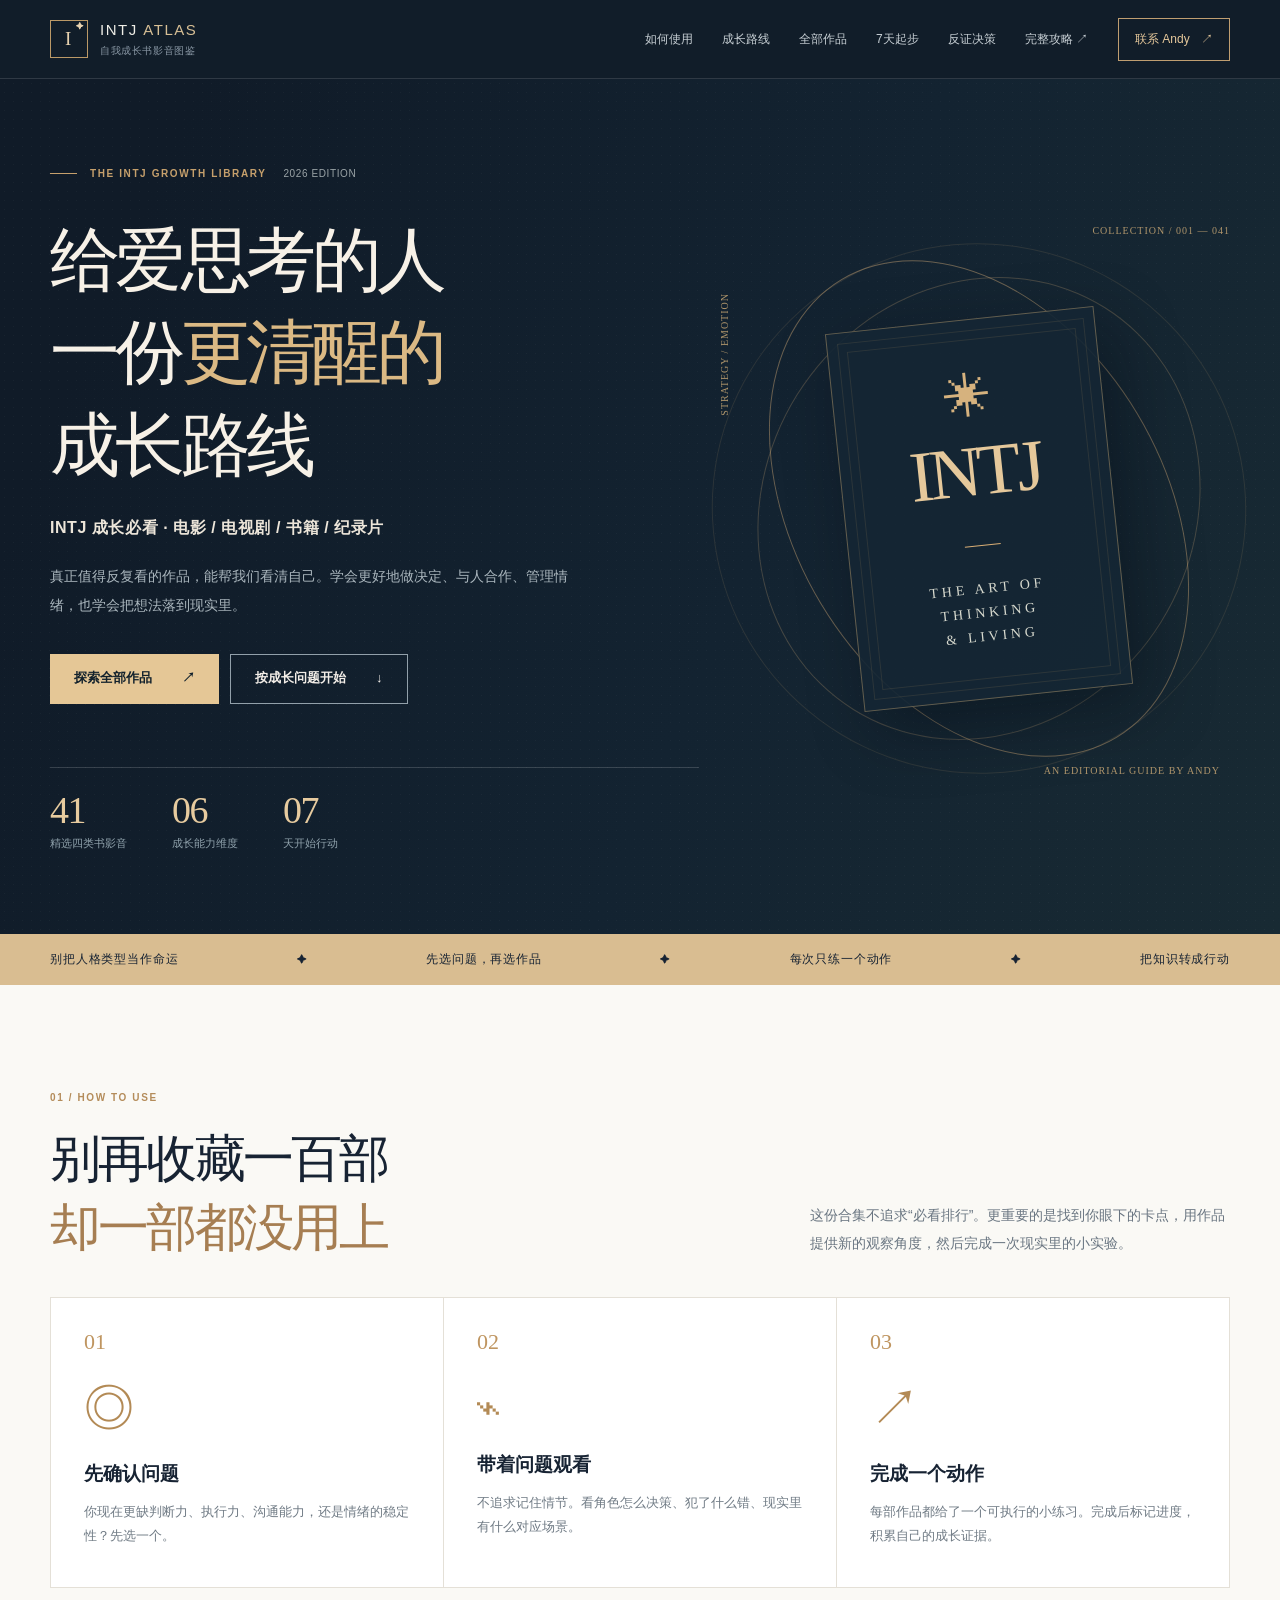
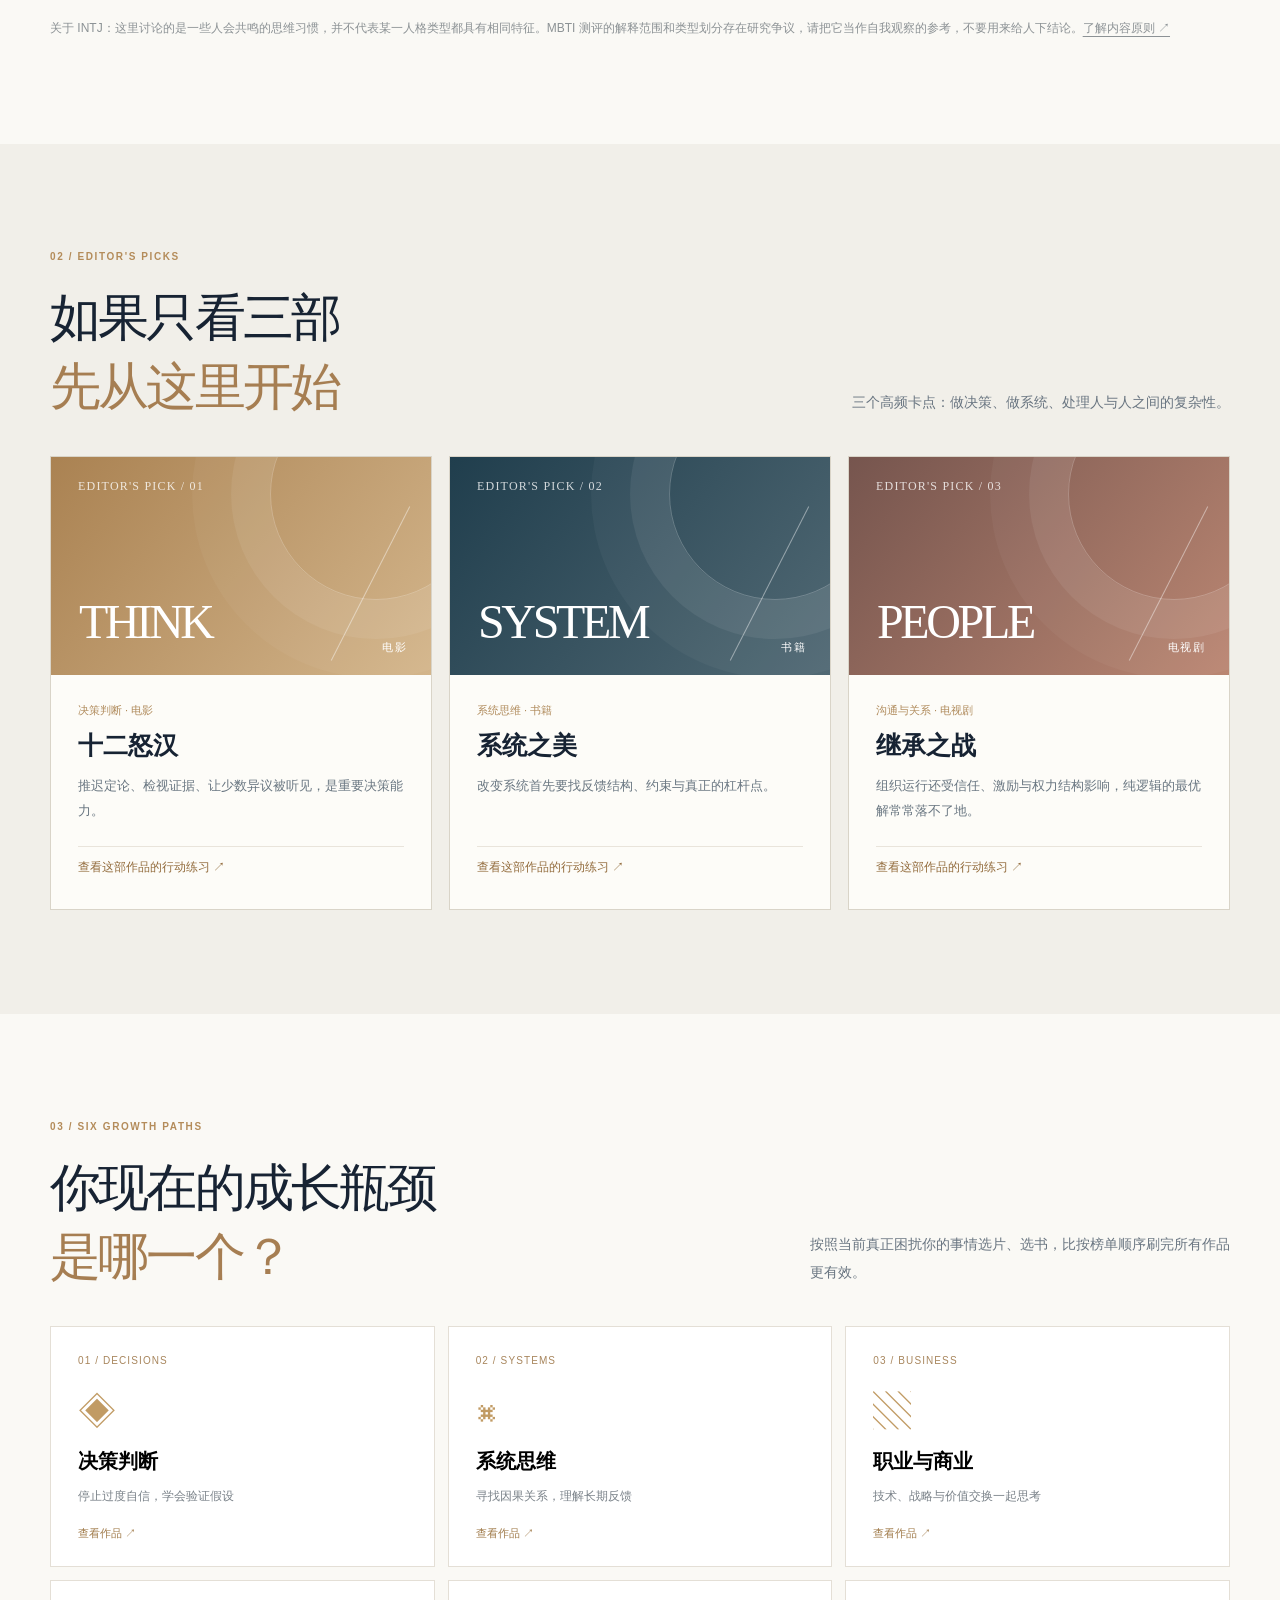
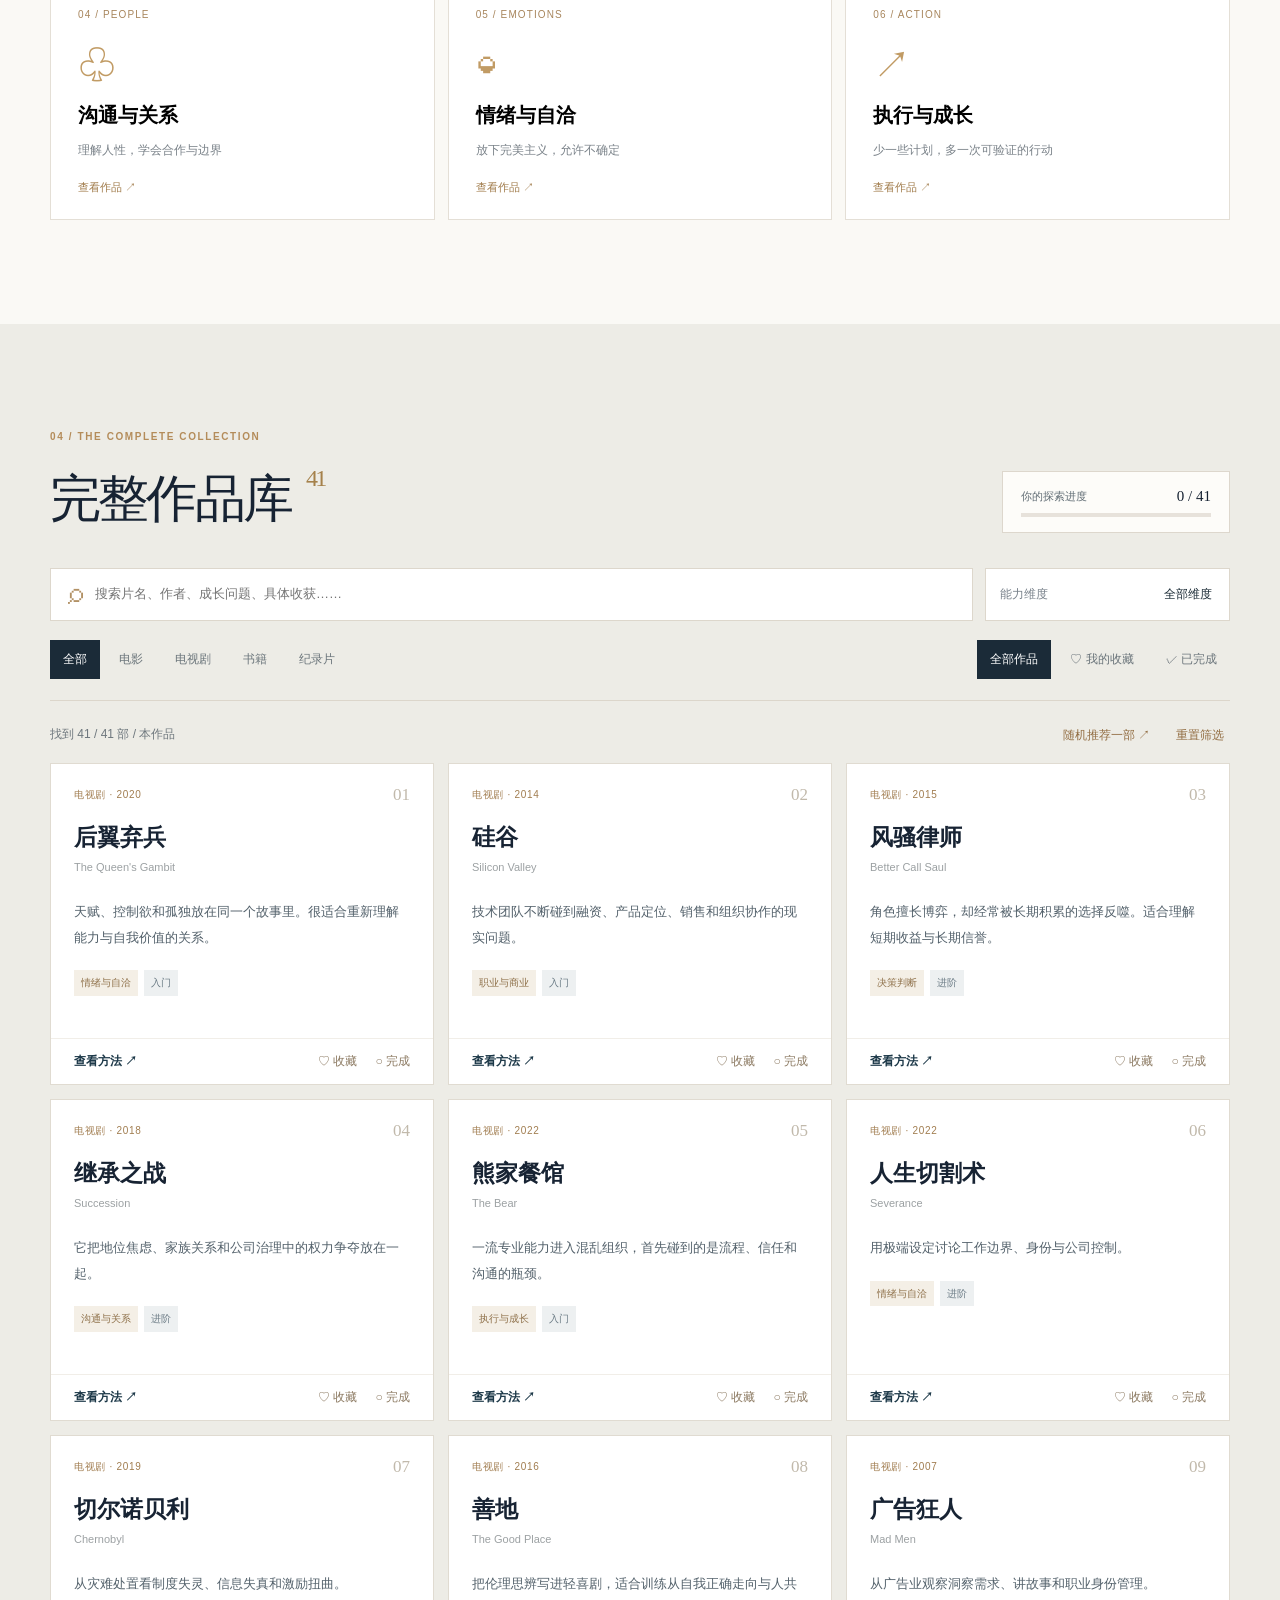
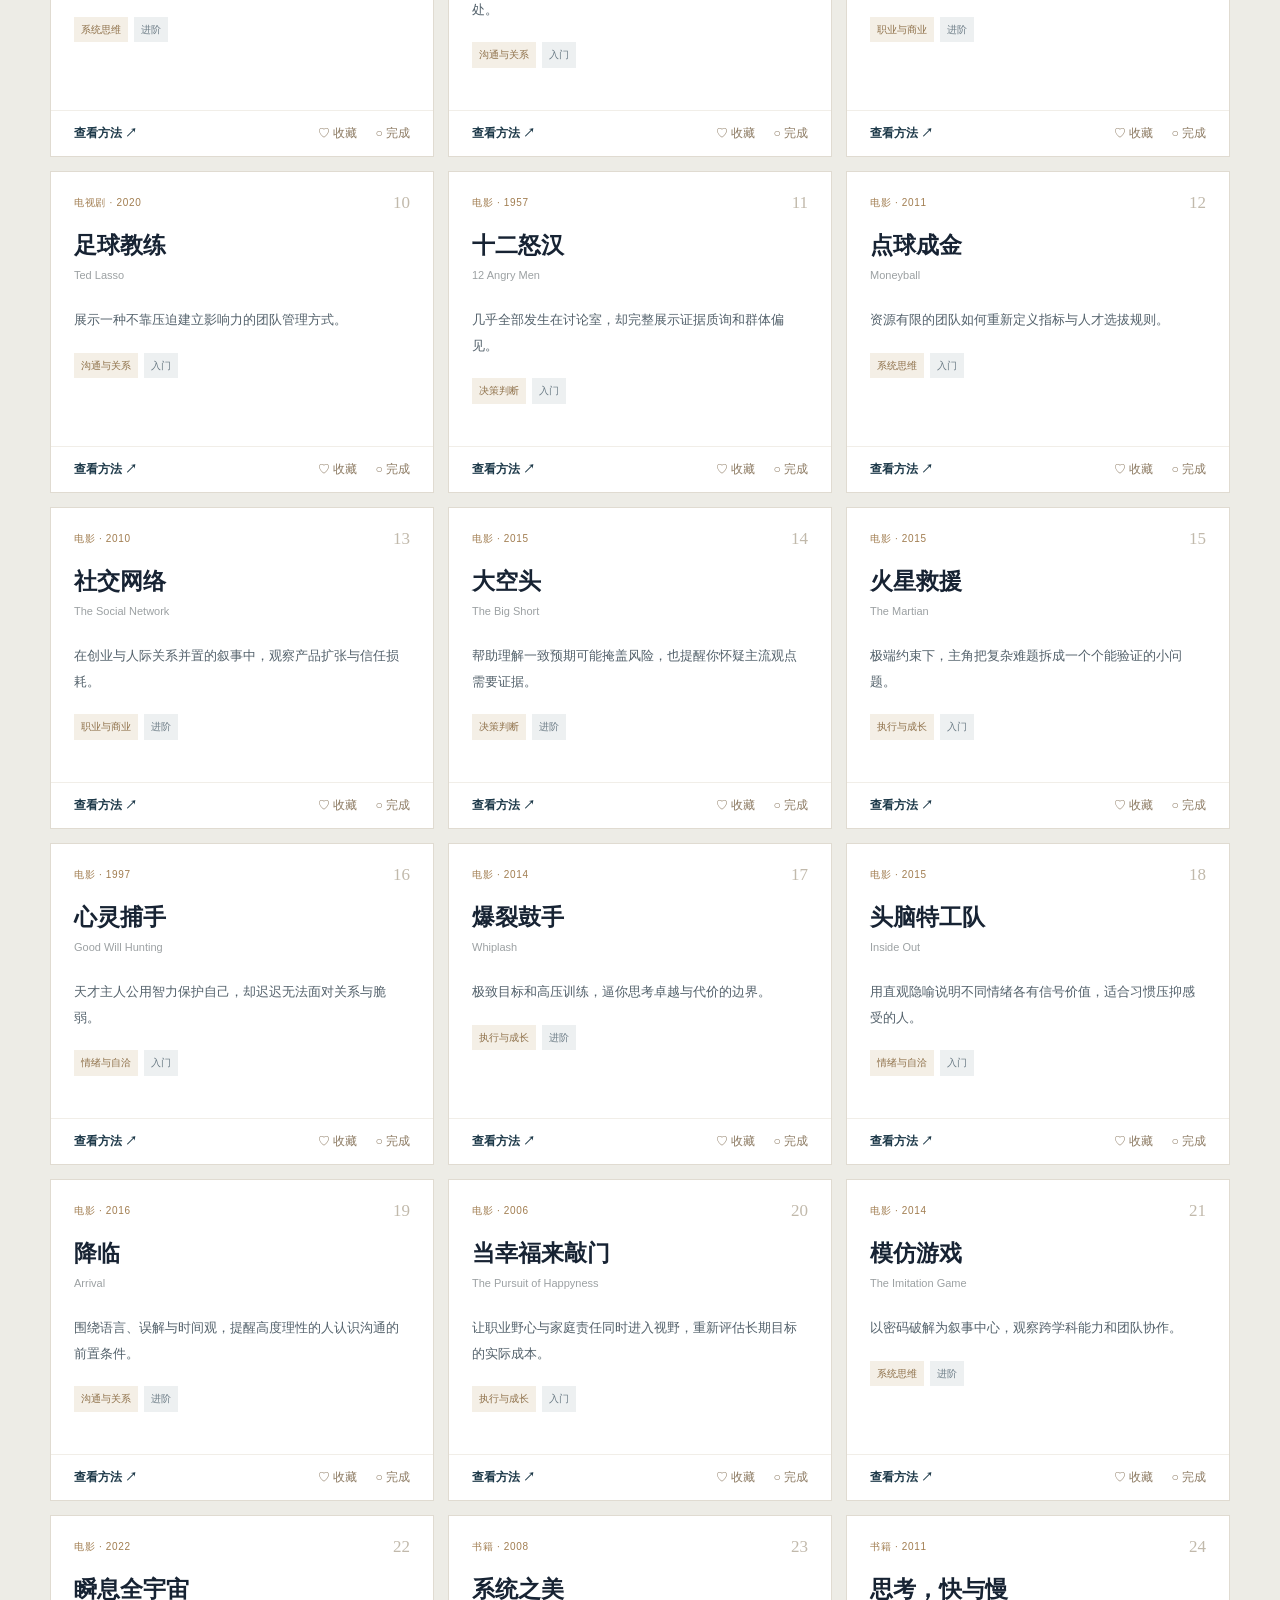
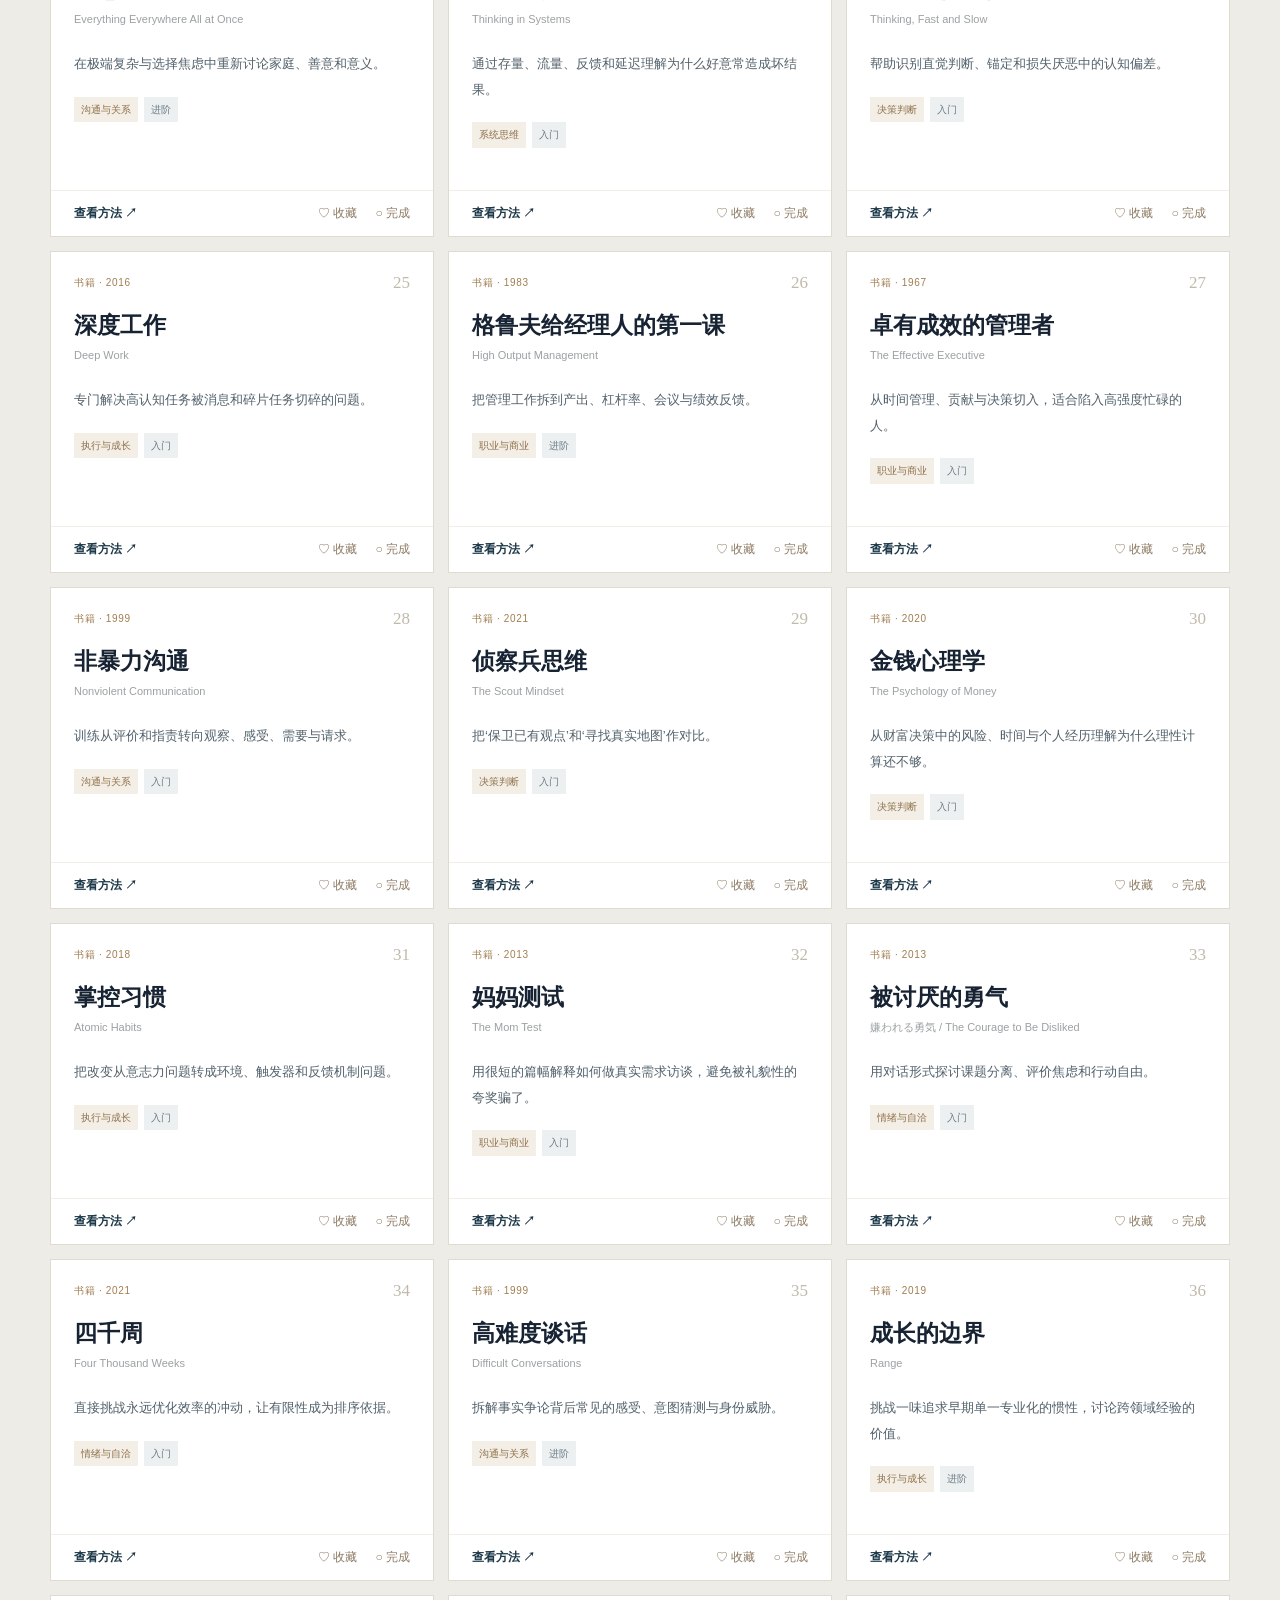
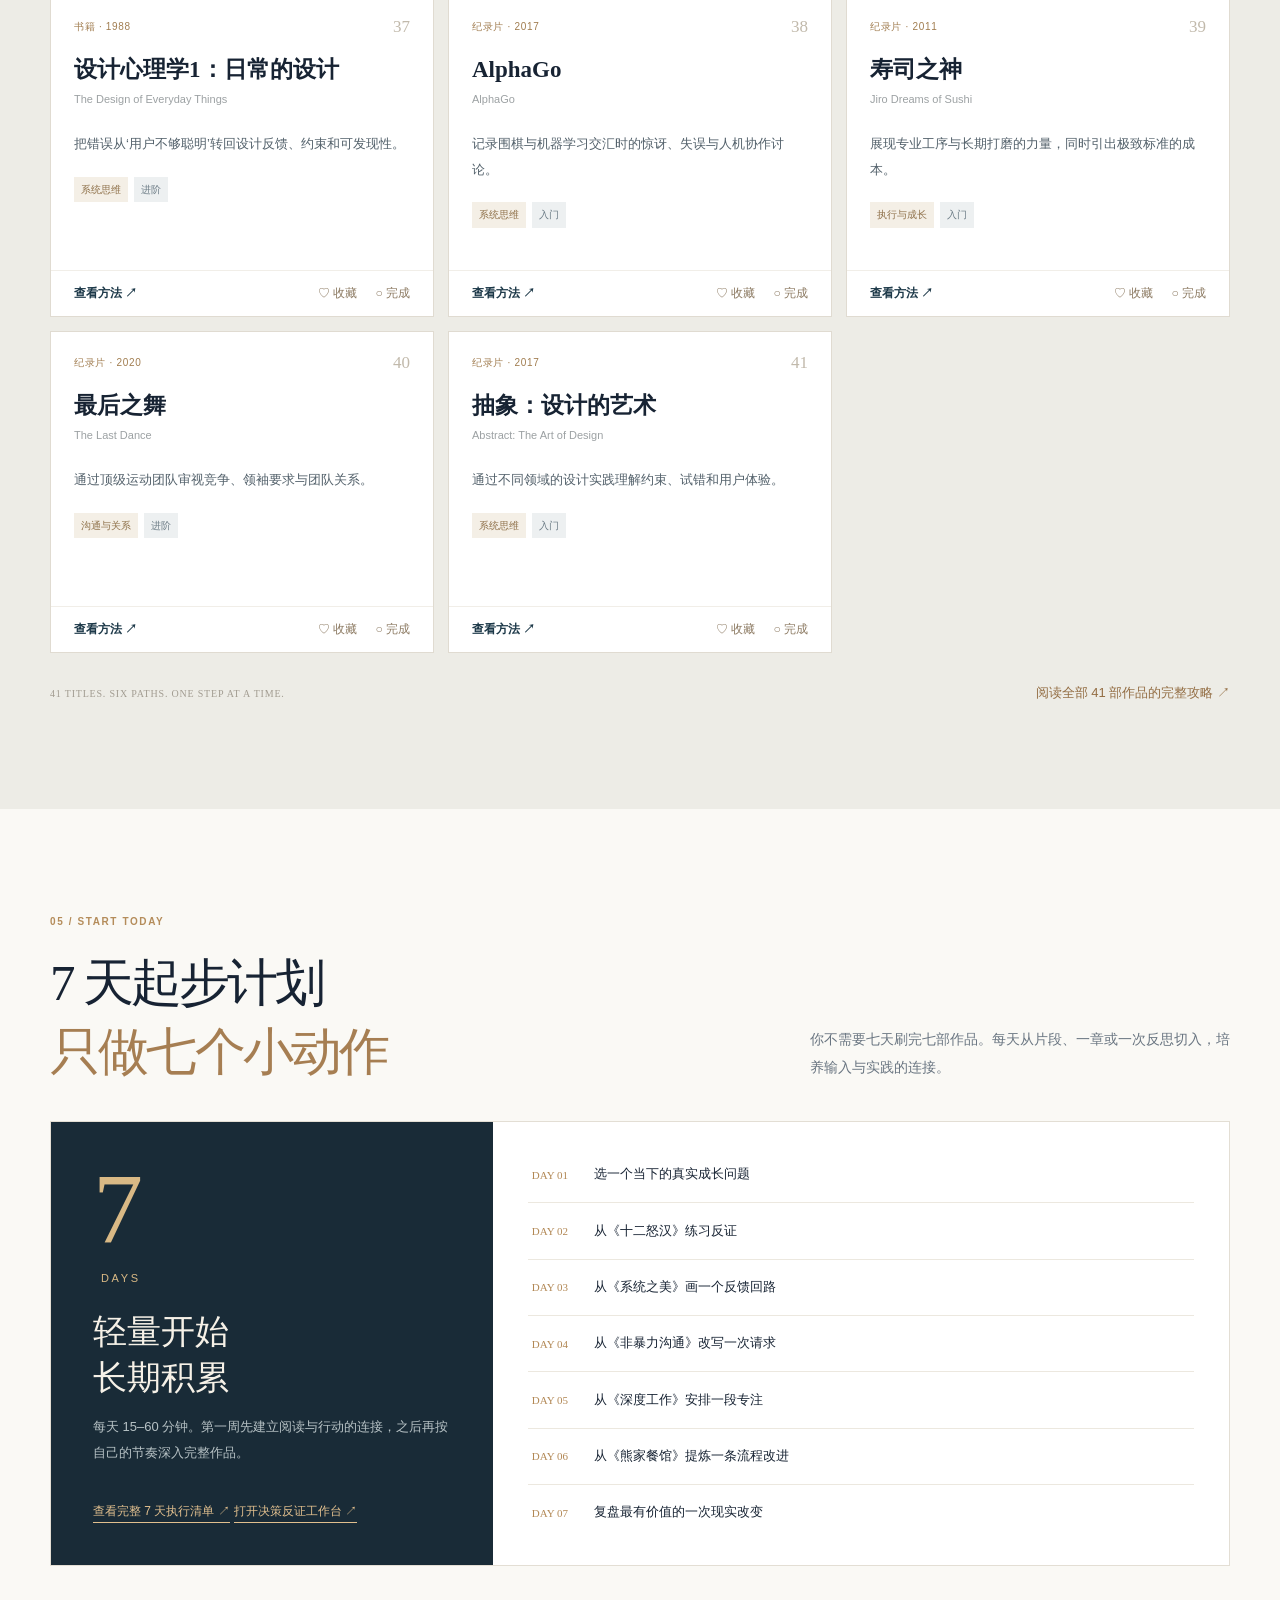
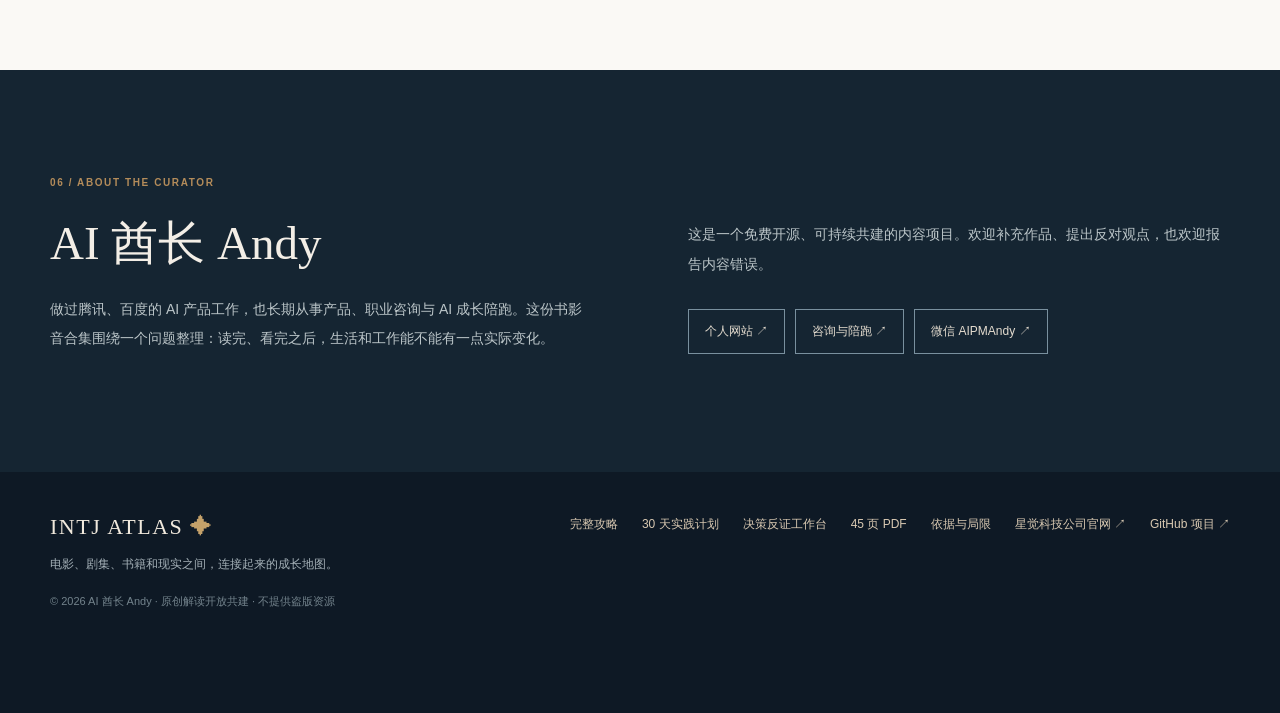
<file: index.html>
<!doctype html>
<html lang="zh-CN"><head>
<meta charset="utf-8">
<meta name="viewport" content="width=device-width,initial-scale=1">
<title>INTJ 成长必看书影音图鉴｜AI 酋长 Andy</title>
<meta name="description" content="INTJ 成长必看 41 部电影、电视剧、书籍与纪录片。按系统思维、决策判断、职业商业、沟通关系、情绪管理与执行成长分类，提供具体练习。">
<meta name="author" content="AI 酋长 Andy">
<meta name="theme-color" content="#101b27">
<link rel="canonical" href="https://aipmandy.github.io/intj-growth-guide/">
<link rel="icon" href="assets/favicon.svg" type="image/svg+xml">
<link rel="icon" href="assets/favicon-32.png" sizes="32x32" type="image/png">
<link rel="apple-touch-icon" href="assets/apple-touch-icon.png">
<meta property="og:type" content="website">
<meta property="og:site_name" content="INTJ ATLAS">
<meta property="og:locale" content="zh_CN">
<meta property="og:title" content="INTJ 成长必看书影音图鉴｜AI 酋长 Andy">
<meta property="og:description" content="41 部作品，六条成长路线，一份真正能动手实践的清单。">
<meta property="og:url" content="https://aipmandy.github.io/intj-growth-guide/">
<meta property="og:image" content="https://aipmandy.github.io/intj-growth-guide/assets/social-preview.png">
<meta property="og:image:width" content="1200">
<meta property="og:image:height" content="630">
<meta property="og:image:alt" content="INTJ 成长必看书影音图鉴：41 部作品，六条成长路线">
<meta name="twitter:card" content="summary_large_image">
<meta name="twitter:title" content="INTJ 成长必看书影音图鉴｜AI 酋长 Andy">
<meta name="twitter:description" content="41 部作品，六条成长路线，一份真正能动手实践的清单。">
<meta name="twitter:image" content="https://aipmandy.github.io/intj-growth-guide/assets/social-preview.png">
<script type="application/ld+json">{"@context":"https://schema.org","@type":"CollectionPage","name":"INTJ 成长必看书影音图鉴","alternateName":"INTJ ATLAS","description":"41 部电影、电视剧、书籍与纪录片，六条成长路线，每条都配一个可以立刻执行的练习。","url":"https://aipmandy.github.io/intj-growth-guide/","inLanguage":"zh-CN","author":{"@type":"Person","name":"AI 酋长 Andy","url":"https://metaver.vip/"},"isPartOf":{"@type":"WebSite","name":"INTJ ATLAS","url":"https://aipmandy.github.io/intj-growth-guide/"},"mainEntity":{"@type":"ItemList","numberOfItems":41,"itemListElement":[{"@type":"ListItem","position":1,"name":"后翼弃兵","url":"https://aipmandy.github.io/intj-growth-guide/article.html#series-queen"},{"@type":"ListItem","position":2,"name":"硅谷","url":"https://aipmandy.github.io/intj-growth-guide/article.html#series-silicon"},{"@type":"ListItem","position":3,"name":"风骚律师","url":"https://aipmandy.github.io/intj-growth-guide/article.html#series-saul"},{"@type":"ListItem","position":4,"name":"继承之战","url":"https://aipmandy.github.io/intj-growth-guide/article.html#series-succession"},{"@type":"ListItem","position":5,"name":"熊家餐馆","url":"https://aipmandy.github.io/intj-growth-guide/article.html#series-bear"},{"@type":"ListItem","position":6,"name":"人生切割术","url":"https://aipmandy.github.io/intj-growth-guide/article.html#series-severance"},{"@type":"ListItem","position":7,"name":"切尔诺贝利","url":"https://aipmandy.github.io/intj-growth-guide/article.html#series-chernobyl"},{"@type":"ListItem","position":8,"name":"善地","url":"https://aipmandy.github.io/intj-growth-guide/article.html#series-goodplace"},{"@type":"ListItem","position":9,"name":"广告狂人","url":"https://aipmandy.github.io/intj-growth-guide/article.html#series-madmen"},{"@type":"ListItem","position":10,"name":"足球教练","url":"https://aipmandy.github.io/intj-growth-guide/article.html#series-ted"},{"@type":"ListItem","position":11,"name":"十二怒汉","url":"https://aipmandy.github.io/intj-growth-guide/article.html#film-12angry"},{"@type":"ListItem","position":12,"name":"点球成金","url":"https://aipmandy.github.io/intj-growth-guide/article.html#film-moneyball"},{"@type":"ListItem","position":13,"name":"社交网络","url":"https://aipmandy.github.io/intj-growth-guide/article.html#film-social"},{"@type":"ListItem","position":14,"name":"大空头","url":"https://aipmandy.github.io/intj-growth-guide/article.html#film-bigshort"},{"@type":"ListItem","position":15,"name":"火星救援","url":"https://aipmandy.github.io/intj-growth-guide/article.html#film-martian"},{"@type":"ListItem","position":16,"name":"心灵捕手","url":"https://aipmandy.github.io/intj-growth-guide/article.html#film-will"},{"@type":"ListItem","position":17,"name":"爆裂鼓手","url":"https://aipmandy.github.io/intj-growth-guide/article.html#film-whiplash"},{"@type":"ListItem","position":18,"name":"头脑特工队","url":"https://aipmandy.github.io/intj-growth-guide/article.html#film-inside"},{"@type":"ListItem","position":19,"name":"降临","url":"https://aipmandy.github.io/intj-growth-guide/article.html#film-arrival"},{"@type":"ListItem","position":20,"name":"当幸福来敲门","url":"https://aipmandy.github.io/intj-growth-guide/article.html#film-pursuit"},{"@type":"ListItem","position":21,"name":"模仿游戏","url":"https://aipmandy.github.io/intj-growth-guide/article.html#film-imitation"},{"@type":"ListItem","position":22,"name":"瞬息全宇宙","url":"https://aipmandy.github.io/intj-growth-guide/article.html#film-everything"},{"@type":"ListItem","position":23,"name":"系统之美","url":"https://aipmandy.github.io/intj-growth-guide/article.html#book-systems"},{"@type":"ListItem","position":24,"name":"思考，快与慢","url":"https://aipmandy.github.io/intj-growth-guide/article.html#book-fastslow"},{"@type":"ListItem","position":25,"name":"深度工作","url":"https://aipmandy.github.io/intj-growth-guide/article.html#book-deepwork"},{"@type":"ListItem","position":26,"name":"格鲁夫给经理人的第一课","url":"https://aipmandy.github.io/intj-growth-guide/article.html#book-highoutput"},{"@type":"ListItem","position":27,"name":"卓有成效的管理者","url":"https://aipmandy.github.io/intj-growth-guide/article.html#book-effective"},{"@type":"ListItem","position":28,"name":"非暴力沟通","url":"https://aipmandy.github.io/intj-growth-guide/article.html#book-nvc"},{"@type":"ListItem","position":29,"name":"侦察兵思维","url":"https://aipmandy.github.io/intj-growth-guide/article.html#book-scout"},{"@type":"ListItem","position":30,"name":"金钱心理学","url":"https://aipmandy.github.io/intj-growth-guide/article.html#book-psychmoney"},{"@type":"ListItem","position":31,"name":"掌控习惯","url":"https://aipmandy.github.io/intj-growth-guide/article.html#book-atomic"},{"@type":"ListItem","position":32,"name":"妈妈测试","url":"https://aipmandy.github.io/intj-growth-guide/article.html#book-mom"},{"@type":"ListItem","position":33,"name":"被讨厌的勇气","url":"https://aipmandy.github.io/intj-growth-guide/article.html#book-courage"},{"@type":"ListItem","position":34,"name":"四千周","url":"https://aipmandy.github.io/intj-growth-guide/article.html#book-4000"},{"@type":"ListItem","position":35,"name":"高难度谈话","url":"https://aipmandy.github.io/intj-growth-guide/article.html#book-difficult"},{"@type":"ListItem","position":36,"name":"成长的边界","url":"https://aipmandy.github.io/intj-growth-guide/article.html#book-range"},{"@type":"ListItem","position":37,"name":"设计心理学1：日常的设计","url":"https://aipmandy.github.io/intj-growth-guide/article.html#book-design"},{"@type":"ListItem","position":38,"name":"AlphaGo","url":"https://aipmandy.github.io/intj-growth-guide/article.html#doc-alphago"},{"@type":"ListItem","position":39,"name":"寿司之神","url":"https://aipmandy.github.io/intj-growth-guide/article.html#doc-jiro"},{"@type":"ListItem","position":40,"name":"最后之舞","url":"https://aipmandy.github.io/intj-growth-guide/article.html#doc-lastdance"},{"@type":"ListItem","position":41,"name":"抽象：设计的艺术","url":"https://aipmandy.github.io/intj-growth-guide/article.html#doc-abstract"}]}}</script>
<style>:root{--ink:#172333;--slate:#516070;--muted:#74808a;--cream:#f7f5f0;--paper:#fffefa;--navy:#111d29;--navy2:#1a2b39;--gold:#c6a06c;--line:#e4e0d7;--serif:'Songti SC','Noto Serif CJK SC','STSong','Source Han Serif SC',serif;--sans:-apple-system,BlinkMacSystemFont,'PingFang SC','Microsoft YaHei',sans-serif}*{box-sizing:border-box}html{scroll-behavior:smooth}body{margin:0;background:var(--cream);color:var(--ink);font:15px/1.75 var(--sans);-webkit-font-smoothing:antialiased}button,input,select{font:inherit}button{cursor:pointer}a{color:inherit;text-decoration:none}button:focus-visible,a:focus-visible,input:focus-visible,select:focus-visible{outline:2px solid #d7a25f;outline-offset:3px}button[hidden],div[hidden]{display:none!important}.container{width:min(1180px,calc(100% - 68px));margin:0 auto}.skip{position:absolute;top:-100px;left:10px;background:#fff;z-index:100;padding:12px}.skip:focus{top:10px}.nav{background:var(--navy);color:#efeee7;border-bottom:1px solid #ffffff20;position:sticky;top:0;z-index:30;backdrop-filter:blur(16px)}.nav-inner{height:78px;display:flex;align-items:center;gap:30px}.brand{display:flex;align-items:center;gap:12px;letter-spacing:.1em;font-size:15px;line-height:1.1;white-space:nowrap}.brand-mark{width:38px;height:38px;border:1px solid #bb9967;color:#e7d1af;display:grid;place-items:center;font:500 19px var(--serif);position:relative}.brand-mark span{position:absolute;font:8px var(--sans);right:2px;top:1px}.brand strong{font-weight:500;color:#d7bf95}.brand small{display:block;margin-top:6px;letter-spacing:.06em;font-size:10px;color:#8997a4}.navlinks{display:flex;gap:29px;margin-left:auto}.navlinks a{font-size:12px;color:#c8d0d5;white-space:nowrap}.navlinks a:hover{color:#efd4ab}.nav-contact{border:1px solid #bf9e71;background:transparent;color:#e6c89b;padding:10px 16px;font-size:12px;white-space:nowrap}.nav-contact span{padding-left:8px}.hero{position:relative;overflow:hidden;color:#f7f1e7;background:linear-gradient(113deg,#101b28 12%,#132331 58%,#182a33 100%)}.hero-noise{position:absolute;inset:0;opacity:.23;pointer-events:none;background-image:radial-gradient(#ffffff25 0.5px,transparent 0.5px);background-size:9px 9px}.hero-grid{min-height:690px;display:grid;grid-template-columns:1.1fr .85fr;gap:30px;align-items:center;padding:86px 0 81px}.hero-main{position:relative;z-index:1}.eyebrow,.small-kicker{display:flex;align-items:center;gap:13px;color:var(--gold);letter-spacing:.16em;font-size:10px;font-weight:700}.eyebrow-line{width:27px;height:1px;background:var(--gold)}.edition{color:#9ba4a7;font-weight:400;letter-spacing:.06em;margin-left:4px}.hero h1{font:500 clamp(47px,5.5vw,77px)/1.32 var(--serif);letter-spacing:-.065em;margin:31px 0 22px}.hero h1 span{color:#dbb984}.hero-title{font-size:16px;font-weight:600;letter-spacing:.035em;color:#ece5d9}.hero-copy{font-size:14px;color:#aab6bd;max-width:520px;line-height:2.05;margin:20px 0 34px}.hero-actions{display:flex;flex-wrap:wrap;gap:11px}.btn{min-height:50px;padding:11px 24px;display:inline-flex;justify-content:space-between;align-items:center;gap:30px;font-size:13px;font-weight:600}.btn-primary{background:#e5c796;color:#12212c}.btn-primary:hover{background:#f4dcb3}.btn-outline{border:1px solid #92a0aa;color:#f3eee8}.btn-outline:hover{border-color:white}.hero-meta{display:flex;gap:45px;border-top:1px solid #ffffff29;margin-top:63px;padding-top:20px}.hero-meta div{display:flex;flex-direction:column}.hero-meta strong{font:400 38px var(--serif);letter-spacing:-.04em;color:#e7cb9f}.hero-meta span{font-size:11px;color:#90a2ac;margin-top:2px}.hero-art{position:relative;height:600px;min-width:0;display:grid;place-items:center}.art-ellipse{position:absolute;border:1px solid #c9a57478;border-radius:50%;transform:rotate(-31deg)}.art-ellipse.e1{width:370px;height:535px}.art-ellipse.e2{width:430px;height:475px;transform:rotate(32deg);border-color:#c9a57444}.art-ellipse.e3{width:530px;height:535px;transform:rotate(-70deg);border-color:#c9a57422}.art-center{position:relative;border:1px solid #cfab736b;background:#142634e8;width:270px;height:380px;padding:33px;display:flex;flex-direction:column;align-items:center;justify-content:center;box-shadow:15px 22px 65px #03081160;transform:rotate(-6deg)}.art-center:before,.art-center:after{content:'';position:absolute;inset:10px;border:1px solid #c09b6424}.art-center:after{inset:19px}.art-star{font:47px var(--serif);color:#d6b27e;margin-bottom:4px}.art-letters{font:500 72px/1.2 Georgia,serif;letter-spacing:-.06em;color:#e5c89b}.art-line{width:36px;height:1px;background:#d9ae75;margin:31px}.art-subtitle{font:14px/1.7 Georgia,serif;letter-spacing:.27em;color:#d7d9ce;text-align:center}.art-coordinates,.art-note{position:absolute;font:10px Georgia,serif;letter-spacing:.1em;color:#af956b}.art-coordinates{top:16px;right:0}.art-note-top{top:84px;left:-10px;writing-mode:vertical-rl;transform:rotate(180deg)}.art-note-bottom{bottom:33px;right:10px}.ticker{background:#d9bd91;color:#172333}.ticker-inner{display:flex;align-items:center;justify-content:space-between;gap:10px;padding:15px 0;font-size:12px;letter-spacing:.07em}.ticker i{font-size:10px;font-style:normal}.section{padding:104px 0}.section.light{background:#faf9f5}.section-head{display:flex;justify-content:space-between;align-items:end;gap:40px;margin-bottom:35px}.section-head h2{font:500 clamp(34px,4vw,51px)/1.34 var(--serif);letter-spacing:-.055em;margin:19px 0 0}.section-head h2 em{font-style:normal;color:#a67e52}.section-head>p{max-width:420px;color:#697581;font-size:14px;line-height:2;margin:0 0 5px}.small-kicker{color:#b48c5a}.method-grid{display:grid;grid-template-columns:repeat(3,minmax(0,1fr));gap:1px;border:1px solid var(--line);background:var(--line)}.method-grid article{background:#fff;padding:31px 33px 38px;position:relative}.method-index{font:22px Georgia,serif;color:#bf9560}.method-icon{font:50px var(--serif);color:#b38a55;margin:18px 0 15px}.method-grid h3{font-size:19px;font-weight:600;margin:0 0 9px}.method-grid p{font-size:13px;color:#707b85;line-height:1.9;margin:0}.disclaimer{font-size:12px;color:#8c9295;margin:28px 0 0;line-height:2}.disclaimer a{text-decoration:underline;text-underline-offset:4px}.featured-section{background:#f1efe9}.featured-grid{display:grid;grid-template-columns:repeat(3,minmax(0,1fr));gap:17px}.featured-card{border:1px solid #d9d4c8;background:#fdfcf8;overflow:hidden;display:flex;flex-direction:column}.feature-art{min-height:218px;padding:26px 28px;position:relative;overflow:hidden;display:flex;align-items:end;color:#fff}.feature-art:before{content:'';position:absolute;width:210px;height:210px;right:-51px;top:-69px;border:1px solid #ffffff3c;border-radius:50%;box-shadow:0 0 0 39px #ffffff11,0 0 0 78px #ffffff09}.feature-art:after{content:'';position:absolute;right:60px;top:40px;height:173px;border-right:1px solid #ffffff70;transform:rotate(27deg)}.feature-art .art-number{position:absolute;top:22px;left:27px;font:12px Georgia,serif;letter-spacing:.1em;color:#ffffffca}.feature-art .feature-word{font:500 48px/1.15 Georgia,var(--serif);letter-spacing:-.07em;position:relative;z-index:1}.feature-art .feature-kind{position:absolute;right:24px;bottom:20px;font:11px Georgia,serif;letter-spacing:.12em;z-index:1}.feature-art.gold{background:linear-gradient(130deg,#aa8252,#d3b58b)}.feature-art.blue{background:linear-gradient(130deg,#203e4d,#516974)}.feature-art.rust{background:linear-gradient(130deg,#76554e,#ba8672)}.feature-body{padding:26px 27px 31px;display:flex;flex-direction:column;flex:1}.feature-body .mini-label{font-size:11px;color:#b08b5c}.feature-body h3{font:600 25px var(--serif);margin:9px 0 7px}.feature-body p{font-size:13px;color:#697681;line-height:1.9;margin:5px 0 22px}.feature-body button{margin-top:auto;text-align:left;padding:10px 0 0;border:0;border-top:1px solid #e9e4db;background:transparent;font-size:12px;color:#936c3d}.routes-section{background:#faf9f5}.route-grid{display:grid;grid-template-columns:repeat(3,minmax(0,1fr));gap:13px}.route-grid button{border:1px solid #e4dfd6;background:white;text-align:left;padding:25px 27px 22px;display:flex;flex-direction:column;min-height:224px;transition:transform .2s,border .2s}.route-grid button:hover{transform:translateY(-3px);border-color:#bf995d}.route-index{font-size:10px;letter-spacing:.11em;color:#a8865d}.route-glyph{font:38px/1 var(--serif);color:#c19b64;margin:23px 0 14px}.route-grid strong{font-size:20px;font-weight:600}.route-grid button>span:nth-last-child(2){font-size:12px;color:#7a8289;margin-top:7px}.route-grid i{font-size:11px;color:#a07b4a;margin-top:17px;font-style:normal}.catalog-section{background:#edece6}.catalog-top{align-items:end}.title-count{display:inline-block;font:24px Georgia,serif;color:#a5814b;vertical-align:top;margin:0 0 0 15px}.progress-widget{background:#fdfcf9;border:1px solid #ddd7cd;padding:15px 18px;width:228px;display:grid;grid-template-columns:1fr auto;gap:7px 13px;align-items:center}.progress-widget span{font-size:11px;color:#606c74}.progress-widget strong{font:15px Georgia,serif}.progress-track{width:100%;height:4px;background:#e7e2db;grid-column:1/3;grid-row:2}.progress-value{height:100%;background:#b68b53;width:0;transition:width .3s}.catalog-tools{display:grid;grid-template-columns:1fr 245px;gap:12px}.search-box{position:relative;display:flex;align-items:center;background:#fff;border:1px solid #ddd7cc;height:53px}.search-box span{font-size:30px;color:#b29165;margin:0 12px 5px 17px}.search-box input{border:0;outline:0;background:transparent;flex:1;min-width:0;padding:15px 10px 15px 0;font-size:13px}.select-wrap{display:flex;align-items:center;gap:6px;background:#fff;border:1px solid #ddd7cc;padding:0 14px;font-size:12px;color:#78818a}.select-wrap span{white-space:nowrap}.select-wrap select{appearance:none;background:transparent;border:0;outline:0;color:#1a2a35;flex:1;min-width:0;text-align:right;padding:14px 3px}.filter-bar{display:flex;align-items:center;justify-content:space-between;gap:15px;border-bottom:1px solid #dcd6cb;padding:19px 0 21px;flex-wrap:wrap}.kind-filters,.save-filters{display:flex;gap:6px;flex-wrap:wrap}.kind-filters button,.save-filters button{padding:8px 12px;font-size:12px;border:1px solid transparent;background:transparent;color:#6b757b}.kind-filters button[aria-pressed="true"],.save-filters button[aria-pressed="true"]{background:#1b2b38;color:white}.kind-filters button:hover,.save-filters button:hover{border-color:#b6a793}.results-line{display:flex;justify-content:space-between;gap:10px;margin:23px 0 16px;color:#6e777d;font-size:12px}.results-line button{border:0;background:transparent;color:#926d42;font-size:12px;margin-left:14px}.catalog-grid{display:grid;grid-template-columns:repeat(3,minmax(0,1fr));gap:14px}.work-card{background:#fff;border:1px solid #e0dbd1;display:flex;flex-direction:column;min-height:322px}.work-card-head{display:flex;justify-content:space-between;align-items:center;padding:21px 23px 0}.work-kind{font-size:10px;color:#a17d50;letter-spacing:.07em}.card-no{font:17px Georgia,serif;color:#c1b9ab}.work-main{padding:17px 23px 17px;flex:1}.work-main h3{font:600 23px/1.4 var(--serif);margin:0 0 5px}.work-original{font-size:11px;color:#9ca1a3;margin:0 0 21px;min-height:19px;line-height:1.5}.work-reason{font-size:13px;line-height:1.95;color:#53616b;margin:0 0 20px}.work-tags{display:flex;flex-wrap:wrap;gap:6px}.work-tags span{padding:4px 7px;font-size:10px;color:#8e7049;background:#f4efe6}.work-tags .level{background:#edf0f1;color:#6b7b85}.work-card-bottom{border-top:1px solid #f1eee8;display:flex;align-items:stretch;gap:0;padding:0 14px}.work-card-bottom button{border:0;background:transparent;color:#8c7a62;font-size:12px;padding:12px 9px;white-space:nowrap}.work-card-bottom button.action-detail{margin-right:auto;color:#1c3848;font-weight:600}.work-card-bottom button[aria-pressed="true"]{color:#b07838;font-weight:700}.work-card:hover{border-color:#c2a478}.empty-state{border:1px dashed #cbc0b3;background:#fffefa;padding:55px 20px;text-align:center}.empty-state strong{font:500 26px var(--serif)}.empty-state p{color:#77828a}.empty-state button{background:#172a38;color:white;border:0;padding:12px 23px}.catalog-end{display:flex;align-items:center;justify-content:space-between;gap:18px;padding-top:29px;color:#a29c91}.catalog-end span{font:10px Georgia,serif;letter-spacing:.08em}.catalog-end a{color:#936d43;font-size:13px}.plan-section{background:#faf9f5}.plan-grid{display:grid;grid-template-columns:.75fr 1.25fr;gap:0;background:white;border:1px solid #e3ded4}.plan-intro{background:#192b37;color:#f6f1e7;padding:42px}.plan-ornament{font:100px/.9 Georgia,serif;color:#d9b985;display:block;letter-spacing:-.12em}.plan-ornament span{font:11px var(--sans);letter-spacing:.24em;display:block;margin:18px 0 0 8px}.plan-intro h3{font:500 34px var(--serif);margin:25px 0 10px}.plan-intro p{font-size:13px;color:#b7c2c5;line-height:2}.plan-intro a{display:inline-block;margin-top:22px;color:#e1bf8e;font-size:12px;border-bottom:1px solid #e1bf8e}.plan-list{list-style:none;margin:0;padding:25px 35px;display:grid}.plan-list li{display:flex;gap:26px;align-items:center;padding:14px 4px;border-bottom:1px solid #ece8df;font-size:13px}.plan-list li:last-child{border:0}.plan-list b{font:11px Georgia,serif;color:#b28855;white-space:nowrap}.about-section{background:#152532;color:#f3eee6}.about-grid{display:grid;grid-template-columns:1fr 1fr;gap:95px}.about-section h2{font:500 47px var(--serif);margin:20px 0}.about-section p{color:#bbc5c8;font-size:14px;line-height:2.1}.about-aside{padding-top:32px}.about-cta{display:flex;gap:10px;flex-wrap:wrap;margin-top:30px}.about-cta a,.about-cta button{padding:11px 16px;font-size:12px;border:1px solid #79909e;background:transparent;color:#e4dccf}.about-cta a:hover,.about-cta button:hover{border-color:#e2c597}.footer{background:#0e1925;color:#f0e8dc;padding:42px 0 100px}.footer-main{display:flex;justify-content:space-between;align-items:start;gap:36px}.footer strong{font:22px Georgia,serif;letter-spacing:.07em}.footer strong span{color:#c4a16a}.footer p{color:#a4b0b7;font-size:12px}.footer small{font-size:11px;color:#73838c}.footer-links{display:flex;gap:14px 24px;flex-wrap:wrap;font-size:12px;color:#d9c9b2}.mobile-action{display:none}.detail-dialog,.contact-dialog{position:fixed;border:1px solid #bda079;background:#fffefa;color:var(--ink);box-shadow:0 25px 80px #02060a77;width:min(660px,calc(100% - 32px));max-height:89vh;padding:42px;overflow:auto}.detail-dialog::backdrop,.contact-dialog::backdrop{background:#08131bcc;backdrop-filter:blur(6px)}.dialog-x{position:absolute;right:14px;top:10px;border:0;background:transparent;color:#71808c;font:30px/1 var(--serif);padding:10px}.detail-dialog h2,.contact-dialog h2{font:500 39px/1.4 var(--serif);margin:15px 0 6px}.detail-original{color:#9e968c;font-size:13px}.detail-meta{display:flex;gap:9px;flex-wrap:wrap;margin:18px 0 30px;color:#936b3b;font-size:12px}.detail-meta span{background:#f3ece0;padding:5px 10px}.detail-dialog h3{color:#967042;font-size:13px;margin:20px 0 7px}.detail-dialog p{font-size:14px;line-height:2;margin:0}.detail-warn{margin:16px 0;color:#aa6b48;font-size:12px}.dialog-actions{display:flex;gap:10px;flex-wrap:wrap;margin-top:27px}.dialog-actions button,.dialog-actions a{border:1px solid #233c4c;padding:11px 14px;color:#172a38;font-size:12px;background:white}.dialog-actions .primary{background:#172a38;color:white}.contact-dialog>p{color:#697681}.wechat-number{display:flex;align-items:center;gap:16px;border:1px solid #dcd4ca;background:#f5f0e9;padding:13px 17px;margin-top:22px}.wechat-number strong{flex:1;font-size:23px}.wechat-number button{border:0;background:#192c39;color:white;padding:10px 16px}.contact-dialog>a{color:#946f45;font-size:13px;text-decoration:underline;text-underline-offset:4px}@media(max-width:1100px){.navlinks{gap:14px}.hero-grid{grid-template-columns:1fr .7fr}.hero-art{height:510px}.art-ellipse.e3{width:430px}.art-ellipse.e2{width:350px}.art-ellipse.e1{width:310px}.art-center{width:230px;height:330px}.art-letters{font-size:60px}.art-note-top{left:0}.catalog-grid{grid-template-columns:repeat(2,minmax(0,1fr))}}@media(max-width:790px){.container{width:min(100% - 40px,1180px)}.nav-inner{height:66px}.navlinks{display:none}.nav-contact{margin-left:auto}.hero-grid{grid-template-columns:1fr;padding:64px 0 50px;min-height:0}.hero-art{display:none}.hero h1{font-size:clamp(43px,10vw,72px)}.hero-meta{margin-top:48px}.ticker-inner{flex-wrap:wrap;justify-content:center;padding:12px 0}.ticker i:nth-of-type(3){display:none}.section{padding:74px 0}.section-head{display:block}.section-head>p{margin-top:18px}.featured-grid{grid-template-columns:repeat(2,1fr)}.featured-grid .featured-card:last-child{grid-column:1/-1}.route-grid{grid-template-columns:repeat(2,1fr)}.about-grid{gap:30px}}@media(max-width:580px){.container{width:calc(100% - 32px)}.brand small{font-size:9px}.nav-contact{padding:9px 12px}.hero-grid{padding:55px 0 43px}.eyebrow{font-size:9px;gap:8px;flex-wrap:wrap}.edition{display:none}.hero h1{font-size:clamp(37px,10.7vw,51px);margin:24px 0 21px}.hero-title{font-size:13px}.hero-copy{font-size:13px}.hero-actions{flex-direction:column}.btn{width:100%}.hero-meta{gap:0;justify-content:space-between;margin-top:41px}.hero-meta strong{font-size:31px}.hero-meta span{font-size:9px}.ticker-inner{font-size:10px}.ticker i{display:none}.ticker-inner span{white-space:nowrap}.section{padding:61px 0}.section-head h2{font-size:34px}.method-grid,.featured-grid,.route-grid,.catalog-grid{grid-template-columns:1fr}.method-grid article{padding:26px}.featured-grid .featured-card:last-child{grid-column:auto}.route-grid button{min-height:190px}.catalog-tools{grid-template-columns:1fr}.catalog-top .progress-widget{margin-top:20px}.filter-bar{align-items:flex-start}.kind-filters,.save-filters{width:100%;gap:4px}.kind-filters button,.save-filters button{padding:8px 10px}.results-line{flex-direction:column}.results-line button:first-child{margin-left:0}.work-card{min-height:0}.work-main{padding-bottom:28px}.plan-grid,.about-grid{grid-template-columns:1fr}.plan-intro{padding:32px}.plan-ornament{font-size:78px}.plan-list{padding:15px 20px}.plan-list li{gap:17px;font-size:12px}.footer-main{display:block}.footer-links{margin-top:26px}.footer{padding-bottom:120px}.mobile-action{position:fixed;bottom:0;left:0;right:0;display:flex;gap:10px;padding:10px 15px calc(10px + env(safe-area-inset-bottom));background:#111f2b;z-index:25;border-top:1px solid #ffffff33}.mobile-action a,.mobile-action button{width:50%;border:0;text-align:center;background:#e4c494;color:#162632;padding:11px 6px;font-size:13px;font-weight:600}.mobile-action button{background:#314351;color:white}.detail-dialog,.contact-dialog{padding:32px 22px}.detail-dialog h2,.contact-dialog h2{font-size:31px}.wechat-number{flex-wrap:wrap}.wechat-number strong{width:100%}.wechat-number button{width:100%}}
</style></head>
<body>
<a href="#catalog" class="skip">跳转到作品库</a>
<nav class="nav" aria-label="主导航"><div class="container nav-inner"><a href="#top" class="brand"><span class="brand-mark">I<span>✦</span></span><span>INTJ <strong>ATLAS</strong><small>自我成长书影音图鉴</small></span></a><div class="navlinks"><a href="#method">如何使用</a><a href="#routes">成长路线</a><a href="#catalog">全部作品</a><a href="#plan">7天起步</a><a href="decision.html">反证决策</a><a href="article.html">完整攻略 ↗</a></div><button class="nav-contact" type="button" data-contact>联系 Andy <span>↗</span></button></div></nav>
<header class="hero" id="top"><div class="hero-noise"></div><div class="container hero-grid"><div class="hero-main"><div class="eyebrow"><span class="eyebrow-line"></span> THE INTJ GROWTH LIBRARY <span class="edition">2026 EDITION</span></div><h1>给爱思考的人<br>一份<span>更清醒的</span><br>成长路线</h1><p class="hero-title">INTJ 成长必看 · 电影 / 电视剧 / 书籍 / 纪录片</p><p class="hero-copy">真正值得反复看的作品，能帮我们看清自己。学会更好地做决定、与人合作、管理情绪，也学会把想法落到现实里。</p><div class="hero-actions"><a class="btn btn-primary" href="#catalog">探索全部作品 <span>↗</span></a><a class="btn btn-outline" href="#routes">按成长问题开始 <span>↓</span></a></div><div class="hero-meta"><div><strong id="statTotal">41</strong><span>精选四类书影音</span></div><div><strong>06</strong><span>成长能力维度</span></div><div><strong>07</strong><span>天开始行动</span></div></div></div><div class="hero-art" aria-hidden="true"><div class="art-coordinates">COLLECTION / 001 — 041</div><div class="art-ellipse e1"></div><div class="art-ellipse e2"></div><div class="art-ellipse e3"></div><div class="art-center"><span class="art-star">✳</span><span class="art-letters">INTJ</span><span class="art-line"></span><span class="art-subtitle">THE ART OF<br>THINKING<br>& LIVING</span></div><span class="art-note art-note-top">STRATEGY / EMOTION</span><span class="art-note art-note-bottom">AN EDITORIAL GUIDE BY ANDY</span></div></div></header>
<div class="ticker"><div class="container ticker-inner"><span>别把人格类型当作命运</span><i>✦</i><span>先选问题，再选作品</span><i>✦</i><span>每次只练一个动作</span><i>✦</i><span>把知识转成行动</span></div></div>
<section id="method" class="section light"><div class="container"><div class="section-head"><div><span class="small-kicker">01 / HOW TO USE</span><h2>别再收藏一百部<br><em>却一部都没用上</em></h2></div><p>这份合集不追求“必看排行”。更重要的是找到你眼下的卡点，用作品提供新的观察角度，然后完成一次现实里的小实验。</p></div><div class="method-grid"><article><span class="method-index">01</span><div class="method-icon">◎</div><h3>先确认问题</h3><p>你现在更缺判断力、执行力、沟通能力，还是情绪的稳定性？先选一个。</p></article><article><span class="method-index">02</span><div class="method-icon">⌁</div><h3>带着问题观看</h3><p>不追求记住情节。看角色怎么决策、犯了什么错、现实里有什么对应场景。</p></article><article><span class="method-index">03</span><div class="method-icon">↗</div><h3>完成一个动作</h3><p>每部作品都给了一个可执行的小练习。完成后标记进度，积累自己的成长证据。</p></article></div><p class="disclaimer">关于 INTJ：这里讨论的是一些人会共鸣的思维习惯，并不代表某一人格类型都具有相同特征。MBTI 测评的解释范围和类型划分存在研究争议，请把它当作自我观察的参考，不要用来给人下结论。<a href="docs/SOURCES.md">了解内容原则 ↗</a></p></div></section>
<section class="section featured-section"><div class="container"><div class="section-head"><div><span class="small-kicker">02 / EDITOR'S PICKS</span><h2>如果只看三部<br><em>先从这里开始</em></h2></div><p>三个高频卡点：做决策、做系统、处理人与人之间的复杂性。</p></div><div id="featured" class="featured-grid"></div></div></section>
<section id="routes" class="section routes-section"><div class="container"><div class="section-head"><div><span class="small-kicker">03 / SIX GROWTH PATHS</span><h2>你现在的成长瓶颈<br><em>是哪一个？</em></h2></div><p>按照当前真正困扰你的事情选片、选书，比按榜单顺序刷完所有作品更有效。</p></div><div class="route-grid"><button data-route="决策判断" type="button"><span class="route-index">01 / DECISIONS</span><span class="route-glyph">◈</span><strong>决策判断</strong><span>停止过度自信，学会验证假设</span><i>查看作品 ↗</i></button><button data-route="系统思维" type="button"><span class="route-index">02 / SYSTEMS</span><span class="route-glyph">⌘</span><strong>系统思维</strong><span>寻找因果关系，理解长期反馈</span><i>查看作品 ↗</i></button><button data-route="职业与商业" type="button"><span class="route-index">03 / BUSINESS</span><span class="route-glyph">▧</span><strong>职业与商业</strong><span>技术、战略与价值交换一起思考</span><i>查看作品 ↗</i></button><button data-route="沟通与关系" type="button"><span class="route-index">04 / PEOPLE</span><span class="route-glyph">♧</span><strong>沟通与关系</strong><span>理解人性，学会合作与边界</span><i>查看作品 ↗</i></button><button data-route="情绪与自洽" type="button"><span class="route-index">05 / EMOTIONS</span><span class="route-glyph">◒</span><strong>情绪与自洽</strong><span>放下完美主义，允许不确定</span><i>查看作品 ↗</i></button><button data-route="执行与成长" type="button"><span class="route-index">06 / ACTION</span><span class="route-glyph">↗</span><strong>执行与成长</strong><span>少一些计划，多一次可验证的行动</span><i>查看作品 ↗</i></button></div></div></section>
<section id="catalog" class="section catalog-section"><div class="container"><div class="section-head catalog-top"><div><span class="small-kicker">04 / THE COMPLETE COLLECTION</span><h2>完整作品库<span class="title-count" id="allCount">41</span></h2></div><div class="progress-widget"><span>你的探索进度</span><div class="progress-track"><div id="progressBar" class="progress-value"></div></div><strong id="progressLabel">0 / 41</strong></div></div><div class="catalog-tools"><label class="search-box"><span aria-hidden="true">⌕</span><input id="search" type="search" autocomplete="off" placeholder="搜索片名、作者、成长问题、具体收获……" aria-label="搜索作品"></label><label class="select-wrap"><span>能力维度</span><select id="themeSelect" aria-label="筛选能力维度"><option value="all">全部维度</option><option>决策判断</option><option>系统思维</option><option>职业与商业</option><option>沟通与关系</option><option>情绪与自洽</option><option>执行与成长</option></select></label></div><div class="filter-bar"><div class="kind-filters" role="group" aria-label="作品类型"><button type="button" data-kind="all" aria-pressed="true">全部</button><button type="button" data-kind="film" aria-pressed="false">电影</button><button type="button" data-kind="series" aria-pressed="false">电视剧</button><button type="button" data-kind="book" aria-pressed="false">书籍</button><button type="button" data-kind="doc" aria-pressed="false">纪录片</button></div><div class="save-filters" role="group" aria-label="个人进度筛选"><button type="button" data-mode="all" aria-pressed="true">全部作品</button><button type="button" data-mode="favorites" aria-pressed="false">♡ 我的收藏</button><button type="button" data-mode="done" aria-pressed="false">✓ 已完成</button></div></div><div class="results-line"><span id="resultCount" aria-live="polite">共 41 部 / 本作品</span><div><button id="randomPick" type="button">随机推荐一部 ↗</button><button id="resetFilters" type="button">重置筛选</button></div></div><div id="catalogGrid" class="catalog-grid"></div><div id="emptyState" class="empty-state" hidden><strong>没有找到符合条件的作品</strong><p>试着换一个关键词或清除筛选。</p><button id="emptyReset" type="button">查看全部作品 →</button></div><div class="catalog-end"><span>41 TITLES. SIX PATHS. ONE STEP AT A TIME.</span><a href="article.html">阅读全部 41 部作品的完整攻略 ↗</a></div></div></section>
<section id="plan" class="section plan-section"><div class="container"><div class="section-head"><div><span class="small-kicker">05 / START TODAY</span><h2>7 天起步计划<br><em>只做七个小动作</em></h2></div><p>你不需要七天刷完七部作品。每天从片段、一章或一次反思切入，培养输入与实践的连接。</p></div><div class="plan-grid"><div class="plan-intro"><span class="plan-ornament">7<span>DAYS</span></span><h3>轻量开始<br>长期积累</h3><p>每天 15–60 分钟。第一周先建立阅读与行动的连接，之后再按自己的节奏深入完整作品。</p><a href="plan.html#seven">查看完整 7 天执行清单 ↗</a> <a href="decision.html">打开决策反证工作台 ↗</a></div><ol class="plan-list"><li><b>DAY 01</b><span>选一个当下的真实成长问题</span></li><li><b>DAY 02</b><span>从《十二怒汉》练习反证</span></li><li><b>DAY 03</b><span>从《系统之美》画一个反馈回路</span></li><li><b>DAY 04</b><span>从《非暴力沟通》改写一次请求</span></li><li><b>DAY 05</b><span>从《深度工作》安排一段专注</span></li><li><b>DAY 06</b><span>从《熊家餐馆》提炼一条流程改进</span></li><li><b>DAY 07</b><span>复盘最有价值的一次现实改变</span></li></ol></div></div></section>
<section class="section about-section" id="about"><div class="container about-grid"><div><span class="small-kicker">06 / ABOUT THE CURATOR</span><h2>AI 酋长 Andy</h2><p>做过腾讯、百度的 AI 产品工作，也长期从事产品、职业咨询与 AI 成长陪跑。这份书影音合集围绕一个问题整理：读完、看完之后，生活和工作能不能有一点实际变化。</p></div><div class="about-aside"><p>这是一个免费开源、可持续共建的内容项目。欢迎补充作品、提出反对观点，也欢迎报告内容错误。</p><div class="about-cta"><a href="https://metaver.vip/" target="_blank" rel="noopener noreferrer">个人网站 ↗</a><a href="https://metaver.vip/services" target="_blank" rel="noopener noreferrer">咨询与陪跑 ↗</a><button type="button" data-contact>微信 AIPMAndy ↗</button></div></div></div></section>
<footer class="footer"><div class="container footer-main"><div><strong>INTJ ATLAS <span>✦</span></strong><p>电影、剧集、书籍和现实之间，连接起来的成长地图。</p><small>© 2026 AI 酋长 Andy · 原创解读开放共建 · 不提供盗版资源</small></div><div class="footer-links"><a href="article.html">完整攻略</a><a href="plan.html#thirty">30 天实践计划</a><a href="decision.html">决策反证工作台</a><a href="pdf/intj-growth-guide-guide.pdf">45 页 PDF</a><a href="docs/SOURCES.md">依据与局限</a><a href="https://www.a6no1.cn/" target="_blank" rel="noopener noreferrer">星觉科技公司官网 ↗</a><a href="https://github.com/AIPMAndy/intj-growth-guide" target="_blank" rel="noopener noreferrer">GitHub 项目 ↗</a></div></div></footer>
<div class="mobile-action"><a href="#catalog">探索作品</a><button type="button" data-contact>联系 Andy</button></div>
<dialog id="detailDialog" class="detail-dialog" aria-labelledby="detailTitle"><button class="dialog-x" type="button" data-close-detail aria-label="关闭详情">×</button><div id="detailContent"></div></dialog>
<dialog id="contactDialog" class="contact-dialog" aria-labelledby="contactTitle"><button class="dialog-x" type="button" data-close-contact aria-label="关闭联系方式">×</button><span class="small-kicker">GET IN TOUCH</span><h2 id="contactTitle">联系 Andy</h2><p>关于职业发展、AI 成长陪跑和内容合作，可以通过微信找到我。</p><div class="wechat-number"><strong id="wechatValue">AIPMAndy</strong><button type="button" id="copyWechat">复制微信号</button></div><p id="copyMessage" role="status" aria-live="polite">也可以手动搜索 AIPMAndy</p><a href="https://metaver.vip/" target="_blank" rel="noopener noreferrer">先看看我的个人网站 ↗</a></dialog>
<script id="catalogData" type="application/json">[{"id":"series-queen","kind":"series","title":"后翼弃兵","original":"The Queen's Gambit","year":2020,"creator":"Scott Frank、Allan Scott","theme":"情绪与自洽","level":"入门","reason":"天赋、控制欲和孤独放在同一个故事里。很适合重新理解能力与自我价值的关系。","takeaway":"技术上的胜利不能自动解决情绪问题。主动求助和建立支持关系也是能力。","action":"写下你最近一次把输赢当成自我评价的场景，列出一次可以向别人求助的具体事情。","pitfall":"不要浪漫化主角的成瘾和自我伤害行为。","warning":"涉及药物依赖、酒精与心理困扰"},{"id":"series-silicon","kind":"series","title":"硅谷","original":"Silicon Valley","year":2014,"creator":"Mike Judge 等","theme":"职业与商业","level":"入门","reason":"技术团队不断碰到融资、产品定位、销售和组织协作的现实问题。","takeaway":"做出产品、找到用户、形成商业模式，是不同的三件事。","action":"拿自己的一个想法回答三问：谁痛、痛到什么程度、为什么现在付钱。","pitfall":"这是一部讽刺喜剧，不能把剧情当创业标准流程。"},{"id":"series-saul","kind":"series","title":"风骚律师","original":"Better Call Saul","year":2015,"creator":"Vince Gilligan、Peter Gould","theme":"决策判断","level":"进阶","reason":"角色擅长博弈，却经常被长期积累的选择反噬。适合理解短期收益与长期信誉。","takeaway":"聪明只能提升选择的效率，无法免除选择的代价。","action":"复盘一次为了赢下眼前结果而损害长期关系或信誉的决定。","pitfall":"不要把操纵、欺骗等剧情中的手段当成现实建议。","warning":"犯罪、暴力情节"},{"id":"series-succession","kind":"series","title":"继承之战","original":"Succession","year":2018,"creator":"Jesse Armstrong","theme":"沟通与关系","level":"进阶","reason":"它把地位焦虑、家族关系和公司治理中的权力争夺放在一起。","takeaway":"组织运行还受信任、激励与权力结构影响，纯逻辑的最优解常常落不了地。","action":"画出一项工作决策的利益相关者，写出他们各自真正担心的损失。","pitfall":"角色的高压沟通并非成熟领导力。","warning":"粗口、心理操纵和家庭冲突"},{"id":"series-bear","kind":"series","title":"熊家餐馆","original":"The Bear","year":2022,"creator":"Christopher Storer","theme":"执行与成长","level":"入门","reason":"一流专业能力进入混乱组织，首先碰到的是流程、信任和沟通的瓶颈。","takeaway":"个人标准要落成团队能复用的流程，才能形成稳定交付。","action":"选一个经常返工的任务，写一个五步 SOP，并让另一个人试用。","pitfall":"高压、吼叫和焦虑不等于高标准。","warning":"高压冲突、粗口"},{"id":"series-severance","kind":"series","title":"人生切割术","original":"Severance","year":2022,"creator":"Dan Erickson","theme":"情绪与自洽","level":"进阶","reason":"用极端设定讨论工作边界、身份与公司控制。","takeaway":"如果工作吞掉生活的全部，效率指标也解释不了一个人为何要努力。","action":"写出三个不依赖职位头衔的个人身份，再安排一段真正离线的时间。","pitfall":"不要把剧中的设定视为现实科技事实。","warning":"心理惊悚与暴力情节"},{"id":"series-chernobyl","kind":"series","title":"切尔诺贝利","original":"Chernobyl","year":2019,"creator":"Craig Mazin","theme":"系统思维","level":"进阶","reason":"从灾难处置看制度失灵、信息失真和激励扭曲。","takeaway":"坏消息无法向上流动时，局部理性可能积累成系统风险。","action":"为你的团队设计一个允许报告错误且不惩罚报告者的反馈流程。","pitfall":"艺术改编包含戏剧化处理，历史细节需独立核实。","warning":"灾难、受伤与死亡画面"},{"id":"series-goodplace","kind":"series","title":"善地","original":"The Good Place","year":2016,"creator":"Michael Schur","theme":"沟通与关系","level":"入门","reason":"把伦理思辨写进轻喜剧，适合训练从自我正确走向与人共处。","takeaway":"做选择时不能只算个人得失，还要考虑对他人的影响。","action":"挑一次争执，从对方立场完整描述他的合理担忧。","pitfall":"哲学概念在情景喜剧里被大幅简化。"},{"id":"series-madmen","kind":"series","title":"广告狂人","original":"Mad Men","year":2007,"creator":"Matthew Weiner","theme":"职业与商业","level":"进阶","reason":"从广告业观察洞察需求、讲故事和职业身份管理。","takeaway":"用户往往购买一种愿望、身份或结果，技术参数只是其中一部分。","action":"把你正在卖的产品卖点改写成一句客户真正想得到的结果。","pitfall":"剧中的职场歧视与性别刻板印象应作批判性阅读。","warning":"饮酒、吸烟、性别歧视"},{"id":"series-ted","kind":"series","title":"足球教练","original":"Ted Lasso","year":2020,"creator":"Bill Lawrence、Jason Sudeikis 等","theme":"沟通与关系","level":"入门","reason":"展示一种不靠压迫建立影响力的团队管理方式。","takeaway":"信任、好奇心和反馈能提高合作质量，领导者不必总是最会解题的人。","action":"下一次给反馈时，先提出两个理解问题，再给建议。","pitfall":"善意也需要边界和明确的绩效标准。"},{"id":"film-12angry","kind":"film","title":"十二怒汉","original":"12 Angry Men","year":1957,"creator":"Sidney Lumet","theme":"决策判断","level":"入门","reason":"几乎全部发生在讨论室，却完整展示证据质询和群体偏见。","takeaway":"推迟定论、检视证据、让少数异议被听见，是重要决策能力。","action":"对一条你确信的判断，写出三条可能推翻它的证据。","pitfall":"单个故事不能取代真实的司法规则。"},{"id":"film-moneyball","kind":"film","title":"点球成金","original":"Moneyball","year":2011,"creator":"Bennett Miller","theme":"系统思维","level":"入门","reason":"资源有限的团队如何重新定义指标与人才选拔规则。","takeaway":"先弄清真正影响结果的变量，再决定把钱、时间和人力放在哪里。","action":"把你的项目 KPI 分成虚荣指标和真正影响结果的指标。","pitfall":"电影对真实棒球经营史有艺术简化。"},{"id":"film-social","kind":"film","title":"社交网络","original":"The Social Network","year":2010,"creator":"David Fincher","theme":"职业与商业","level":"进阶","reason":"在创业与人际关系并置的叙事中，观察产品扩张与信任损耗。","takeaway":"增长、治理、利益分配和关系成本必须一起考虑。","action":"写出你的创业或合作项目最容易发生争议的三项权益。","pitfall":"电影是戏剧化创作，不可直接视作人物传记事实。"},{"id":"film-bigshort","kind":"film","title":"大空头","original":"The Big Short","year":2015,"creator":"Adam McKay","theme":"决策判断","level":"进阶","reason":"帮助理解一致预期可能掩盖风险，也提醒你怀疑主流观点需要证据。","takeaway":"逆向判断要建立在可核对的事实、机制和风险承担上。","action":"针对你的一项重大判断写下失效条件与可能损失。","pitfall":"影视情节不构成任何金融投资建议。","warning":"金融危机与强烈语言"},{"id":"film-martian","kind":"film","title":"火星救援","original":"The Martian","year":2015,"creator":"Ridley Scott","theme":"执行与成长","level":"入门","reason":"极端约束下，主角把复杂难题拆成一个个能验证的小问题。","takeaway":"先确认物理约束和可用资源，再逐步试错。","action":"选择一个拖延两周的任务，写出第一个可在30分钟完成的验证动作。","pitfall":"科学细节有戏剧化处理，别把电影视为操作手册。"},{"id":"film-will","kind":"film","title":"心灵捕手","original":"Good Will Hunting","year":1997,"creator":"Gus Van Sant","theme":"情绪与自洽","level":"入门","reason":"天才主人公用智力保护自己，却迟迟无法面对关系与脆弱。","takeaway":"承认情绪、接纳帮助和承担亲密关系中的不确定性同样重要。","action":"找一个信任的人，说一件你通常只用分析来回避的感受。","pitfall":"片中治疗场景是戏剧呈现，不能作为心理治疗规范。","warning":"创伤、心理治疗与强烈语言"},{"id":"film-whiplash","kind":"film","title":"爆裂鼓手","original":"Whiplash","year":2014,"creator":"Damien Chazelle","theme":"执行与成长","level":"进阶","reason":"极致目标和高压训练，逼你思考卓越与代价的边界。","takeaway":"努力需要反馈与标准，也必须关注代价和能否长期持续。","action":"给一个高强度目标增加休息、回顾和退出条件。","pitfall":"羞辱与虐待不是必要的教学方法。","warning":"心理虐待、自伤与粗口"},{"id":"film-inside","kind":"film","title":"头脑特工队","original":"Inside Out","year":2015,"creator":"Pete Docter、Ronnie del Carmen","theme":"情绪与自洽","level":"入门","reason":"用直观隐喻说明不同情绪各有信号价值，适合习惯压抑感受的人。","takeaway":"悲伤、害怕与焦虑未必是需要迅速删除的系统错误。","action":"连续三天记录情绪发生的事件、感受和你真正需要的东西。","pitfall":"电影是拟人化叙事，不代表神经科学的完整模型。"},{"id":"film-arrival","kind":"film","title":"降临","original":"Arrival","year":2016,"creator":"Denis Villeneuve","theme":"沟通与关系","level":"进阶","reason":"围绕语言、误解与时间观，提醒高度理性的人认识沟通的前置条件。","takeaway":"建立共同语境，往往比马上给出正确答案更重要。","action":"复盘最近一次误会，找出双方使用却理解不同的两个词。","pitfall":"电影的语言与时间设定属于科幻。"},{"id":"film-pursuit","kind":"film","title":"当幸福来敲门","original":"The Pursuit of Happyness","year":2006,"creator":"Gabriele Muccino","theme":"执行与成长","level":"入门","reason":"让职业野心与家庭责任同时进入视野，重新评估长期目标的实际成本。","takeaway":"制定计划要算资源、现金流与照护责任，而不只是意志力。","action":"给自己的目标做一张现金流、时间和照护资源清单。","pitfall":"个人逆袭故事不代表结构性困境总能靠努力解决。"},{"id":"film-imitation","kind":"film","title":"模仿游戏","original":"The Imitation Game","year":2014,"creator":"Morten Tyldum","theme":"系统思维","level":"进阶","reason":"以密码破解为叙事中心，观察跨学科能力和团队协作。","takeaway":"复杂问题需要算法、资源、团队和制度同时配合。","action":"列出你当前最难的项目还缺哪一种专业能力。","pitfall":"电影对图灵生平和破解过程有重大艺术改编。"},{"id":"film-everything","kind":"film","title":"瞬息全宇宙","original":"Everything Everywhere All at Once","year":2022,"creator":"Daniel Kwan、Daniel Scheinert","theme":"沟通与关系","level":"进阶","reason":"在极端复杂与选择焦虑中重新讨论家庭、善意和意义。","takeaway":"选择过多时，更需要明确自己要维护的关系与价值。","action":"从所有待办中删去一项低价值承诺，留时间和一个重要的人相处。","pitfall":"多重宇宙是叙事设定，不要过度解读为科学论证。","warning":"快速闪烁、暴力与成人幽默"},{"id":"book-systems","kind":"book","title":"系统之美","original":"Thinking in Systems","year":2008,"creator":"Donella H. Meadows","theme":"系统思维","level":"入门","reason":"通过存量、流量、反馈和延迟理解为什么好意常造成坏结果。","takeaway":"改变系统首先要找反馈结构、约束与真正的杠杆点。","action":"画一个你生活里的反馈回路，标出延迟和可能的副作用。","pitfall":"不要把系统图当成对未来的精确预测。"},{"id":"book-fastslow","kind":"book","title":"思考，快与慢","original":"Thinking, Fast and Slow","year":2011,"creator":"Daniel Kahneman","theme":"决策判断","level":"入门","reason":"帮助识别直觉判断、锚定和损失厌恶中的认知偏差。","takeaway":"重要决定需要外部参考、基准率和慢速核查。","action":"做一个决策日志，记录预测、依据、信心和实际结果。","pitfall":"部分心理学经典效应在后续研究中存在可重复性争议，勿把每个效应视为定律。"},{"id":"book-deepwork","kind":"book","title":"深度工作","original":"Deep Work","year":2016,"creator":"Cal Newport","theme":"执行与成长","level":"入门","reason":"专门解决高认知任务被消息和碎片任务切碎的问题。","takeaway":"专注时间需要像会议一样主动安排和保护。","action":"在日历中锁定一段60分钟无消息窗口，只完成一个明确交付。","pitfall":"别把长时间工作等同有效产出，也要允许恢复。"},{"id":"book-highoutput","kind":"book","title":"格鲁夫给经理人的第一课","original":"High Output Management","year":1983,"creator":"Andrew S. Grove","theme":"职业与商业","level":"进阶","reason":"把管理工作拆到产出、杠杆率、会议与绩效反馈。","takeaway":"管理者产出由团队与其影响的工作质量共同决定。","action":"记录一周时间，圈出两项能提升别人产出的高杠杆活动。","pitfall":"管理框架应结合组织与员工情境，不能机械套用。"},{"id":"book-effective","kind":"book","title":"卓有成效的管理者","original":"The Effective Executive","year":1967,"creator":"Peter F. Drucker","theme":"职业与商业","level":"入门","reason":"从时间管理、贡献与决策切入，适合陷入高强度忙碌的人。","takeaway":"先定义贡献再安排任务，避免用忙碌替代结果。","action":"本周只挑一个对他人可验证的成果，围绕它删掉三项低价值工作。","pitfall":"职务高低与能否有效做事并非同义。"},{"id":"book-nvc","kind":"book","title":"非暴力沟通","original":"Nonviolent Communication","year":1999,"creator":"Marshall B. Rosenberg","theme":"沟通与关系","level":"入门","reason":"训练从评价和指责转向观察、感受、需要与请求。","takeaway":"清晰表达需求比让对方承认你正确更能推进合作。","action":"把一句‘你从不……’改成具体观察、感受和可执行请求。","pitfall":"温和表达不等于放弃边界，也不能代替必要的安全措施。"},{"id":"book-scout","kind":"book","title":"侦察兵思维","original":"The Scout Mindset","year":2021,"creator":"Julia Galef","theme":"决策判断","level":"入门","reason":"把‘保卫已有观点’和‘寻找真实地图’作对比。","takeaway":"与其赢下争论，更要提升对世界的预测准确率。","action":"找一个与你立场相反的可靠来源，写下它最强的一条证据。","pitfall":"开放心态不要求对所有立场都给予相同可信度。"},{"id":"book-psychmoney","kind":"book","title":"金钱心理学","original":"The Psychology of Money","year":2020,"creator":"Morgan Housel","theme":"决策判断","level":"入门","reason":"从财富决策中的风险、时间与个人经历理解为什么理性计算还不够。","takeaway":"长期生存能力比短期最佳收益更重要。","action":"明确应急储备、风险承受与无法接受的最大损失。","pitfall":"书中案例不是投资收益保证，不构成投资建议。"},{"id":"book-atomic","kind":"book","title":"掌控习惯","original":"Atomic Habits","year":2018,"creator":"James Clear","theme":"执行与成长","level":"入门","reason":"把改变从意志力问题转成环境、触发器和反馈机制问题。","takeaway":"先让好行为容易开始，再逐渐提高强度。","action":"为一个目标设计两分钟的起步动作，并明确触发时间与地点。","pitfall":"习惯技巧不能解决所有现实阻碍和健康问题。"},{"id":"book-mom","kind":"book","title":"妈妈测试","original":"The Mom Test","year":2013,"creator":"Rob Fitzpatrick","theme":"职业与商业","level":"入门","reason":"用很短的篇幅解释如何做真实需求访谈，避免被礼貌性的夸奖骗了。","takeaway":"少问‘你喜欢这个想法吗’，多问真实行为、成本与已有替代方案。","action":"找一位目标用户，只聊过去真实发生的行为，记录原话。","pitfall":"一两次访谈无法证明市场规模。"},{"id":"book-courage","kind":"book","title":"被讨厌的勇气","original":"嫌われる勇気 / The Courage to Be Disliked","year":2013,"creator":"岸见一郎、古贺史健","theme":"情绪与自洽","level":"入门","reason":"用对话形式探讨课题分离、评价焦虑和行动自由。","takeaway":"区分自己能负责的选择和他人的评价，能减少不必要的控制欲。","action":"写下一个让你内耗的评价，区分‘我能做’与‘对方来决定’。","pitfall":"这是特定哲学/心理学观点，不适合用来否定创伤或真实处境。"},{"id":"book-4000","kind":"book","title":"四千周","original":"Four Thousand Weeks","year":2021,"creator":"Oliver Burkeman","theme":"情绪与自洽","level":"入门","reason":"直接挑战永远优化效率的冲动，让有限性成为排序依据。","takeaway":"做不完是常态；优秀的选择还包括有意识地不做。","action":"从项目清单里主动放弃一件‘有意义但并非现在’的事。","pitfall":"接受有限不等于放弃承诺和责任。"},{"id":"book-difficult","kind":"book","title":"高难度谈话","original":"Difficult Conversations","year":1999,"creator":"Douglas Stone、Bruce Patton、Sheila Heen","theme":"沟通与关系","level":"进阶","reason":"拆解事实争论背后常见的感受、意图猜测与身份威胁。","takeaway":"讨论贡献、感受和身份，比一味争谁对谁错更有效。","action":"下一次困难谈话前，写下你可能忽略的自己那部分贡献。","pitfall":"对方有暴力或胁迫时，应优先保障安全和边界。"},{"id":"book-range","kind":"book","title":"成长的边界","original":"Range","year":2019,"creator":"David Epstein","theme":"执行与成长","level":"进阶","reason":"挑战一味追求早期单一专业化的惯性，讨论跨领域经验的价值。","takeaway":"面对复杂开放的问题，类比和迁移能力可以成为优势。","action":"把别的行业一个成熟做法，迁移到你的工作场景并试做小实验。","pitfall":"不同领域对专业化时间的要求差异很大。"},{"id":"book-design","kind":"book","title":"设计心理学1：日常的设计","original":"The Design of Everyday Things","year":1988,"creator":"Don Norman","theme":"系统思维","level":"进阶","reason":"把错误从‘用户不够聪明’转回设计反馈、约束和可发现性。","takeaway":"好的系统通过界面和反馈降低错误概率。","action":"找一个你每天使用却总操作错的界面，画出改进前后。","pitfall":"具体案例有年代背景，关注原则而非原设备。"},{"id":"doc-alphago","kind":"doc","title":"AlphaGo","original":"AlphaGo","year":2017,"creator":"Greg Kohs","theme":"系统思维","level":"入门","reason":"记录围棋与机器学习交汇时的惊讶、失误与人机协作讨论。","takeaway":"新工具会改变人的探索空间，但仍需定义问题与评估结果。","action":"列出你工作中一件适合 AI 提供候选方案、由你审核的问题。","pitfall":"纪录片的时代背景不能代表当代 AI 的能力边界。"},{"id":"doc-jiro","kind":"doc","title":"寿司之神","original":"Jiro Dreams of Sushi","year":2011,"creator":"David Gelb","theme":"执行与成长","level":"入门","reason":"展现专业工序与长期打磨的力量，同时引出极致标准的成本。","takeaway":"流程、反馈和高频训练支撑稳定质量。","action":"挑一个重复动作，设计一条可观察的质量标准。","pitfall":"不要把片中劳动强度或家庭关系当普适成功范式。"},{"id":"doc-lastdance","kind":"doc","title":"最后之舞","original":"The Last Dance","year":2020,"creator":"Jason Hehir","theme":"沟通与关系","level":"进阶","reason":"通过顶级运动团队审视竞争、领袖要求与团队关系。","takeaway":"团队成功涉及个人能力、互补分工与长期磨合。","action":"列出你的团队中需要保护的一项互补能力。","pitfall":"纪录片带有叙事视角，应交叉了解其他当事人观点。","warning":"强烈语言与人际冲突"},{"id":"doc-abstract","kind":"doc","title":"抽象：设计的艺术","original":"Abstract: The Art of Design","year":2017,"creator":"Scott Dadich 等","theme":"系统思维","level":"入门","reason":"通过不同领域的设计实践理解约束、试错和用户体验。","takeaway":"审美也要回应现实使用场景、成本与反馈。","action":"找一个工作产品，写出功能、体验和资源约束，做一轮改进。","pitfall":"成功创作者的故事有幸存者偏差。"}]</script><script>(() => {
'use strict';
const works=JSON.parse(document.getElementById('catalogData').textContent);
const $=id=>document.getElementById(id);
const kindName={film:'电影',series:'电视剧',book:'书籍',doc:'纪录片'};
const colors={film:'gold',series:'blue',book:'rust',doc:'blue'};
const state={kind:'all',theme:'all',mode:'all',query:''};
const key='intj-atlas-progress-v1';
let saved={favorites:[],done:[]};
try { const s=JSON.parse(localStorage.getItem(key)||'{}'); if(Array.isArray(s.favorites)&&Array.isArray(s.done)) saved=s; } catch(_){}
const escapeHtml=s=>String(s).replace(/[&<>"']/g,c=>({'&':'&amp;','<':'&lt;','>':'&gt;','"':'&quot;',"'":'&#39;'}[c]));
const has=(type,id)=>saved[type].includes(id);
const find=id=>works.find(x=>x.id===id);
function persist(){try{localStorage.setItem(key,JSON.stringify(saved))}catch(_){/* data remains in memory */}}
function toggle(type,id){if(!find(id))return; saved[type]=has(type,id)?saved[type].filter(x=>x!==id):[...saved[type],id]; persist();render();if($('detailDialog').open)showDetail(id);}
function recordCount(){const n=works.filter(x=>has('done',x.id)).length;$('progressLabel').textContent=n+' / '+works.length;$('progressBar').style.width=(n/works.length*100)+'%';}
function filtered(){const q=state.query.trim().toLocaleLowerCase();return works.filter(w=>(state.kind==='all'||state.kind===w.kind)&&(state.theme==='all'||state.theme===w.theme)&&(state.mode==='all'||has(state.mode==='done'?'done':'favorites',w.id))&&(!q||[w.title,w.original,w.creator,w.theme,w.reason,w.takeaway,w.action].join(' ').toLocaleLowerCase().includes(q)));}
function workCard(w,i){return `<article class="work-card"><div class="work-card-head"><span class="work-kind">${kindName[w.kind]} · ${w.year}</span><span class="card-no">${String(i+1).padStart(2,'0')}</span></div><div class="work-main"><h3>${escapeHtml(w.title)}</h3><p class="work-original">${escapeHtml(w.original)}</p><p class="work-reason">${escapeHtml(w.reason)}</p><div class="work-tags"><span>${escapeHtml(w.theme)}</span><span class="level">${escapeHtml(w.level)}</span></div></div><div class="work-card-bottom"><button type="button" class="action-detail" data-detail="${w.id}">查看方法 ↗</button><button type="button" data-fav="${w.id}" aria-pressed="${has('favorites',w.id)}" aria-label="${has('favorites',w.id)?'取消收藏':'收藏'} ${escapeHtml(w.title)}">${has('favorites',w.id)?'♥ 已收藏':'♡ 收藏'}</button><button type="button" data-complete="${w.id}" aria-pressed="${has('done',w.id)}" aria-label="${has('done',w.id)?'取消完成':'标记已完成'} ${escapeHtml(w.title)}">${has('done',w.id)?'✓ 已完成':'○ 完成'}</button></div></article>`;}
function render(){const f=filtered();$('catalogGrid').innerHTML=f.map(workCard).join('');$('resultCount').textContent='找到 '+f.length+' / '+works.length+' 部 / 本作品';$('emptyState').hidden=f.length!==0;$('allCount').textContent=works.length;$('statTotal').textContent=works.length;recordCount();document.querySelectorAll('[data-kind]').forEach(x=>x.setAttribute('aria-pressed',String(x.dataset.kind===state.kind)));document.querySelectorAll('[data-mode]').forEach(x=>x.setAttribute('aria-pressed',String(x.dataset.mode===state.mode)));}
function feat(){const fids=['film-12angry','book-systems','series-succession'];$('featured').innerHTML=fids.map((id,i)=>{const w=find(id);return `<article class="featured-card"><div class="feature-art ${['gold','blue','rust'][i]}"><span class="art-number">EDITOR'S PICK / 0${i+1}</span><span class="feature-word">${['THINK','SYSTEM','PEOPLE'][i]}</span><span class="feature-kind">${kindName[w.kind].toUpperCase()}</span></div><div class="feature-body"><span class="mini-label">${escapeHtml(w.theme)} · ${kindName[w.kind]}</span><h3>${escapeHtml(w.title)}</h3><p>${escapeHtml(w.takeaway)}</p><button type="button" data-detail="${id}">查看这部作品的行动练习 ↗</button></div></article>`}).join('');}
function showDetail(id){const w=find(id);if(!w)return;$('detailContent').innerHTML=`<span class="small-kicker">THE GROWTH NOTES · ${kindName[w.kind]}</span><h2 id="detailTitle">${escapeHtml(w.title)}</h2><p class="detail-original">${escapeHtml(w.original)} · ${w.year} · ${escapeHtml(w.creator)}</p><div class="detail-meta"><span>${escapeHtml(w.theme)}</span><span>${escapeHtml(w.level)}</span></div><h3>为什么推荐</h3><p>${escapeHtml(w.reason)}</p><h3>核心收获</h3><p>${escapeHtml(w.takeaway)}</p><h3>看完怎么用</h3><p>${escapeHtml(w.action)}</p><h3>别学偏了</h3><p>${escapeHtml(w.pitfall)}</p>${w.warning?`<div class="detail-warn">内容提示 · ${escapeHtml(w.warning)}</div>`:''}<div class="dialog-actions"><button type="button" class="primary" data-complete="${id}">${has('done',id)?'✓ 取消完成':'○ 标记已完成'}</button><button type="button" data-fav="${id}">${has('favorites',id)?'♥ 取消收藏':'♡ 加入收藏'}</button><a href="article.html#${id}">完整攻略 ↗</a></div>`;if(!$('detailDialog').open)$('detailDialog').showModal();}
function reset(){Object.assign(state,{kind:'all',theme:'all',mode:'all',query:''});$('search').value='';$('themeSelect').value='all';render();}
function copyText(s,done){if(navigator.clipboard&&window.isSecureContext){navigator.clipboard.writeText(s).then(done).catch(()=>fallbackCopy(s,done))}else fallbackCopy(s,done)}
function fallbackCopy(s,done){const el=document.createElement('textarea');el.value=s;el.style.position='fixed';el.style.opacity='0';document.body.appendChild(el);el.select();let ok=false;try{ok=document.execCommand('copy')}catch(_){}el.remove();if(ok)done();else{$('copyMessage').textContent='未获得复制权限，请长按上方微信号手动复制。';}}
$('search').addEventListener('input',e=>{state.query=e.target.value;render()});$('themeSelect').addEventListener('change',e=>{state.theme=e.target.value;render()});
document.addEventListener('click',e=>{const button=e.target.closest('button');if(!button)return;if(button.dataset.kind){state.kind=button.dataset.kind;render()}if(button.dataset.mode){state.mode=button.dataset.mode;render()}if(button.dataset.fav){toggle('favorites',button.dataset.fav)}if(button.dataset.complete){toggle('done',button.dataset.complete)}if(button.dataset.detail){showDetail(button.dataset.detail)}if(button.dataset.route){state.theme=button.dataset.route;state.kind='all';state.mode='all';state.query='';$('search').value='';$('themeSelect').value=state.theme;render();$('catalog').scrollIntoView({behavior:'smooth'})}if(button.dataset.contact!==undefined){$('contactDialog').showModal()}if(button.dataset.closeContact!==undefined){$('contactDialog').close()}if(button.dataset.closeDetail!==undefined){$('detailDialog').close()}});
for(const id of ['detailDialog','contactDialog']){$(id).addEventListener('click',e=>{if(e.target===$(id))$(id).close()})}
$('randomPick').addEventListener('click',()=>{const list=filtered();if(list.length){const r=list[Math.floor(Math.random()*list.length)];showDetail(r.id)}});
$('resetFilters').addEventListener('click',reset);$('emptyReset').addEventListener('click',reset);
$('copyWechat').addEventListener('click',()=>copyText('AIPMAndy',()=>{$('copyMessage').textContent='已复制，打开微信搜索 AIPMAndy';$('copyWechat').textContent='已复制 ✓'}));
feat();render();
})();
</script></body></html>
</file>
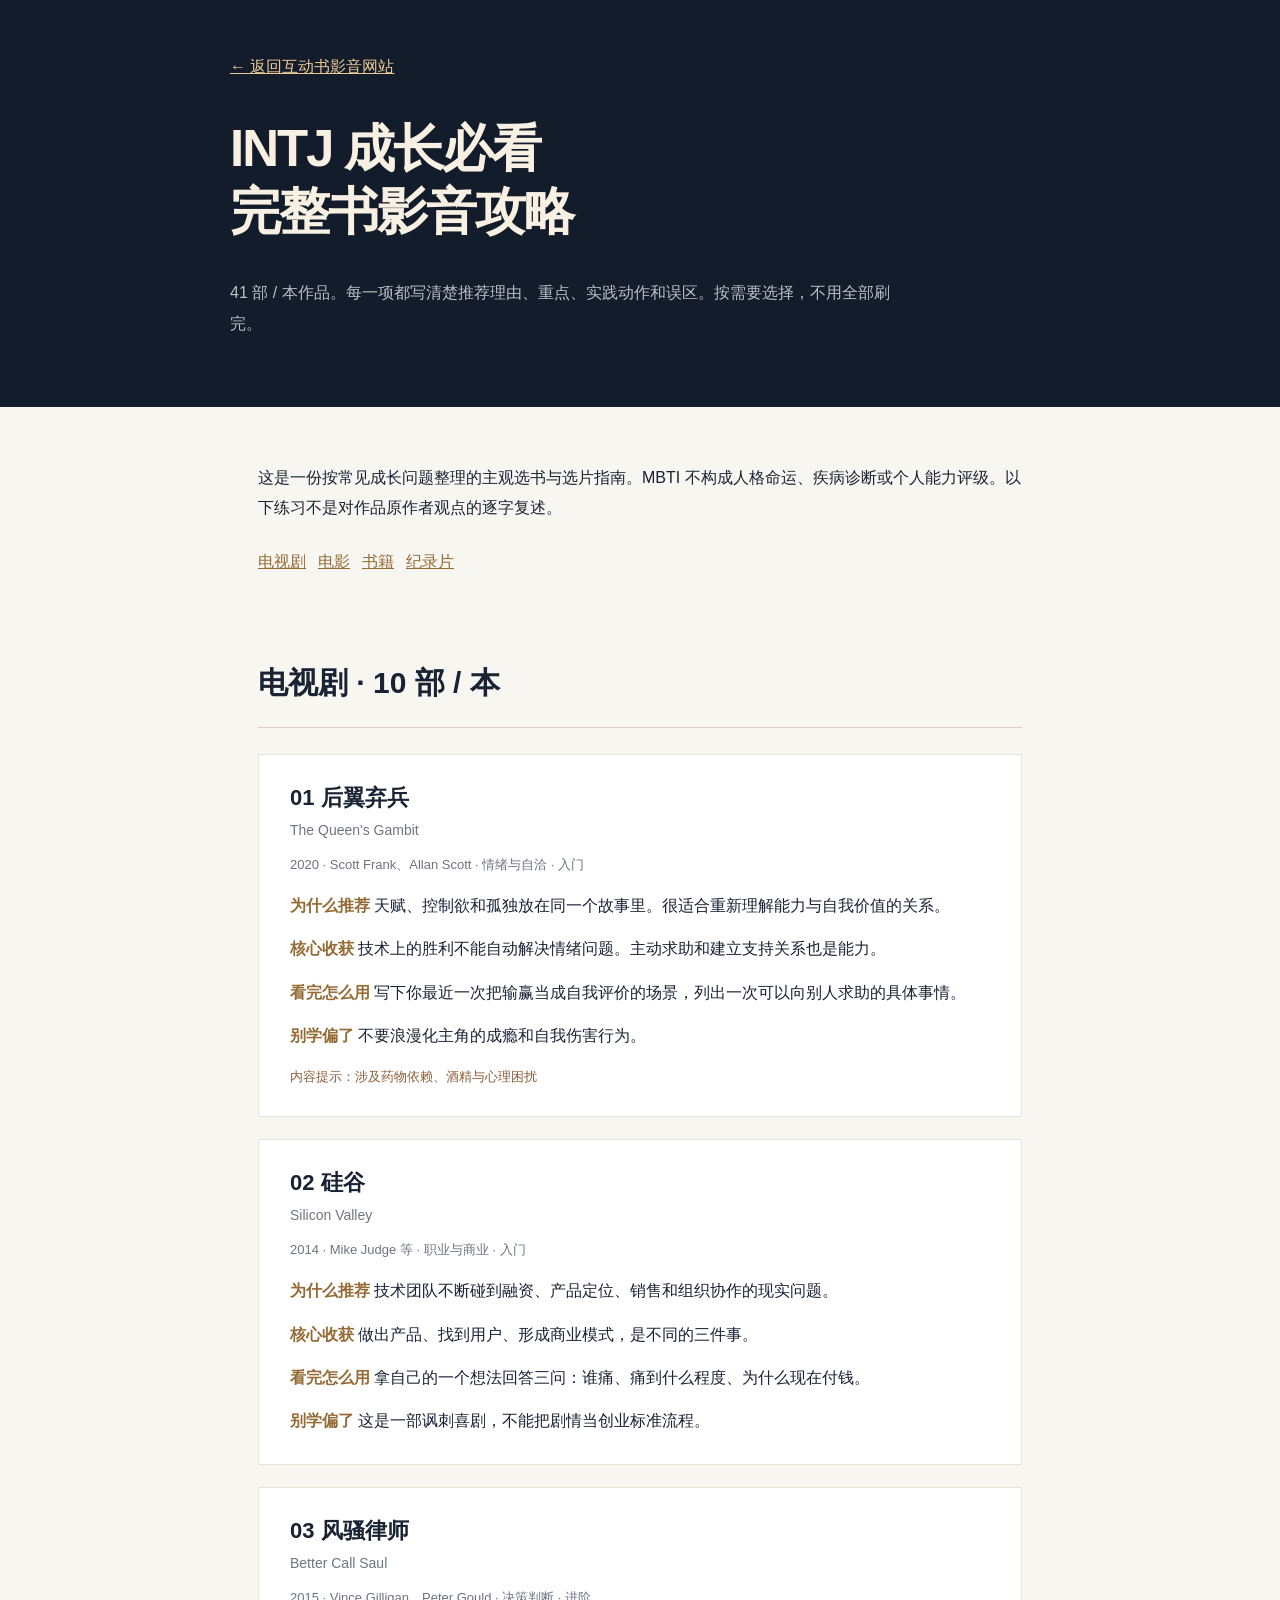
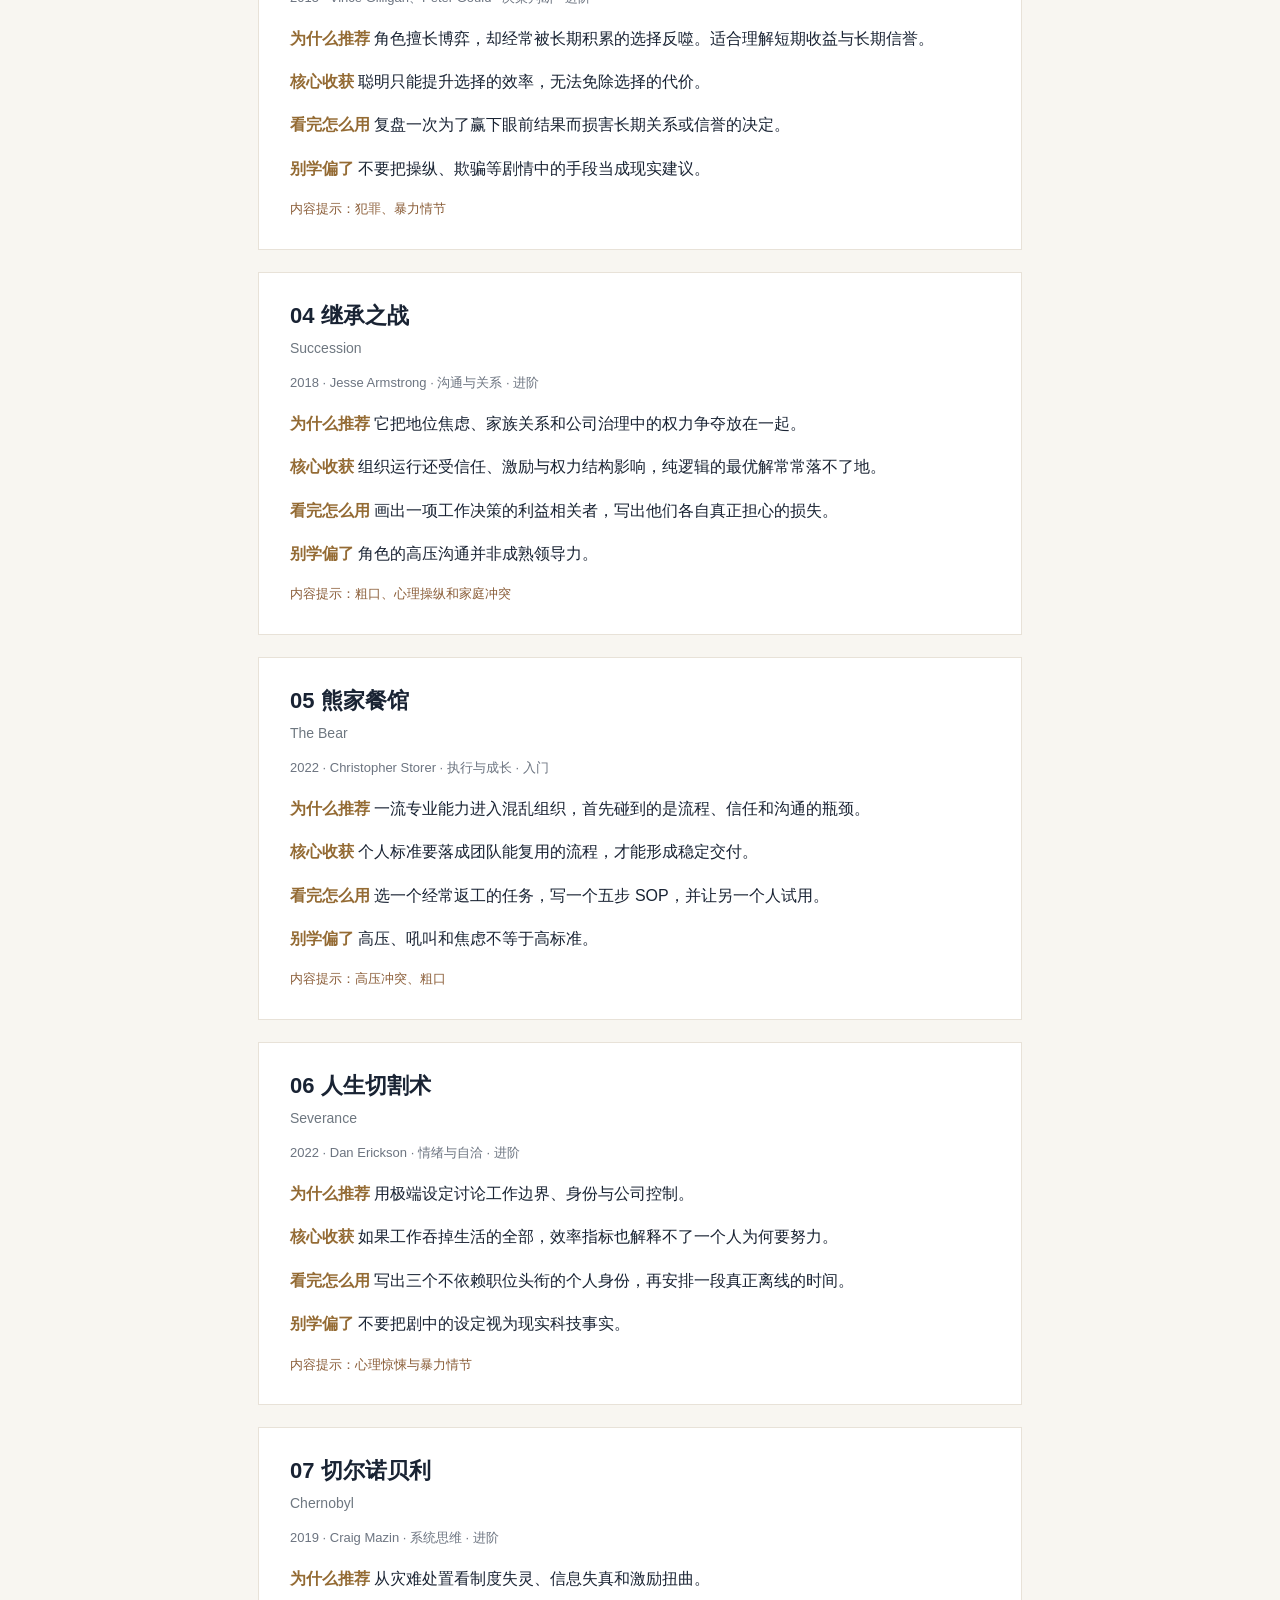
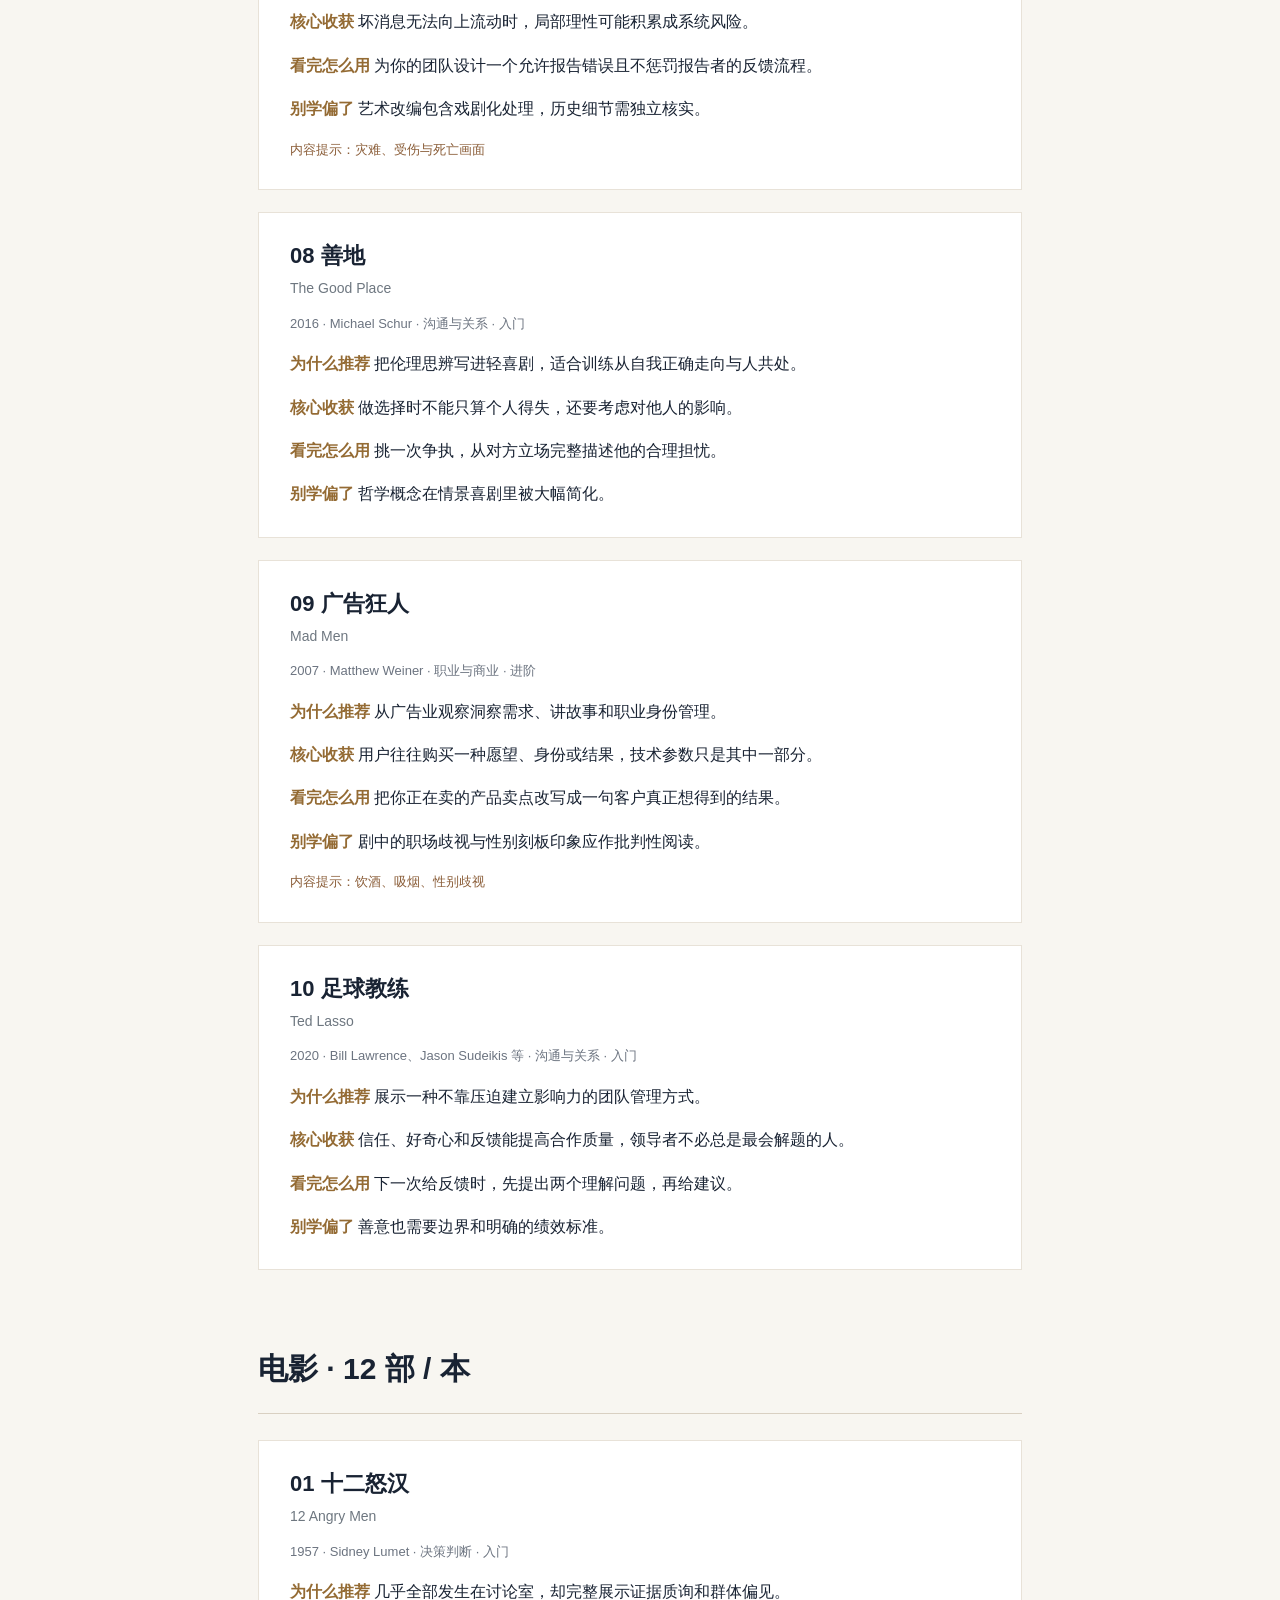
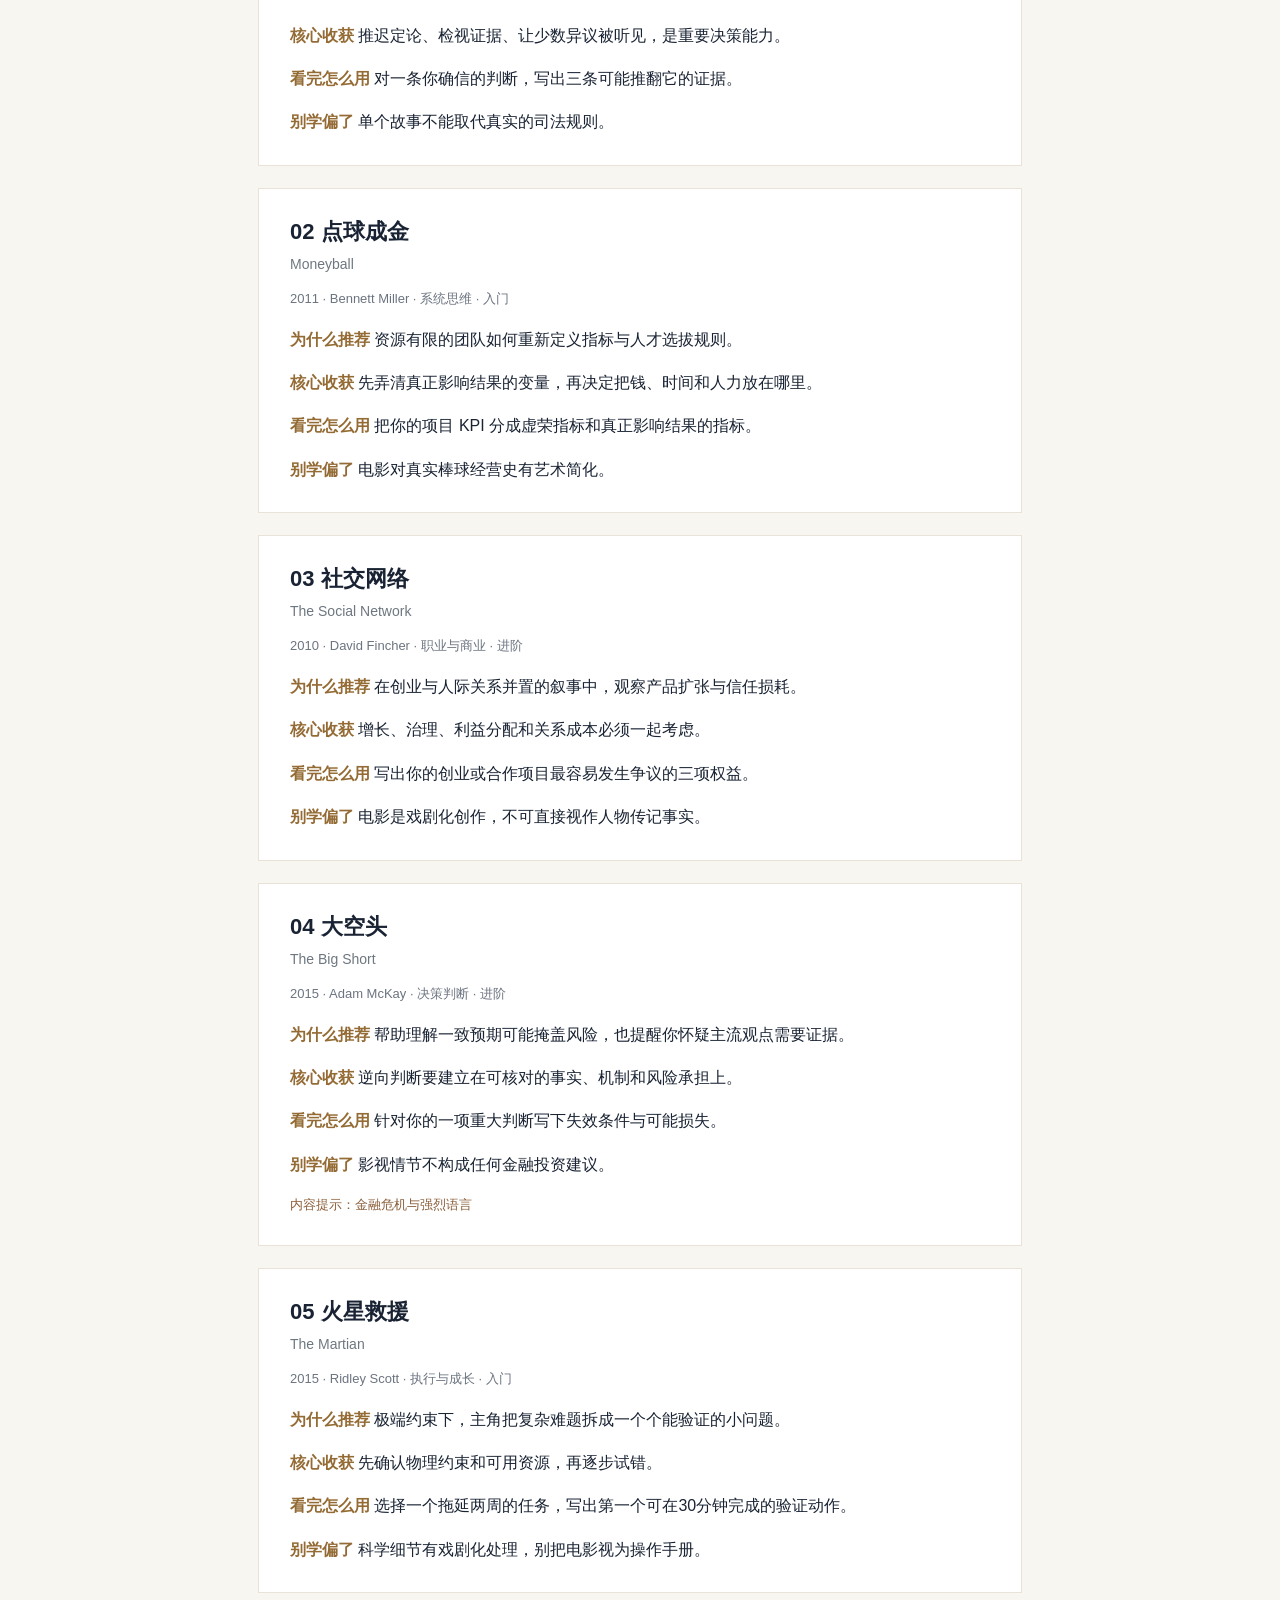
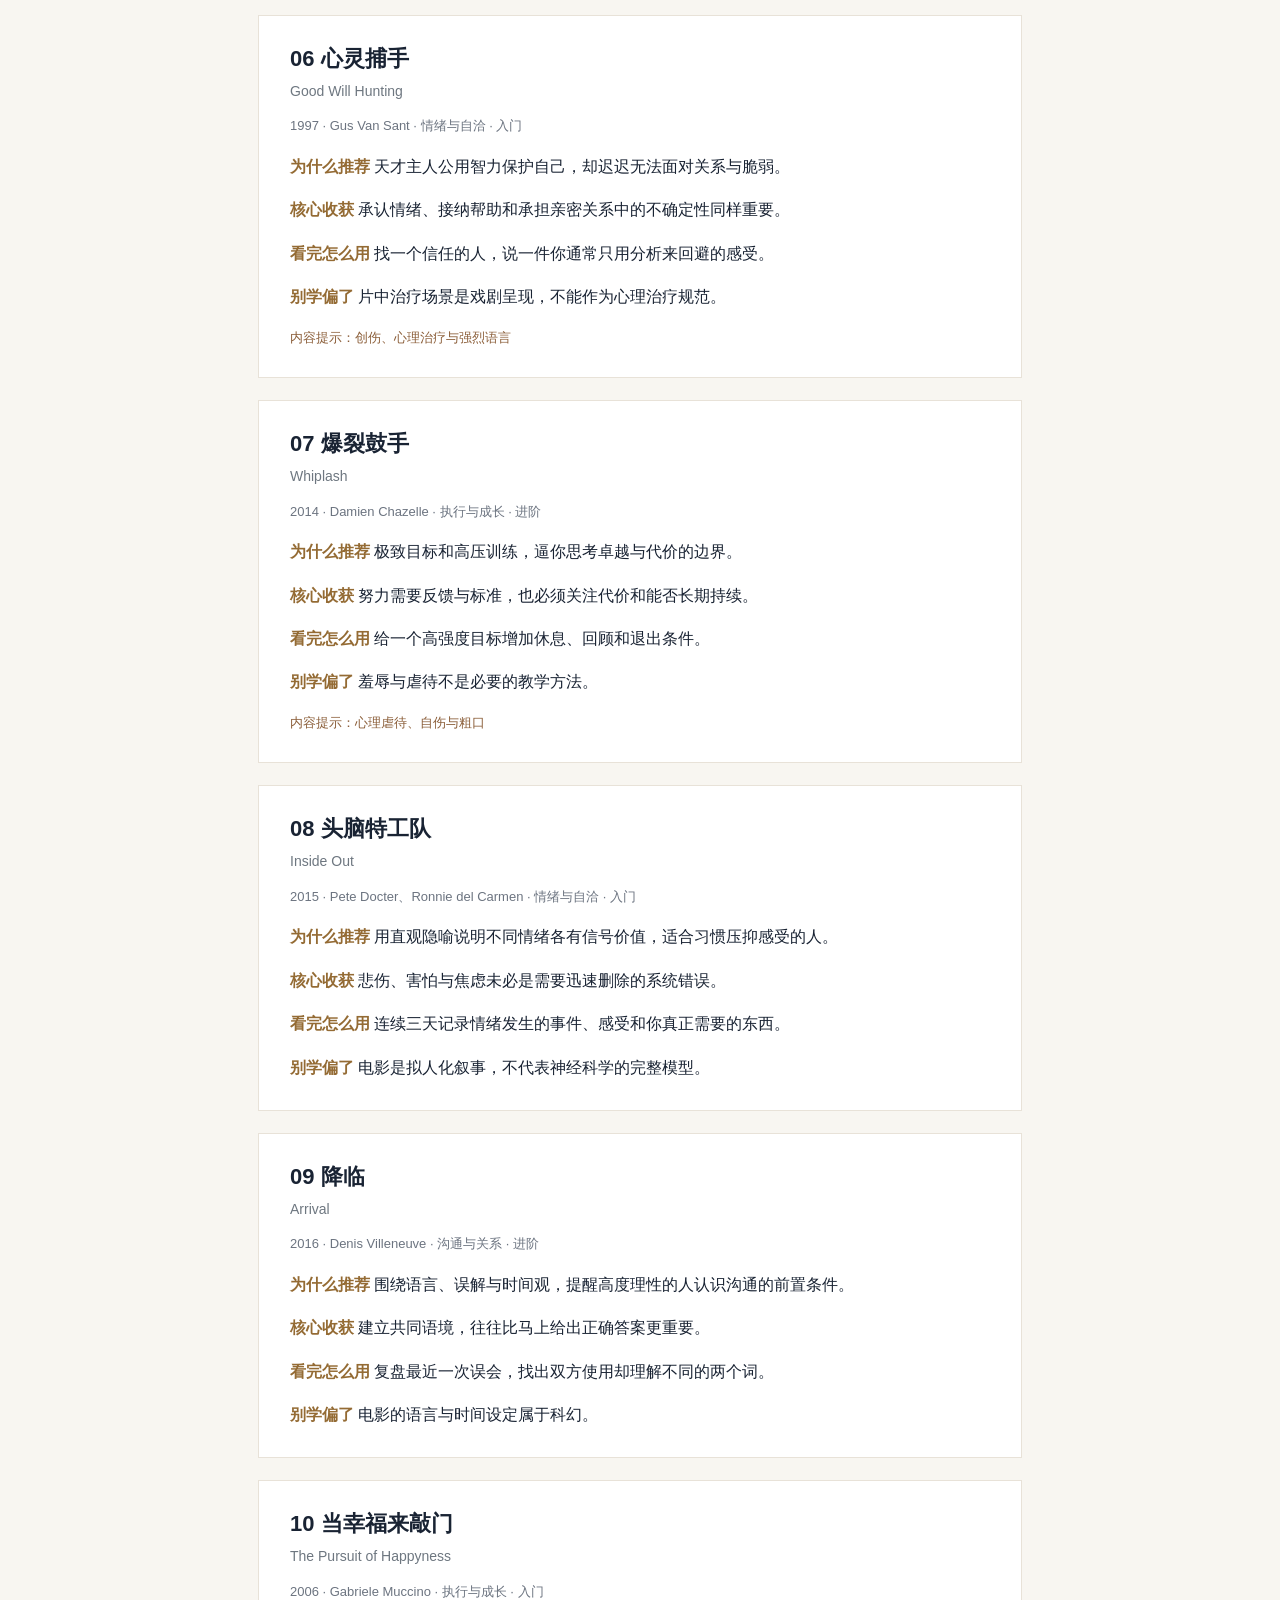
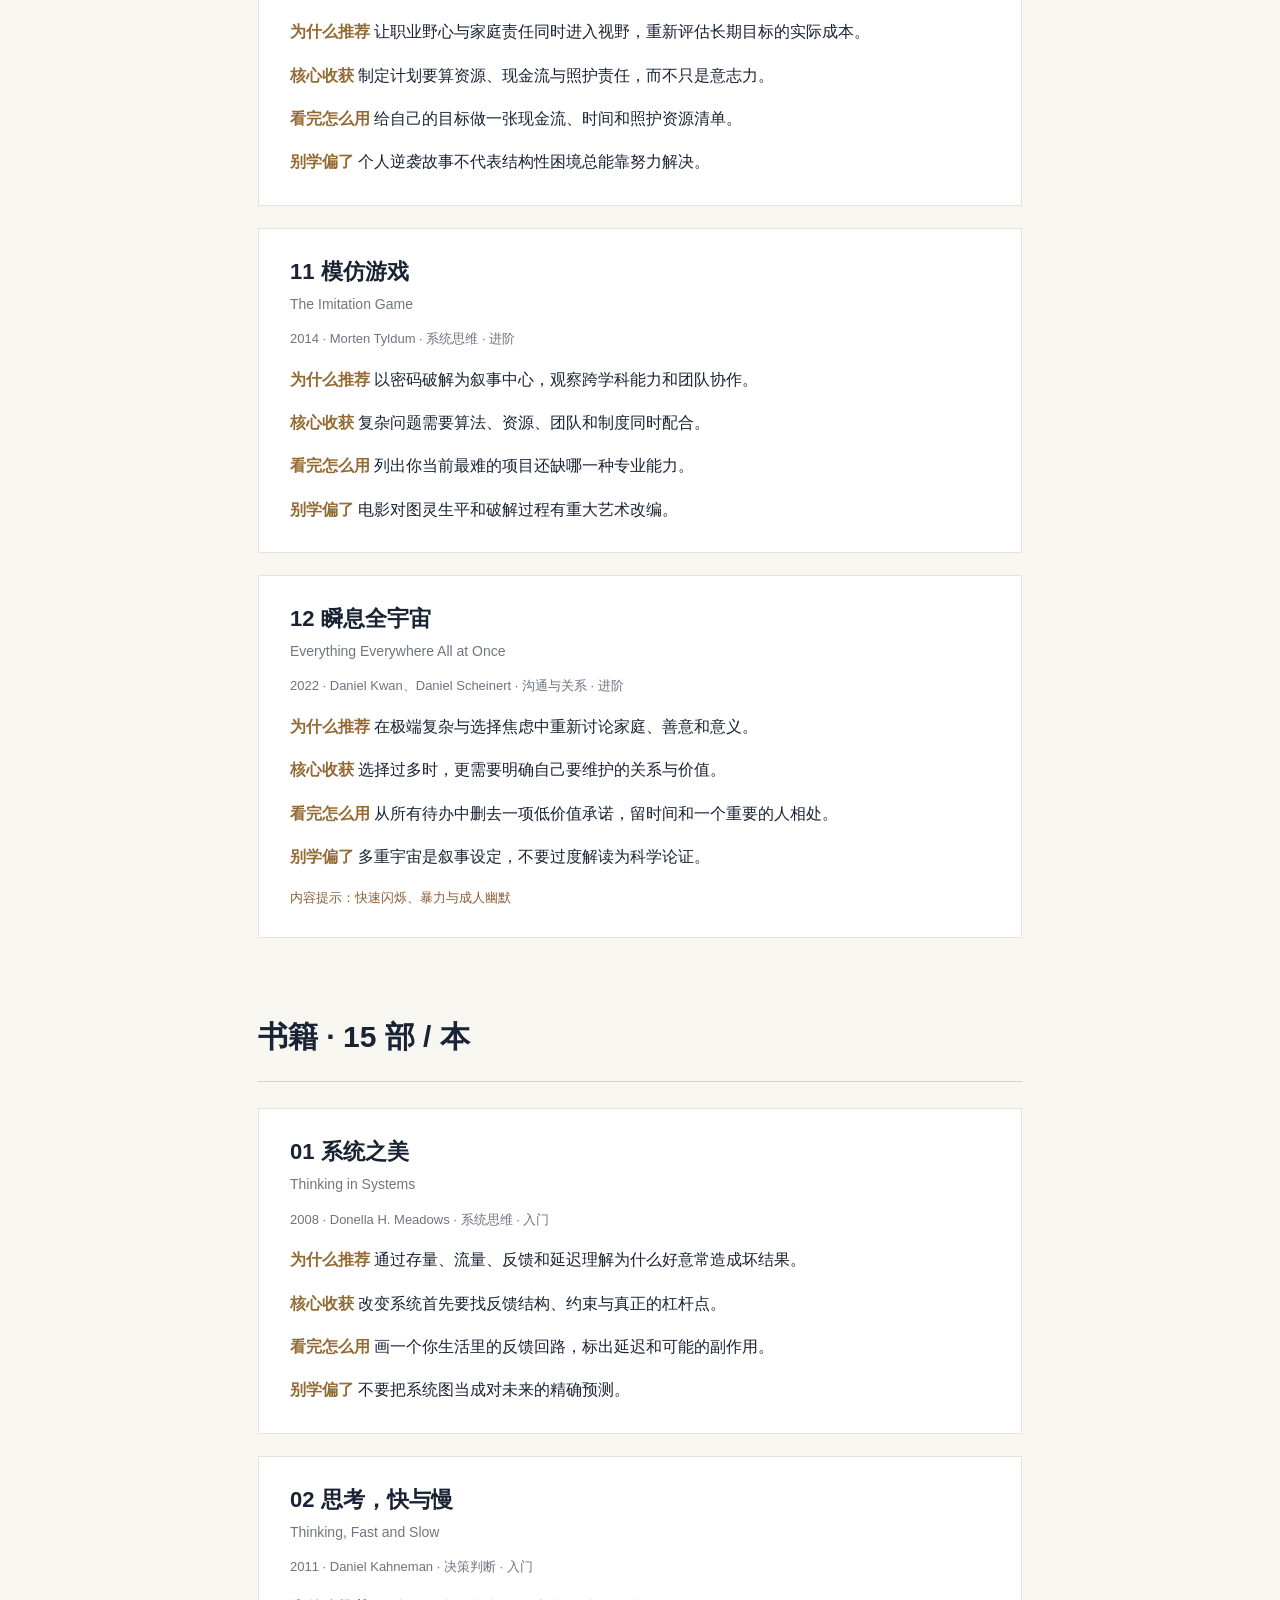
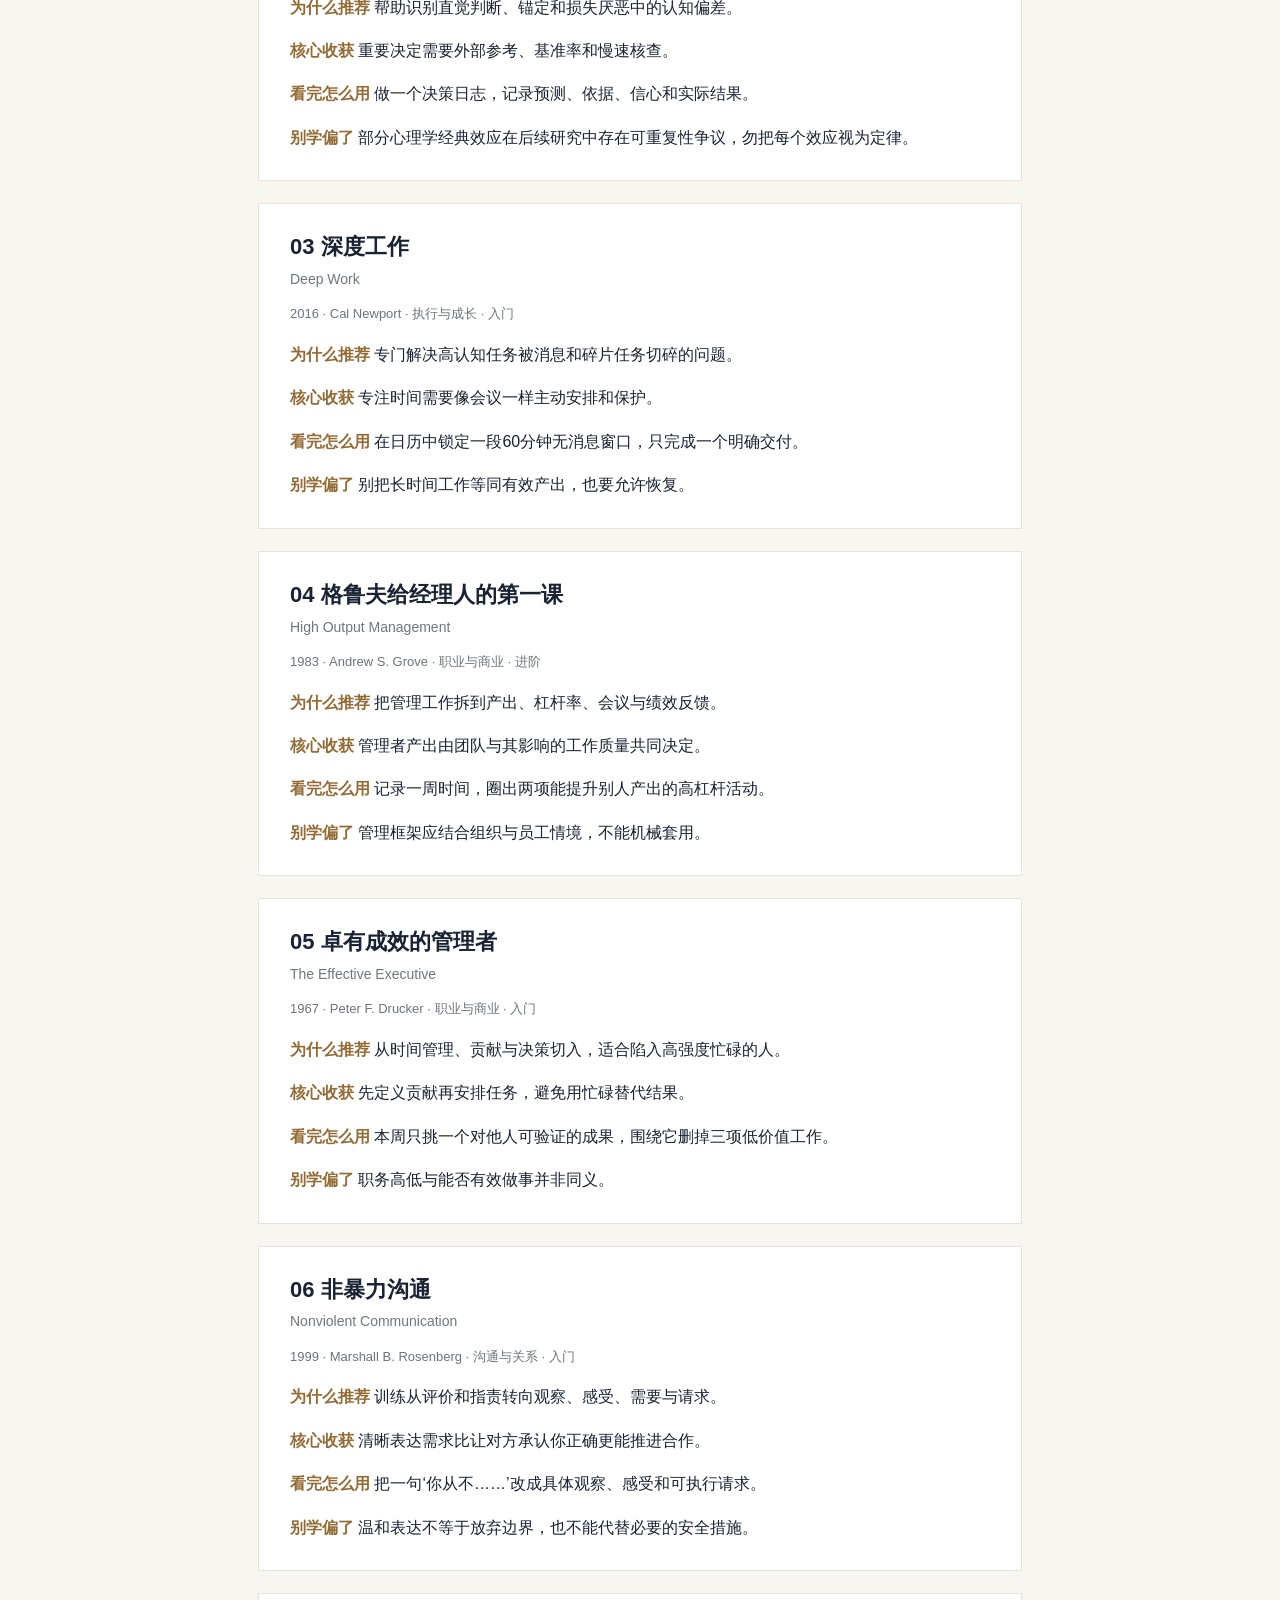
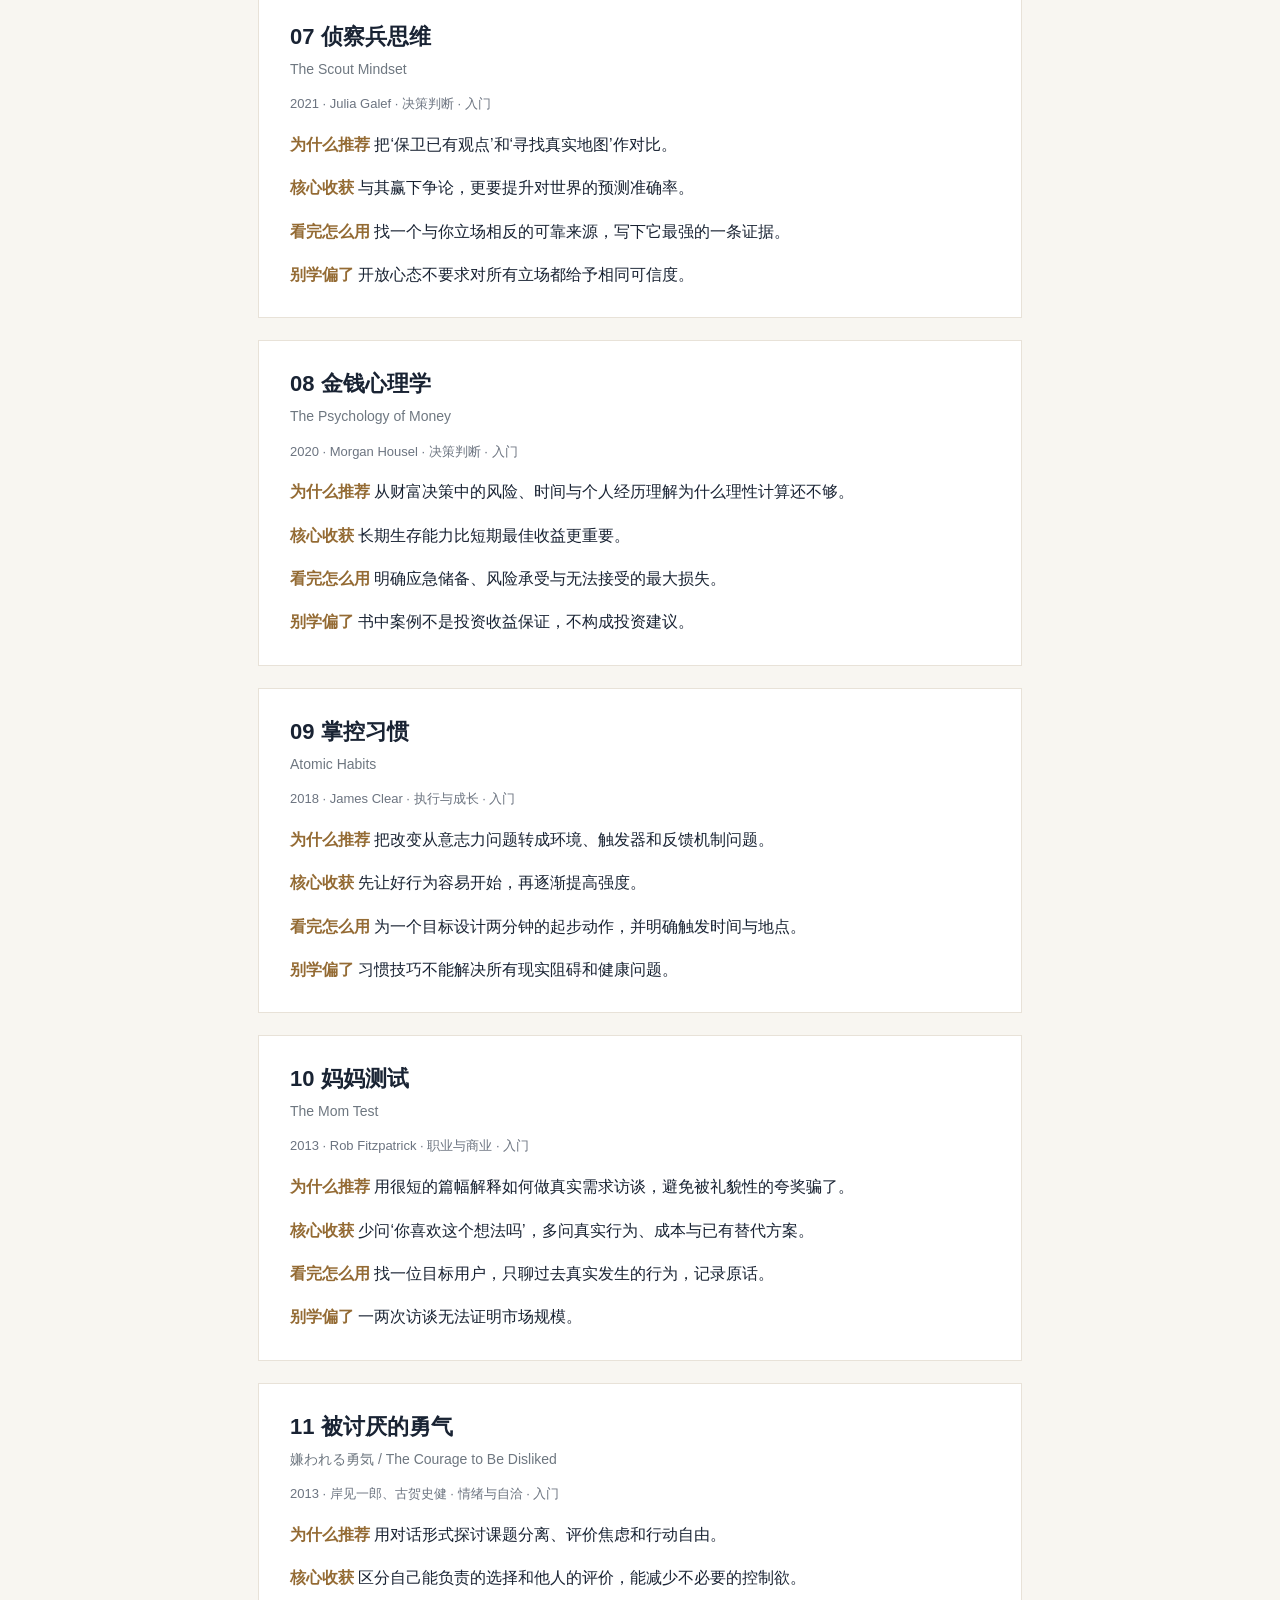
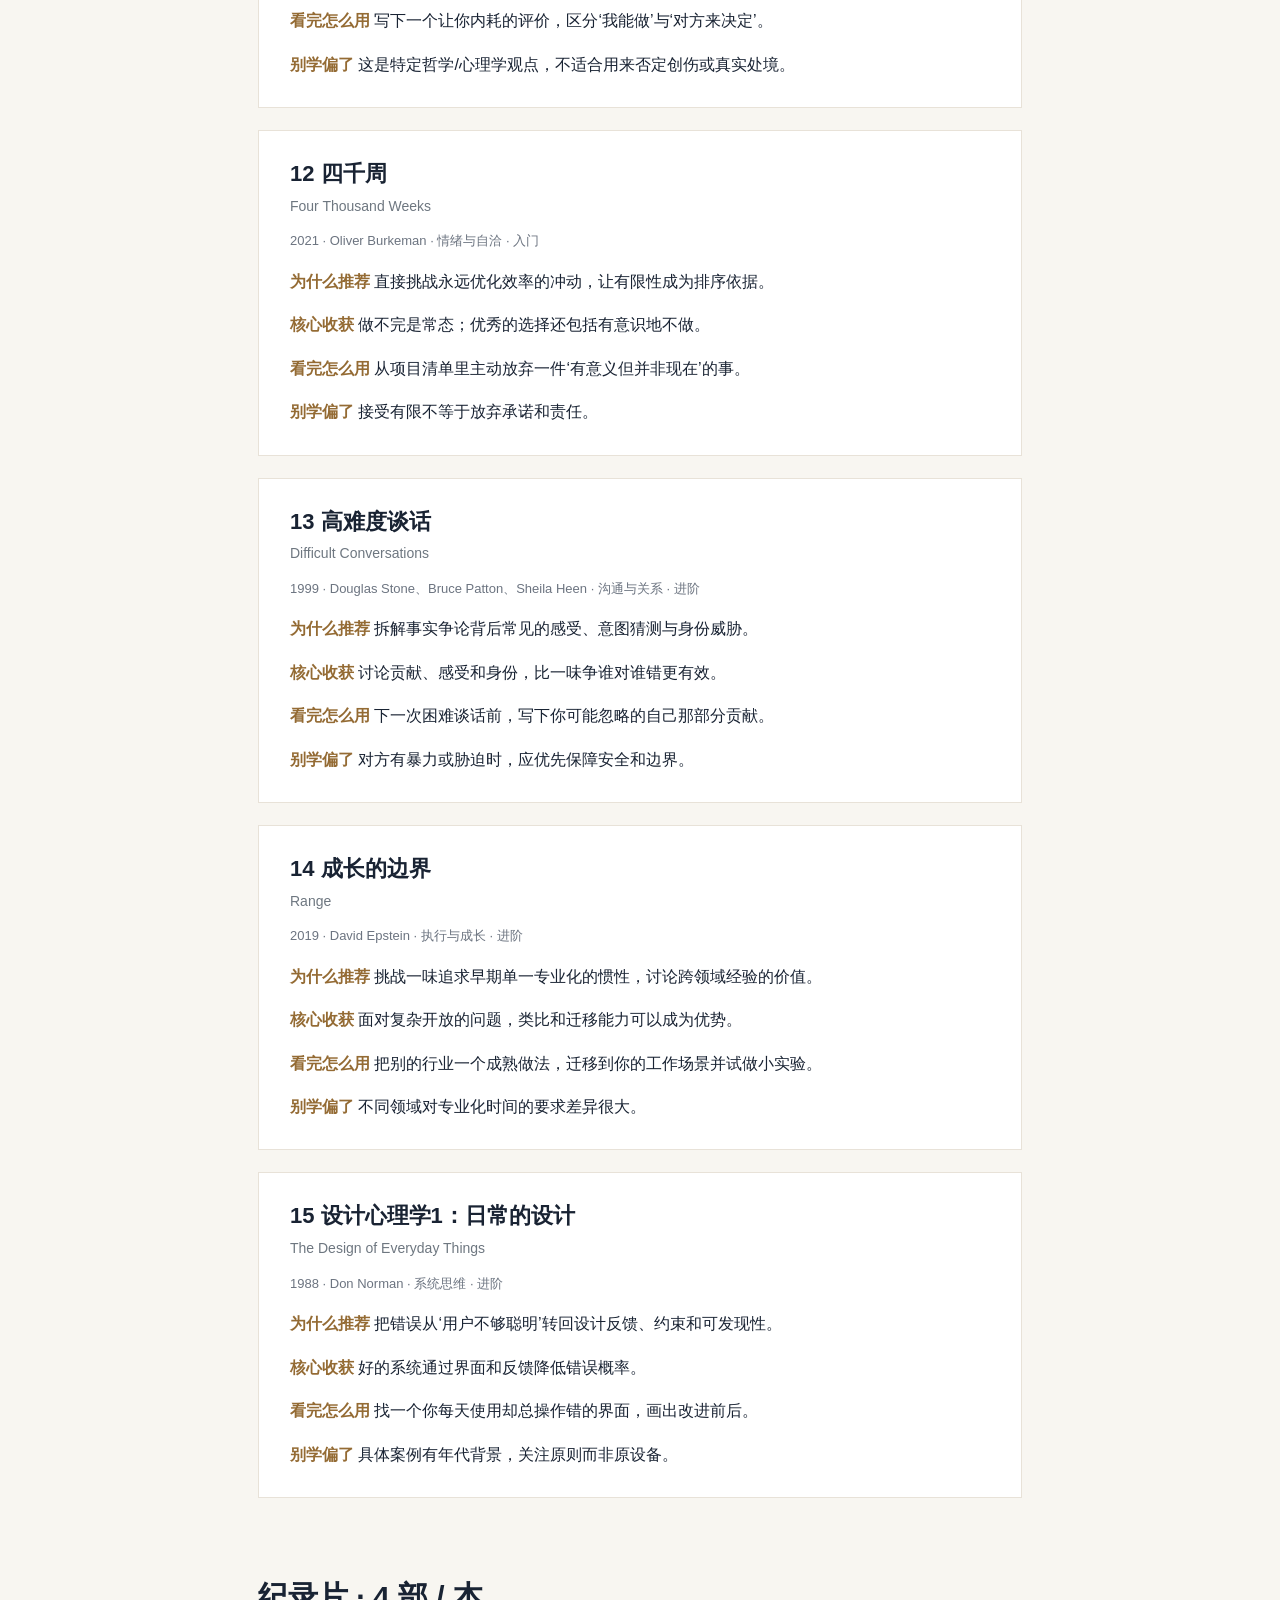
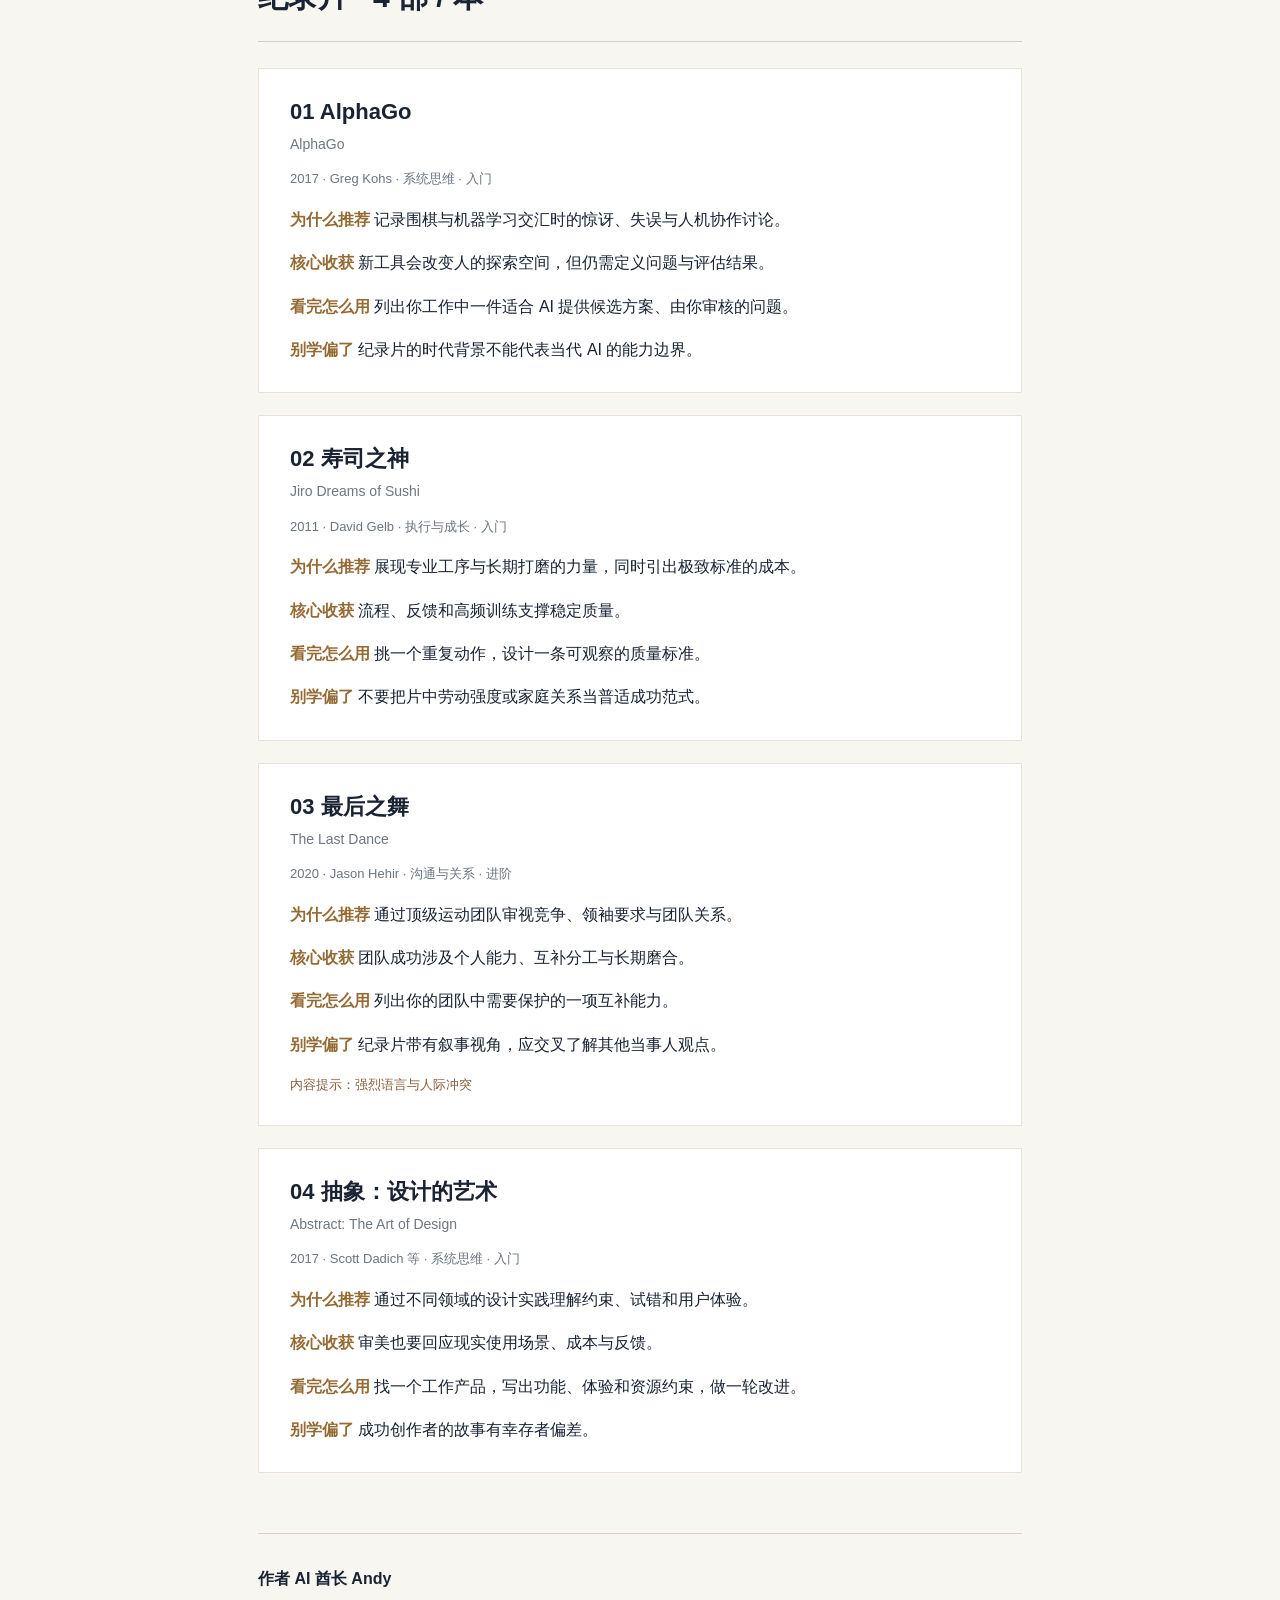
<file: article.html>
<!doctype html><html lang="zh-CN"><head>
<meta charset="utf-8">
<meta name="viewport" content="width=device-width,initial-scale=1">
<title>41 部作品完整攻略 · INTJ 成长必看书影音图鉴</title>
<meta name="description" content="41 部电影、电视剧、书籍与纪录片的完整解读，按六条成长路线编排：为什么看、核心收获、看完怎么用、别学偏了，含内容提示与原创练习。">
<meta name="author" content="AI 酋长 Andy">
<meta name="theme-color" content="#131c2a">
<link rel="canonical" href="https://aipmandy.github.io/intj-growth-guide/article.html">
<link rel="icon" href="assets/favicon.svg" type="image/svg+xml">
<link rel="icon" href="assets/favicon-32.png" sizes="32x32" type="image/png">
<link rel="apple-touch-icon" href="assets/apple-touch-icon.png">
<meta property="og:type" content="article">
<meta property="og:site_name" content="INTJ ATLAS">
<meta property="og:locale" content="zh_CN">
<meta property="og:title" content="41 部作品完整攻略 · INTJ 成长必看书影音图鉴">
<meta property="og:description" content="为什么看、核心收获、看完怎么用、别学偏了：41 部作品的完整解读与练习。">
<meta property="og:url" content="https://aipmandy.github.io/intj-growth-guide/article.html">
<meta property="og:image" content="https://aipmandy.github.io/intj-growth-guide/assets/social-preview.png">
<meta property="og:image:width" content="1200">
<meta property="og:image:height" content="630">
<meta property="og:image:alt" content="INTJ 成长必看书影音图鉴：41 部作品，六条成长路线">
<meta name="twitter:card" content="summary_large_image">
<meta name="twitter:title" content="41 部作品完整攻略 · INTJ 成长必看书影音图鉴">
<meta name="twitter:description" content="为什么看、核心收获、看完怎么用、别学偏了：41 部作品的完整解读与练习。">
<meta name="twitter:image" content="https://aipmandy.github.io/intj-growth-guide/assets/social-preview.png">
<script type="application/ld+json">{"@context":"https://schema.org","@type":"WebPage","name":"41 部作品完整攻略","url":"https://aipmandy.github.io/intj-growth-guide/article.html","inLanguage":"zh-CN","isPartOf":{"@type":"CollectionPage","name":"INTJ 成长必看书影音图鉴","url":"https://aipmandy.github.io/intj-growth-guide/"},"author":{"@type":"Person","name":"AI 酋长 Andy","url":"https://metaver.vip/"},"about":["决策判断","系统思维","职业与商业","沟通与关系","情绪与自洽","执行与成长"]}</script>
<style>
:root{--ink:#192333;--cream:#f8f6f1;--muted:#626b77;--gold:#bd8f4b}*{box-sizing:border-box}html{scroll-behavior:smooth}body{margin:0;background:var(--cream);color:var(--ink);font:16px/1.9 -apple-system,BlinkMacSystemFont,'PingFang SC','Microsoft YaHei',sans-serif}main{max-width:820px;padding:40px 28px 100px;margin:auto}header{background:#131c2a;color:#f8f0e2;padding:52px max(24px,calc((100% - 820px)/2))}h1{font-size:clamp(30px,5vw,51px);line-height:1.25;letter-spacing:-.04em}h2{font-size:30px;margin:70px 0 26px;padding-bottom:16px;border-bottom:1px solid #d9d0c2}h3{font-size:22px;line-height:1.45;margin:0}h3 span{font-size:14px;color:#6e7780;font-weight:400;display:block;margin-top:6px}.item{margin:0 0 22px;background:white;border:1px solid #e8e2d8;padding:27px 31px;break-inside:avoid}.item p{margin:13px 0 0}.item b{color:#946b34}.meta{font-size:13px;color:#6c7480}.warn{font-size:13px;color:#8b5e39}a{color:inherit}header a{color:#eac995}.lead{color:#bbbfc4;max-width:680px}nav a{display:inline-block;margin:7px 12px 7px 0;color:#946b34}footer{border-top:1px solid #d9d0c2;padding-top:30px;margin-top:60px}@media(max-width:600px){main{padding:26px 16px 70px}.item{padding:23px 18px}}</style></head><body><header><a href="index.html">← 返回互动书影音网站</a><h1>INTJ 成长必看<br>完整书影音攻略</h1><p class="lead">41 部 / 本作品。每一项都写清楚推荐理由、重点、实践动作和误区。按需要选择，不用全部刷完。</p></header><main><p>这是一份按常见成长问题整理的主观选书与选片指南。MBTI 不构成人格命运、疾病诊断或个人能力评级。以下练习不是对作品原作者观点的逐字复述。</p><nav><a href="#series">电视剧</a><a href="#film">电影</a><a href="#book">书籍</a><a href="#doc">纪录片</a></nav><section id="series"><h2>电视剧 · 10 部 / 本</h2><section class="item" id="series-queen"><h3>01 后翼弃兵 <span>The Queen&#x27;s Gambit</span></h3>
<p class="meta">2020 · Scott Frank、Allan Scott · 情绪与自洽 · 入门</p>
<p><b>为什么推荐</b> 天赋、控制欲和孤独放在同一个故事里。很适合重新理解能力与自我价值的关系。</p><p><b>核心收获</b> 技术上的胜利不能自动解决情绪问题。主动求助和建立支持关系也是能力。</p>
<p><b>看完怎么用</b> 写下你最近一次把输赢当成自我评价的场景，列出一次可以向别人求助的具体事情。</p><p><b>别学偏了</b> 不要浪漫化主角的成瘾和自我伤害行为。</p>
<p class="warn">内容提示：涉及药物依赖、酒精与心理困扰</p></section><section class="item" id="series-silicon"><h3>02 硅谷 <span>Silicon Valley</span></h3>
<p class="meta">2014 · Mike Judge 等 · 职业与商业 · 入门</p>
<p><b>为什么推荐</b> 技术团队不断碰到融资、产品定位、销售和组织协作的现实问题。</p><p><b>核心收获</b> 做出产品、找到用户、形成商业模式，是不同的三件事。</p>
<p><b>看完怎么用</b> 拿自己的一个想法回答三问：谁痛、痛到什么程度、为什么现在付钱。</p><p><b>别学偏了</b> 这是一部讽刺喜剧，不能把剧情当创业标准流程。</p>
</section><section class="item" id="series-saul"><h3>03 风骚律师 <span>Better Call Saul</span></h3>
<p class="meta">2015 · Vince Gilligan、Peter Gould · 决策判断 · 进阶</p>
<p><b>为什么推荐</b> 角色擅长博弈，却经常被长期积累的选择反噬。适合理解短期收益与长期信誉。</p><p><b>核心收获</b> 聪明只能提升选择的效率，无法免除选择的代价。</p>
<p><b>看完怎么用</b> 复盘一次为了赢下眼前结果而损害长期关系或信誉的决定。</p><p><b>别学偏了</b> 不要把操纵、欺骗等剧情中的手段当成现实建议。</p>
<p class="warn">内容提示：犯罪、暴力情节</p></section><section class="item" id="series-succession"><h3>04 继承之战 <span>Succession</span></h3>
<p class="meta">2018 · Jesse Armstrong · 沟通与关系 · 进阶</p>
<p><b>为什么推荐</b> 它把地位焦虑、家族关系和公司治理中的权力争夺放在一起。</p><p><b>核心收获</b> 组织运行还受信任、激励与权力结构影响，纯逻辑的最优解常常落不了地。</p>
<p><b>看完怎么用</b> 画出一项工作决策的利益相关者，写出他们各自真正担心的损失。</p><p><b>别学偏了</b> 角色的高压沟通并非成熟领导力。</p>
<p class="warn">内容提示：粗口、心理操纵和家庭冲突</p></section><section class="item" id="series-bear"><h3>05 熊家餐馆 <span>The Bear</span></h3>
<p class="meta">2022 · Christopher Storer · 执行与成长 · 入门</p>
<p><b>为什么推荐</b> 一流专业能力进入混乱组织，首先碰到的是流程、信任和沟通的瓶颈。</p><p><b>核心收获</b> 个人标准要落成团队能复用的流程，才能形成稳定交付。</p>
<p><b>看完怎么用</b> 选一个经常返工的任务，写一个五步 SOP，并让另一个人试用。</p><p><b>别学偏了</b> 高压、吼叫和焦虑不等于高标准。</p>
<p class="warn">内容提示：高压冲突、粗口</p></section><section class="item" id="series-severance"><h3>06 人生切割术 <span>Severance</span></h3>
<p class="meta">2022 · Dan Erickson · 情绪与自洽 · 进阶</p>
<p><b>为什么推荐</b> 用极端设定讨论工作边界、身份与公司控制。</p><p><b>核心收获</b> 如果工作吞掉生活的全部，效率指标也解释不了一个人为何要努力。</p>
<p><b>看完怎么用</b> 写出三个不依赖职位头衔的个人身份，再安排一段真正离线的时间。</p><p><b>别学偏了</b> 不要把剧中的设定视为现实科技事实。</p>
<p class="warn">内容提示：心理惊悚与暴力情节</p></section><section class="item" id="series-chernobyl"><h3>07 切尔诺贝利 <span>Chernobyl</span></h3>
<p class="meta">2019 · Craig Mazin · 系统思维 · 进阶</p>
<p><b>为什么推荐</b> 从灾难处置看制度失灵、信息失真和激励扭曲。</p><p><b>核心收获</b> 坏消息无法向上流动时，局部理性可能积累成系统风险。</p>
<p><b>看完怎么用</b> 为你的团队设计一个允许报告错误且不惩罚报告者的反馈流程。</p><p><b>别学偏了</b> 艺术改编包含戏剧化处理，历史细节需独立核实。</p>
<p class="warn">内容提示：灾难、受伤与死亡画面</p></section><section class="item" id="series-goodplace"><h3>08 善地 <span>The Good Place</span></h3>
<p class="meta">2016 · Michael Schur · 沟通与关系 · 入门</p>
<p><b>为什么推荐</b> 把伦理思辨写进轻喜剧，适合训练从自我正确走向与人共处。</p><p><b>核心收获</b> 做选择时不能只算个人得失，还要考虑对他人的影响。</p>
<p><b>看完怎么用</b> 挑一次争执，从对方立场完整描述他的合理担忧。</p><p><b>别学偏了</b> 哲学概念在情景喜剧里被大幅简化。</p>
</section><section class="item" id="series-madmen"><h3>09 广告狂人 <span>Mad Men</span></h3>
<p class="meta">2007 · Matthew Weiner · 职业与商业 · 进阶</p>
<p><b>为什么推荐</b> 从广告业观察洞察需求、讲故事和职业身份管理。</p><p><b>核心收获</b> 用户往往购买一种愿望、身份或结果，技术参数只是其中一部分。</p>
<p><b>看完怎么用</b> 把你正在卖的产品卖点改写成一句客户真正想得到的结果。</p><p><b>别学偏了</b> 剧中的职场歧视与性别刻板印象应作批判性阅读。</p>
<p class="warn">内容提示：饮酒、吸烟、性别歧视</p></section><section class="item" id="series-ted"><h3>10 足球教练 <span>Ted Lasso</span></h3>
<p class="meta">2020 · Bill Lawrence、Jason Sudeikis 等 · 沟通与关系 · 入门</p>
<p><b>为什么推荐</b> 展示一种不靠压迫建立影响力的团队管理方式。</p><p><b>核心收获</b> 信任、好奇心和反馈能提高合作质量，领导者不必总是最会解题的人。</p>
<p><b>看完怎么用</b> 下一次给反馈时，先提出两个理解问题，再给建议。</p><p><b>别学偏了</b> 善意也需要边界和明确的绩效标准。</p>
</section></section><section id="film"><h2>电影 · 12 部 / 本</h2><section class="item" id="film-12angry"><h3>01 十二怒汉 <span>12 Angry Men</span></h3>
<p class="meta">1957 · Sidney Lumet · 决策判断 · 入门</p>
<p><b>为什么推荐</b> 几乎全部发生在讨论室，却完整展示证据质询和群体偏见。</p><p><b>核心收获</b> 推迟定论、检视证据、让少数异议被听见，是重要决策能力。</p>
<p><b>看完怎么用</b> 对一条你确信的判断，写出三条可能推翻它的证据。</p><p><b>别学偏了</b> 单个故事不能取代真实的司法规则。</p>
</section><section class="item" id="film-moneyball"><h3>02 点球成金 <span>Moneyball</span></h3>
<p class="meta">2011 · Bennett Miller · 系统思维 · 入门</p>
<p><b>为什么推荐</b> 资源有限的团队如何重新定义指标与人才选拔规则。</p><p><b>核心收获</b> 先弄清真正影响结果的变量，再决定把钱、时间和人力放在哪里。</p>
<p><b>看完怎么用</b> 把你的项目 KPI 分成虚荣指标和真正影响结果的指标。</p><p><b>别学偏了</b> 电影对真实棒球经营史有艺术简化。</p>
</section><section class="item" id="film-social"><h3>03 社交网络 <span>The Social Network</span></h3>
<p class="meta">2010 · David Fincher · 职业与商业 · 进阶</p>
<p><b>为什么推荐</b> 在创业与人际关系并置的叙事中，观察产品扩张与信任损耗。</p><p><b>核心收获</b> 增长、治理、利益分配和关系成本必须一起考虑。</p>
<p><b>看完怎么用</b> 写出你的创业或合作项目最容易发生争议的三项权益。</p><p><b>别学偏了</b> 电影是戏剧化创作，不可直接视作人物传记事实。</p>
</section><section class="item" id="film-bigshort"><h3>04 大空头 <span>The Big Short</span></h3>
<p class="meta">2015 · Adam McKay · 决策判断 · 进阶</p>
<p><b>为什么推荐</b> 帮助理解一致预期可能掩盖风险，也提醒你怀疑主流观点需要证据。</p><p><b>核心收获</b> 逆向判断要建立在可核对的事实、机制和风险承担上。</p>
<p><b>看完怎么用</b> 针对你的一项重大判断写下失效条件与可能损失。</p><p><b>别学偏了</b> 影视情节不构成任何金融投资建议。</p>
<p class="warn">内容提示：金融危机与强烈语言</p></section><section class="item" id="film-martian"><h3>05 火星救援 <span>The Martian</span></h3>
<p class="meta">2015 · Ridley Scott · 执行与成长 · 入门</p>
<p><b>为什么推荐</b> 极端约束下，主角把复杂难题拆成一个个能验证的小问题。</p><p><b>核心收获</b> 先确认物理约束和可用资源，再逐步试错。</p>
<p><b>看完怎么用</b> 选择一个拖延两周的任务，写出第一个可在30分钟完成的验证动作。</p><p><b>别学偏了</b> 科学细节有戏剧化处理，别把电影视为操作手册。</p>
</section><section class="item" id="film-will"><h3>06 心灵捕手 <span>Good Will Hunting</span></h3>
<p class="meta">1997 · Gus Van Sant · 情绪与自洽 · 入门</p>
<p><b>为什么推荐</b> 天才主人公用智力保护自己，却迟迟无法面对关系与脆弱。</p><p><b>核心收获</b> 承认情绪、接纳帮助和承担亲密关系中的不确定性同样重要。</p>
<p><b>看完怎么用</b> 找一个信任的人，说一件你通常只用分析来回避的感受。</p><p><b>别学偏了</b> 片中治疗场景是戏剧呈现，不能作为心理治疗规范。</p>
<p class="warn">内容提示：创伤、心理治疗与强烈语言</p></section><section class="item" id="film-whiplash"><h3>07 爆裂鼓手 <span>Whiplash</span></h3>
<p class="meta">2014 · Damien Chazelle · 执行与成长 · 进阶</p>
<p><b>为什么推荐</b> 极致目标和高压训练，逼你思考卓越与代价的边界。</p><p><b>核心收获</b> 努力需要反馈与标准，也必须关注代价和能否长期持续。</p>
<p><b>看完怎么用</b> 给一个高强度目标增加休息、回顾和退出条件。</p><p><b>别学偏了</b> 羞辱与虐待不是必要的教学方法。</p>
<p class="warn">内容提示：心理虐待、自伤与粗口</p></section><section class="item" id="film-inside"><h3>08 头脑特工队 <span>Inside Out</span></h3>
<p class="meta">2015 · Pete Docter、Ronnie del Carmen · 情绪与自洽 · 入门</p>
<p><b>为什么推荐</b> 用直观隐喻说明不同情绪各有信号价值，适合习惯压抑感受的人。</p><p><b>核心收获</b> 悲伤、害怕与焦虑未必是需要迅速删除的系统错误。</p>
<p><b>看完怎么用</b> 连续三天记录情绪发生的事件、感受和你真正需要的东西。</p><p><b>别学偏了</b> 电影是拟人化叙事，不代表神经科学的完整模型。</p>
</section><section class="item" id="film-arrival"><h3>09 降临 <span>Arrival</span></h3>
<p class="meta">2016 · Denis Villeneuve · 沟通与关系 · 进阶</p>
<p><b>为什么推荐</b> 围绕语言、误解与时间观，提醒高度理性的人认识沟通的前置条件。</p><p><b>核心收获</b> 建立共同语境，往往比马上给出正确答案更重要。</p>
<p><b>看完怎么用</b> 复盘最近一次误会，找出双方使用却理解不同的两个词。</p><p><b>别学偏了</b> 电影的语言与时间设定属于科幻。</p>
</section><section class="item" id="film-pursuit"><h3>10 当幸福来敲门 <span>The Pursuit of Happyness</span></h3>
<p class="meta">2006 · Gabriele Muccino · 执行与成长 · 入门</p>
<p><b>为什么推荐</b> 让职业野心与家庭责任同时进入视野，重新评估长期目标的实际成本。</p><p><b>核心收获</b> 制定计划要算资源、现金流与照护责任，而不只是意志力。</p>
<p><b>看完怎么用</b> 给自己的目标做一张现金流、时间和照护资源清单。</p><p><b>别学偏了</b> 个人逆袭故事不代表结构性困境总能靠努力解决。</p>
</section><section class="item" id="film-imitation"><h3>11 模仿游戏 <span>The Imitation Game</span></h3>
<p class="meta">2014 · Morten Tyldum · 系统思维 · 进阶</p>
<p><b>为什么推荐</b> 以密码破解为叙事中心，观察跨学科能力和团队协作。</p><p><b>核心收获</b> 复杂问题需要算法、资源、团队和制度同时配合。</p>
<p><b>看完怎么用</b> 列出你当前最难的项目还缺哪一种专业能力。</p><p><b>别学偏了</b> 电影对图灵生平和破解过程有重大艺术改编。</p>
</section><section class="item" id="film-everything"><h3>12 瞬息全宇宙 <span>Everything Everywhere All at Once</span></h3>
<p class="meta">2022 · Daniel Kwan、Daniel Scheinert · 沟通与关系 · 进阶</p>
<p><b>为什么推荐</b> 在极端复杂与选择焦虑中重新讨论家庭、善意和意义。</p><p><b>核心收获</b> 选择过多时，更需要明确自己要维护的关系与价值。</p>
<p><b>看完怎么用</b> 从所有待办中删去一项低价值承诺，留时间和一个重要的人相处。</p><p><b>别学偏了</b> 多重宇宙是叙事设定，不要过度解读为科学论证。</p>
<p class="warn">内容提示：快速闪烁、暴力与成人幽默</p></section></section><section id="book"><h2>书籍 · 15 部 / 本</h2><section class="item" id="book-systems"><h3>01 系统之美 <span>Thinking in Systems</span></h3>
<p class="meta">2008 · Donella H. Meadows · 系统思维 · 入门</p>
<p><b>为什么推荐</b> 通过存量、流量、反馈和延迟理解为什么好意常造成坏结果。</p><p><b>核心收获</b> 改变系统首先要找反馈结构、约束与真正的杠杆点。</p>
<p><b>看完怎么用</b> 画一个你生活里的反馈回路，标出延迟和可能的副作用。</p><p><b>别学偏了</b> 不要把系统图当成对未来的精确预测。</p>
</section><section class="item" id="book-fastslow"><h3>02 思考，快与慢 <span>Thinking, Fast and Slow</span></h3>
<p class="meta">2011 · Daniel Kahneman · 决策判断 · 入门</p>
<p><b>为什么推荐</b> 帮助识别直觉判断、锚定和损失厌恶中的认知偏差。</p><p><b>核心收获</b> 重要决定需要外部参考、基准率和慢速核查。</p>
<p><b>看完怎么用</b> 做一个决策日志，记录预测、依据、信心和实际结果。</p><p><b>别学偏了</b> 部分心理学经典效应在后续研究中存在可重复性争议，勿把每个效应视为定律。</p>
</section><section class="item" id="book-deepwork"><h3>03 深度工作 <span>Deep Work</span></h3>
<p class="meta">2016 · Cal Newport · 执行与成长 · 入门</p>
<p><b>为什么推荐</b> 专门解决高认知任务被消息和碎片任务切碎的问题。</p><p><b>核心收获</b> 专注时间需要像会议一样主动安排和保护。</p>
<p><b>看完怎么用</b> 在日历中锁定一段60分钟无消息窗口，只完成一个明确交付。</p><p><b>别学偏了</b> 别把长时间工作等同有效产出，也要允许恢复。</p>
</section><section class="item" id="book-highoutput"><h3>04 格鲁夫给经理人的第一课 <span>High Output Management</span></h3>
<p class="meta">1983 · Andrew S. Grove · 职业与商业 · 进阶</p>
<p><b>为什么推荐</b> 把管理工作拆到产出、杠杆率、会议与绩效反馈。</p><p><b>核心收获</b> 管理者产出由团队与其影响的工作质量共同决定。</p>
<p><b>看完怎么用</b> 记录一周时间，圈出两项能提升别人产出的高杠杆活动。</p><p><b>别学偏了</b> 管理框架应结合组织与员工情境，不能机械套用。</p>
</section><section class="item" id="book-effective"><h3>05 卓有成效的管理者 <span>The Effective Executive</span></h3>
<p class="meta">1967 · Peter F. Drucker · 职业与商业 · 入门</p>
<p><b>为什么推荐</b> 从时间管理、贡献与决策切入，适合陷入高强度忙碌的人。</p><p><b>核心收获</b> 先定义贡献再安排任务，避免用忙碌替代结果。</p>
<p><b>看完怎么用</b> 本周只挑一个对他人可验证的成果，围绕它删掉三项低价值工作。</p><p><b>别学偏了</b> 职务高低与能否有效做事并非同义。</p>
</section><section class="item" id="book-nvc"><h3>06 非暴力沟通 <span>Nonviolent Communication</span></h3>
<p class="meta">1999 · Marshall B. Rosenberg · 沟通与关系 · 入门</p>
<p><b>为什么推荐</b> 训练从评价和指责转向观察、感受、需要与请求。</p><p><b>核心收获</b> 清晰表达需求比让对方承认你正确更能推进合作。</p>
<p><b>看完怎么用</b> 把一句‘你从不……’改成具体观察、感受和可执行请求。</p><p><b>别学偏了</b> 温和表达不等于放弃边界，也不能代替必要的安全措施。</p>
</section><section class="item" id="book-scout"><h3>07 侦察兵思维 <span>The Scout Mindset</span></h3>
<p class="meta">2021 · Julia Galef · 决策判断 · 入门</p>
<p><b>为什么推荐</b> 把‘保卫已有观点’和‘寻找真实地图’作对比。</p><p><b>核心收获</b> 与其赢下争论，更要提升对世界的预测准确率。</p>
<p><b>看完怎么用</b> 找一个与你立场相反的可靠来源，写下它最强的一条证据。</p><p><b>别学偏了</b> 开放心态不要求对所有立场都给予相同可信度。</p>
</section><section class="item" id="book-psychmoney"><h3>08 金钱心理学 <span>The Psychology of Money</span></h3>
<p class="meta">2020 · Morgan Housel · 决策判断 · 入门</p>
<p><b>为什么推荐</b> 从财富决策中的风险、时间与个人经历理解为什么理性计算还不够。</p><p><b>核心收获</b> 长期生存能力比短期最佳收益更重要。</p>
<p><b>看完怎么用</b> 明确应急储备、风险承受与无法接受的最大损失。</p><p><b>别学偏了</b> 书中案例不是投资收益保证，不构成投资建议。</p>
</section><section class="item" id="book-atomic"><h3>09 掌控习惯 <span>Atomic Habits</span></h3>
<p class="meta">2018 · James Clear · 执行与成长 · 入门</p>
<p><b>为什么推荐</b> 把改变从意志力问题转成环境、触发器和反馈机制问题。</p><p><b>核心收获</b> 先让好行为容易开始，再逐渐提高强度。</p>
<p><b>看完怎么用</b> 为一个目标设计两分钟的起步动作，并明确触发时间与地点。</p><p><b>别学偏了</b> 习惯技巧不能解决所有现实阻碍和健康问题。</p>
</section><section class="item" id="book-mom"><h3>10 妈妈测试 <span>The Mom Test</span></h3>
<p class="meta">2013 · Rob Fitzpatrick · 职业与商业 · 入门</p>
<p><b>为什么推荐</b> 用很短的篇幅解释如何做真实需求访谈，避免被礼貌性的夸奖骗了。</p><p><b>核心收获</b> 少问‘你喜欢这个想法吗’，多问真实行为、成本与已有替代方案。</p>
<p><b>看完怎么用</b> 找一位目标用户，只聊过去真实发生的行为，记录原话。</p><p><b>别学偏了</b> 一两次访谈无法证明市场规模。</p>
</section><section class="item" id="book-courage"><h3>11 被讨厌的勇气 <span>嫌われる勇気 / The Courage to Be Disliked</span></h3>
<p class="meta">2013 · 岸见一郎、古贺史健 · 情绪与自洽 · 入门</p>
<p><b>为什么推荐</b> 用对话形式探讨课题分离、评价焦虑和行动自由。</p><p><b>核心收获</b> 区分自己能负责的选择和他人的评价，能减少不必要的控制欲。</p>
<p><b>看完怎么用</b> 写下一个让你内耗的评价，区分‘我能做’与‘对方来决定’。</p><p><b>别学偏了</b> 这是特定哲学/心理学观点，不适合用来否定创伤或真实处境。</p>
</section><section class="item" id="book-4000"><h3>12 四千周 <span>Four Thousand Weeks</span></h3>
<p class="meta">2021 · Oliver Burkeman · 情绪与自洽 · 入门</p>
<p><b>为什么推荐</b> 直接挑战永远优化效率的冲动，让有限性成为排序依据。</p><p><b>核心收获</b> 做不完是常态；优秀的选择还包括有意识地不做。</p>
<p><b>看完怎么用</b> 从项目清单里主动放弃一件‘有意义但并非现在’的事。</p><p><b>别学偏了</b> 接受有限不等于放弃承诺和责任。</p>
</section><section class="item" id="book-difficult"><h3>13 高难度谈话 <span>Difficult Conversations</span></h3>
<p class="meta">1999 · Douglas Stone、Bruce Patton、Sheila Heen · 沟通与关系 · 进阶</p>
<p><b>为什么推荐</b> 拆解事实争论背后常见的感受、意图猜测与身份威胁。</p><p><b>核心收获</b> 讨论贡献、感受和身份，比一味争谁对谁错更有效。</p>
<p><b>看完怎么用</b> 下一次困难谈话前，写下你可能忽略的自己那部分贡献。</p><p><b>别学偏了</b> 对方有暴力或胁迫时，应优先保障安全和边界。</p>
</section><section class="item" id="book-range"><h3>14 成长的边界 <span>Range</span></h3>
<p class="meta">2019 · David Epstein · 执行与成长 · 进阶</p>
<p><b>为什么推荐</b> 挑战一味追求早期单一专业化的惯性，讨论跨领域经验的价值。</p><p><b>核心收获</b> 面对复杂开放的问题，类比和迁移能力可以成为优势。</p>
<p><b>看完怎么用</b> 把别的行业一个成熟做法，迁移到你的工作场景并试做小实验。</p><p><b>别学偏了</b> 不同领域对专业化时间的要求差异很大。</p>
</section><section class="item" id="book-design"><h3>15 设计心理学1：日常的设计 <span>The Design of Everyday Things</span></h3>
<p class="meta">1988 · Don Norman · 系统思维 · 进阶</p>
<p><b>为什么推荐</b> 把错误从‘用户不够聪明’转回设计反馈、约束和可发现性。</p><p><b>核心收获</b> 好的系统通过界面和反馈降低错误概率。</p>
<p><b>看完怎么用</b> 找一个你每天使用却总操作错的界面，画出改进前后。</p><p><b>别学偏了</b> 具体案例有年代背景，关注原则而非原设备。</p>
</section></section><section id="doc"><h2>纪录片 · 4 部 / 本</h2><section class="item" id="doc-alphago"><h3>01 AlphaGo <span>AlphaGo</span></h3>
<p class="meta">2017 · Greg Kohs · 系统思维 · 入门</p>
<p><b>为什么推荐</b> 记录围棋与机器学习交汇时的惊讶、失误与人机协作讨论。</p><p><b>核心收获</b> 新工具会改变人的探索空间，但仍需定义问题与评估结果。</p>
<p><b>看完怎么用</b> 列出你工作中一件适合 AI 提供候选方案、由你审核的问题。</p><p><b>别学偏了</b> 纪录片的时代背景不能代表当代 AI 的能力边界。</p>
</section><section class="item" id="doc-jiro"><h3>02 寿司之神 <span>Jiro Dreams of Sushi</span></h3>
<p class="meta">2011 · David Gelb · 执行与成长 · 入门</p>
<p><b>为什么推荐</b> 展现专业工序与长期打磨的力量，同时引出极致标准的成本。</p><p><b>核心收获</b> 流程、反馈和高频训练支撑稳定质量。</p>
<p><b>看完怎么用</b> 挑一个重复动作，设计一条可观察的质量标准。</p><p><b>别学偏了</b> 不要把片中劳动强度或家庭关系当普适成功范式。</p>
</section><section class="item" id="doc-lastdance"><h3>03 最后之舞 <span>The Last Dance</span></h3>
<p class="meta">2020 · Jason Hehir · 沟通与关系 · 进阶</p>
<p><b>为什么推荐</b> 通过顶级运动团队审视竞争、领袖要求与团队关系。</p><p><b>核心收获</b> 团队成功涉及个人能力、互补分工与长期磨合。</p>
<p><b>看完怎么用</b> 列出你的团队中需要保护的一项互补能力。</p><p><b>别学偏了</b> 纪录片带有叙事视角，应交叉了解其他当事人观点。</p>
<p class="warn">内容提示：强烈语言与人际冲突</p></section><section class="item" id="doc-abstract"><h3>04 抽象：设计的艺术 <span>Abstract: The Art of Design</span></h3>
<p class="meta">2017 · Scott Dadich 等 · 系统思维 · 入门</p>
<p><b>为什么推荐</b> 通过不同领域的设计实践理解约束、试错和用户体验。</p><p><b>核心收获</b> 审美也要回应现实使用场景、成本与反馈。</p>
<p><b>看完怎么用</b> 找一个工作产品，写出功能、体验和资源约束，做一轮改进。</p><p><b>别学偏了</b> 成功创作者的故事有幸存者偏差。</p>
</section></section><footer><b>作者 AI 酋长 Andy</b><p><a href="https://metaver.vip/">个人网站</a> · <a href="https://metaver.vip/services">咨询与陪跑</a> · 微信 AIPMAndy · <a href="index.html">回到网站</a></p><p>片名和作者等为作品识别信息；观点与练习为本项目原创编辑，未收录受版权保护的完整作品。</p></footer></main></body></html>
</file>
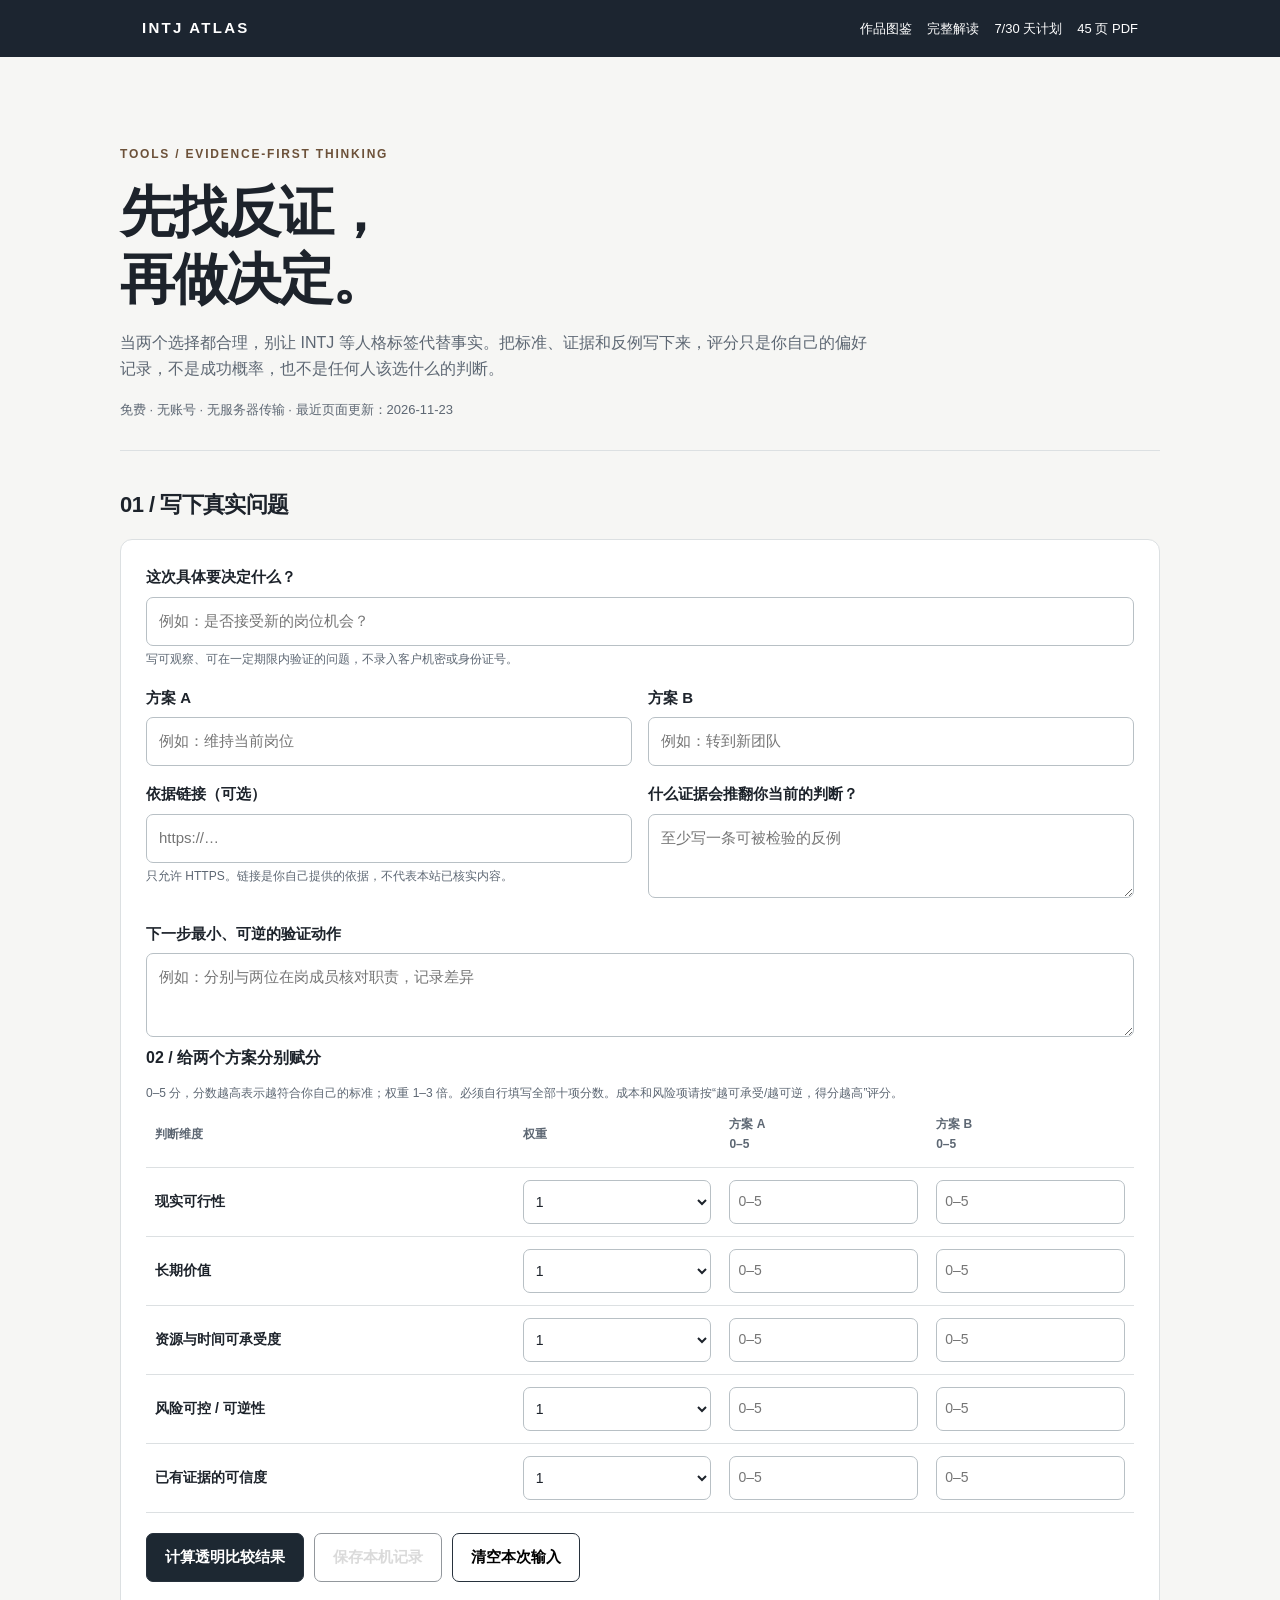
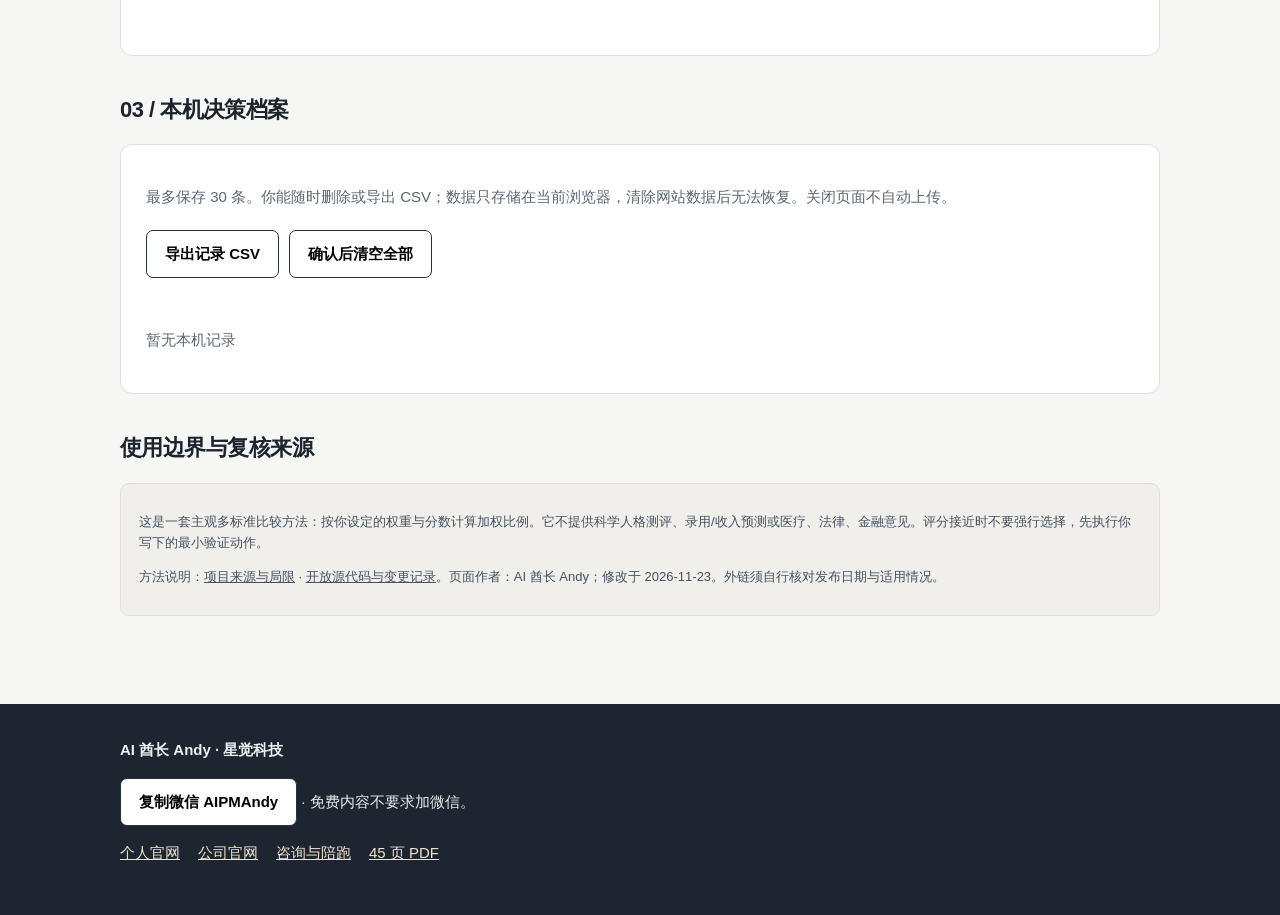
<file: decision.html>
<!doctype html>
<html lang="zh-CN"><head>
<meta charset="utf-8">
<meta name="viewport" content="width=device-width, initial-scale=1">
<title>决策反证工作台｜INTJ ATLAS · AI 酋长 Andy</title>
<meta name="description" content="免费本机决策反证工作台：为两个备选方案逐项记录证据、主观评分和权重，计算透明的比较结果，形成可验证的下一步实验。记录只保存在浏览器，可安全导出 CSV，不预测人生结果。">
<meta name="author" content="AI 酋长 Andy">
<meta name="robots" content="index,follow">
<meta name="theme-color" content="#171d26">
<link rel="canonical" href="https://aipmandy.github.io/intj-growth-guide/decision.html">
<link rel="icon" type="image/svg+xml" href="assets/favicon.svg">
<meta property="og:type" content="website">
<meta property="og:title" content="决策反证工作台｜INTJ ATLAS">
<meta property="og:description" content="用事实、反证与可逆的小实验比较两个备选方案，不用人格标签替你做决定。">
<meta property="og:url" content="https://aipmandy.github.io/intj-growth-guide/decision.html">
<meta property="og:image" content="https://aipmandy.github.io/intj-growth-guide/assets/social-preview.png">
<meta property="og:locale" content="zh_CN">
<script type="application/ld+json">{"@context":"https://schema.org","@type":"WebApplication","name":"INTJ 决策反证工作台","url":"https://aipmandy.github.io/intj-growth-guide/decision.html","description":"用户自行赋分的双方案决策矩阵与反证记录工具，结果仅为偏好比较，并非成功概率。","applicationCategory":"ProductivityApplication","operatingSystem":"Any","inLanguage":"zh-CN","isAccessibleForFree":true,"author":{"@type":"Person","name":"AI 酋长 Andy","url":"https://metaver.vip/"},"publisher":{"@type":"Organization","name":"星觉科技","url":"https://www.a6no1.cn/"},"dateModified":"2026-11-23"}</script>
<style>
:root{color-scheme:light;--ink:#1d232b;--muted:#5d6773;--line:#dce0e2;--bg:#f6f6f4;--card:#fff;--accent:#6c5139}
*{box-sizing:border-box}html{scroll-behavior:smooth}body{margin:0;background:var(--bg);color:var(--ink);font:15px/1.65 -apple-system,BlinkMacSystemFont,"PingFang SC","Microsoft YaHei",sans-serif}
a{color:inherit}a:focus-visible,button:focus-visible,input:focus-visible,select:focus-visible,textarea:focus-visible{outline:3px solid #a27047;outline-offset:3px}
.skip{position:absolute;top:-60px;left:12px;background:white;padding:8px}.skip:focus{top:10px}
.top{background:#1c2530;color:#fff}.top-inner{max-width:1040px;margin:auto;display:flex;flex-wrap:wrap;gap:20px;align-items:center;justify-content:space-between;padding:16px 22px}.top a{text-decoration:none}.top a:hover{text-decoration:underline}.brand{letter-spacing:.15em;font-weight:700}.links{display:flex;gap:15px;flex-wrap:wrap;font-size:13px}
main{width:min(1040px,calc(100% - 32px));margin:0 auto 88px}.hero{padding:52px 0 30px;border-bottom:1px solid var(--line)}.eyebrow{font-size:12px;letter-spacing:.15em;color:var(--accent);font-weight:700}.hero h1{font-size:clamp(31px,5vw,55px);line-height:1.23;letter-spacing:-.035em;margin:14px 0}.hero p{max-width:760px;color:var(--muted);font-size:16px}.tag{font-size:13px;color:var(--muted)}
section{margin-top:36px}h2{font-size:22px;margin:0 0 16px;letter-spacing:-.025em}h3{font-size:16px;margin:0 0 12px}
.panel{padding:25px;border:1px solid var(--line);background:var(--card);border-radius:12px}.grid{display:grid;grid-template-columns:repeat(2,minmax(0,1fr));gap:16px}.full{grid-column:1/-1}
label{font-weight:650;display:block;margin-bottom:7px}.hint{font-size:12px;color:var(--muted);margin:4px 0 0}input,textarea,select{width:100%;font:inherit;color:inherit;background:#fff;border:1px solid #b8c0c5;border-radius:7px;padding:11px 12px;min-height:44px}textarea{min-height:84px;resize:vertical}
.matrix{width:100%;border-collapse:collapse;font-size:14px}.matrix th,.matrix td{padding:12px 9px;border-bottom:1px solid var(--line);text-align:left;vertical-align:middle}.matrix th{color:var(--muted);font-size:12px}.matrix td:first-child{font-weight:600}.matrix input,.matrix select{min-width:63px;padding:7px 8px}
.actions{display:flex;flex-wrap:wrap;gap:10px;margin-top:20px}.btn{border:1px solid #27313c;border-radius:7px;padding:11px 18px;min-height:44px;cursor:pointer;background:#fff;font:inherit;font-weight:650}.primary{background:#1d2832;color:#fff}.btn:hover{filter:brightness(.94)}.btn:disabled{opacity:.5;cursor:not-allowed}
.result{border-left:4px solid #856341;background:#f5f2eb;padding:18px 20px;margin-top:20px}.result strong{font-size:20px}.result p{margin:7px 0;color:#42484e}.muted{color:var(--muted)}.status{min-height:22px;color:#5a462e;font-size:13px}
.record{display:flex;justify-content:space-between;gap:15px;align-items:flex-start;padding:16px 0;border-bottom:1px solid var(--line)}.record strong{overflow-wrap:anywhere}.record small{display:block;color:var(--muted)}.record button{flex-shrink:0}.note{background:#f0efec;border:1px solid #e1ded7;border-radius:9px;padding:14px 18px;color:#46525e;font-size:13px}
footer{background:#1c2530;color:#eee;padding:34px 22px}footer>div{max-width:1040px;margin:auto}footer a{color:#f2e2ce;margin-right:18px;display:inline-block}
@media(max-width:680px){.hero{padding-top:32px}.grid{grid-template-columns:1fr}.panel{padding:16px}.matrix th,.matrix td{padding:9px 4px}.matrix{font-size:12px}.matrix input,.matrix select{min-width:0;padding:6px 4px;font-size:14px}.matrix td:first-child{width:34%}.record{flex-direction:column}}
</style></head>
<body>
<a class="skip" href="#decision-main">跳到决策表</a>
<header class="top"><div class="top-inner"><a class="brand" href="index.html">INTJ ATLAS</a><nav class="links" aria-label="站点导航"><a href="index.html">作品图鉴</a><a href="article.html">完整解读</a><a href="plan.html">7/30 天计划</a><a href="pdf/intj-growth-guide-guide.pdf">45 页 PDF</a></nav></div></header>
<main id="decision-main">
<section class="hero"><div class="eyebrow">TOOLS / EVIDENCE-FIRST THINKING</div><h1>先找反证，<br>再做决定。</h1><p>当两个选择都合理，别让 INTJ 等人格标签代替事实。把标准、证据和反例写下来，评分只是你自己的偏好记录，不是成功概率，也不是任何人该选什么的判断。</p><div class="tag">免费 · 无账号 · 无服务器传输 · 最近页面更新：2026-11-23</div></section>
<section aria-labelledby="form-title"><h2 id="form-title">01 / 写下真实问题</h2><form id="decisionForm" class="panel">
<div class="grid">
<div class="full"><label for="question">这次具体要决定什么？</label><input id="question" name="question" maxlength="180" minlength="5" required placeholder="例如：是否接受新的岗位机会？"><p class="hint">写可观察、可在一定期限内验证的问题，不录入客户机密或身份证号。</p></div>
<div><label for="optionA">方案 A</label><input id="optionA" name="optionA" maxlength="70" required placeholder="例如：维持当前岗位"></div>
<div><label for="optionB">方案 B</label><input id="optionB" name="optionB" maxlength="70" required placeholder="例如：转到新团队"></div>
<div><label for="evidence">依据链接（可选）</label><input id="evidence" name="evidence" type="url" maxlength="1000" placeholder="https://…"><p class="hint">只允许 HTTPS。链接是你自己提供的依据，不代表本站已核实内容。</p></div>
<div><label for="falsifier">什么证据会推翻你当前的判断？</label><textarea id="falsifier" name="falsifier" maxlength="700" required placeholder="至少写一条可被检验的反例"></textarea></div>
<div class="full"><label for="experiment">下一步最小、可逆的验证动作</label><textarea id="experiment" name="experiment" maxlength="700" required placeholder="例如：分别与两位在岗成员核对职责，记录差异"></textarea></div>
</div>
<h3>02 / 给两个方案分别赋分</h3><p class="hint">0–5 分，分数越高表示越符合你自己的标准；权重 1–3 倍。必须自行填写全部十项分数。成本和风险项请按“越可承受/越可逆，得分越高”评分。</p>
<div style="overflow-x:auto"><table class="matrix"><thead><tr><th scope="col">判断维度</th><th scope="col">权重</th><th scope="col">方案 A<br>0–5</th><th scope="col">方案 B<br>0–5</th></tr></thead><tbody id="criteriaRows"></tbody></table></div>
<div class="actions"><button class="btn primary" type="submit">计算透明比较结果</button><button id="save" class="btn" type="button" disabled>保存本机记录</button><button id="reset" class="btn" type="reset">清空本次输入</button></div>
<p id="status" class="status" role="status" aria-live="polite"></p><div class="result" id="result" role="region" aria-label="比较结果" hidden></div>
</form></section>
<section aria-labelledby="records-title"><h2 id="records-title">03 / 本机决策档案</h2><div class="panel"><p class="muted">最多保存 30 条。你能随时删除或导出 CSV；数据只存储在当前浏览器，清除网站数据后无法恢复。关闭页面不自动上传。</p><div class="actions"><button class="btn" id="export" type="button">导出记录 CSV</button><button class="btn" id="clear" type="button">确认后清空全部</button></div><p id="historyStatus" class="status" role="status" aria-live="polite"></p><div id="records"></div></div></section>
<section aria-labelledby="boundary-title"><h2 id="boundary-title">使用边界与复核来源</h2><div class="note"><p>这是一套主观多标准比较方法：按你设定的权重与分数计算加权比例。它不提供科学人格测评、录用/收入预测或医疗、法律、金融意见。评分接近时不要强行选择，先执行你写下的最小验证动作。</p><p>方法说明：<a href="docs/SOURCES.md">项目来源与局限</a> · <a href="https://github.com/AIPMAndy/intj-growth-guide" rel="noopener noreferrer" target="_blank">开放源代码与变更记录</a>。页面作者：AI 酋长 Andy；修改于 2026-11-23。外链须自行核对发布日期与适用情况。</p></div></section>
</main>
<footer><div><strong>AI 酋长 Andy · 星觉科技</strong><p><button class="btn" type="button" id="copyWechat">复制微信 AIPMAndy</button> <span id="copyState" role="status" aria-live="polite"></span> · 免费内容不要求加微信。</p><p><a href="https://metaver.vip/" rel="noopener noreferrer" target="_blank">个人官网</a><a href="https://www.a6no1.cn/" rel="noopener noreferrer" target="_blank">公司官网</a><a href="https://metaver.vip/services" rel="noopener noreferrer" target="_blank">咨询与陪跑</a><a href="pdf/intj-growth-guide-guide.pdf">45 页 PDF</a></p></div></footer>
<script defer src="decision.js"></script>
</body></html>
</file>
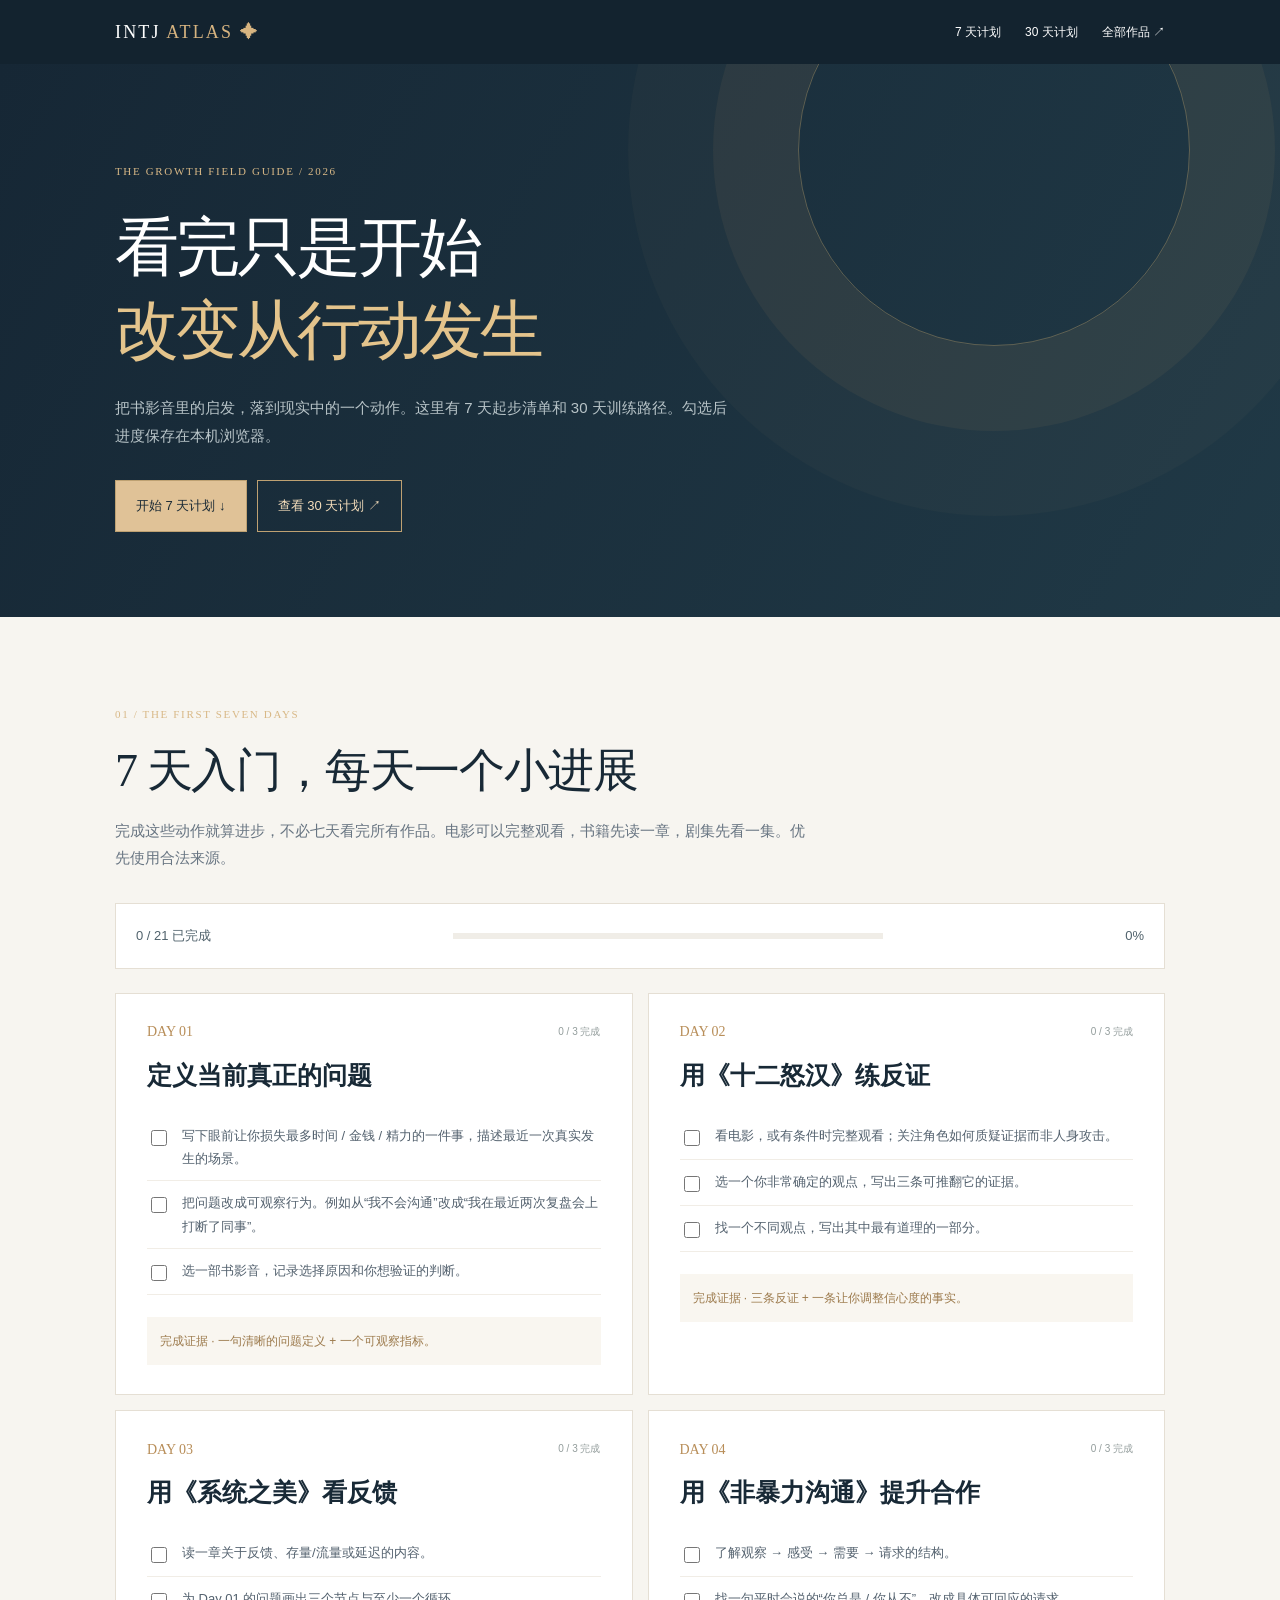
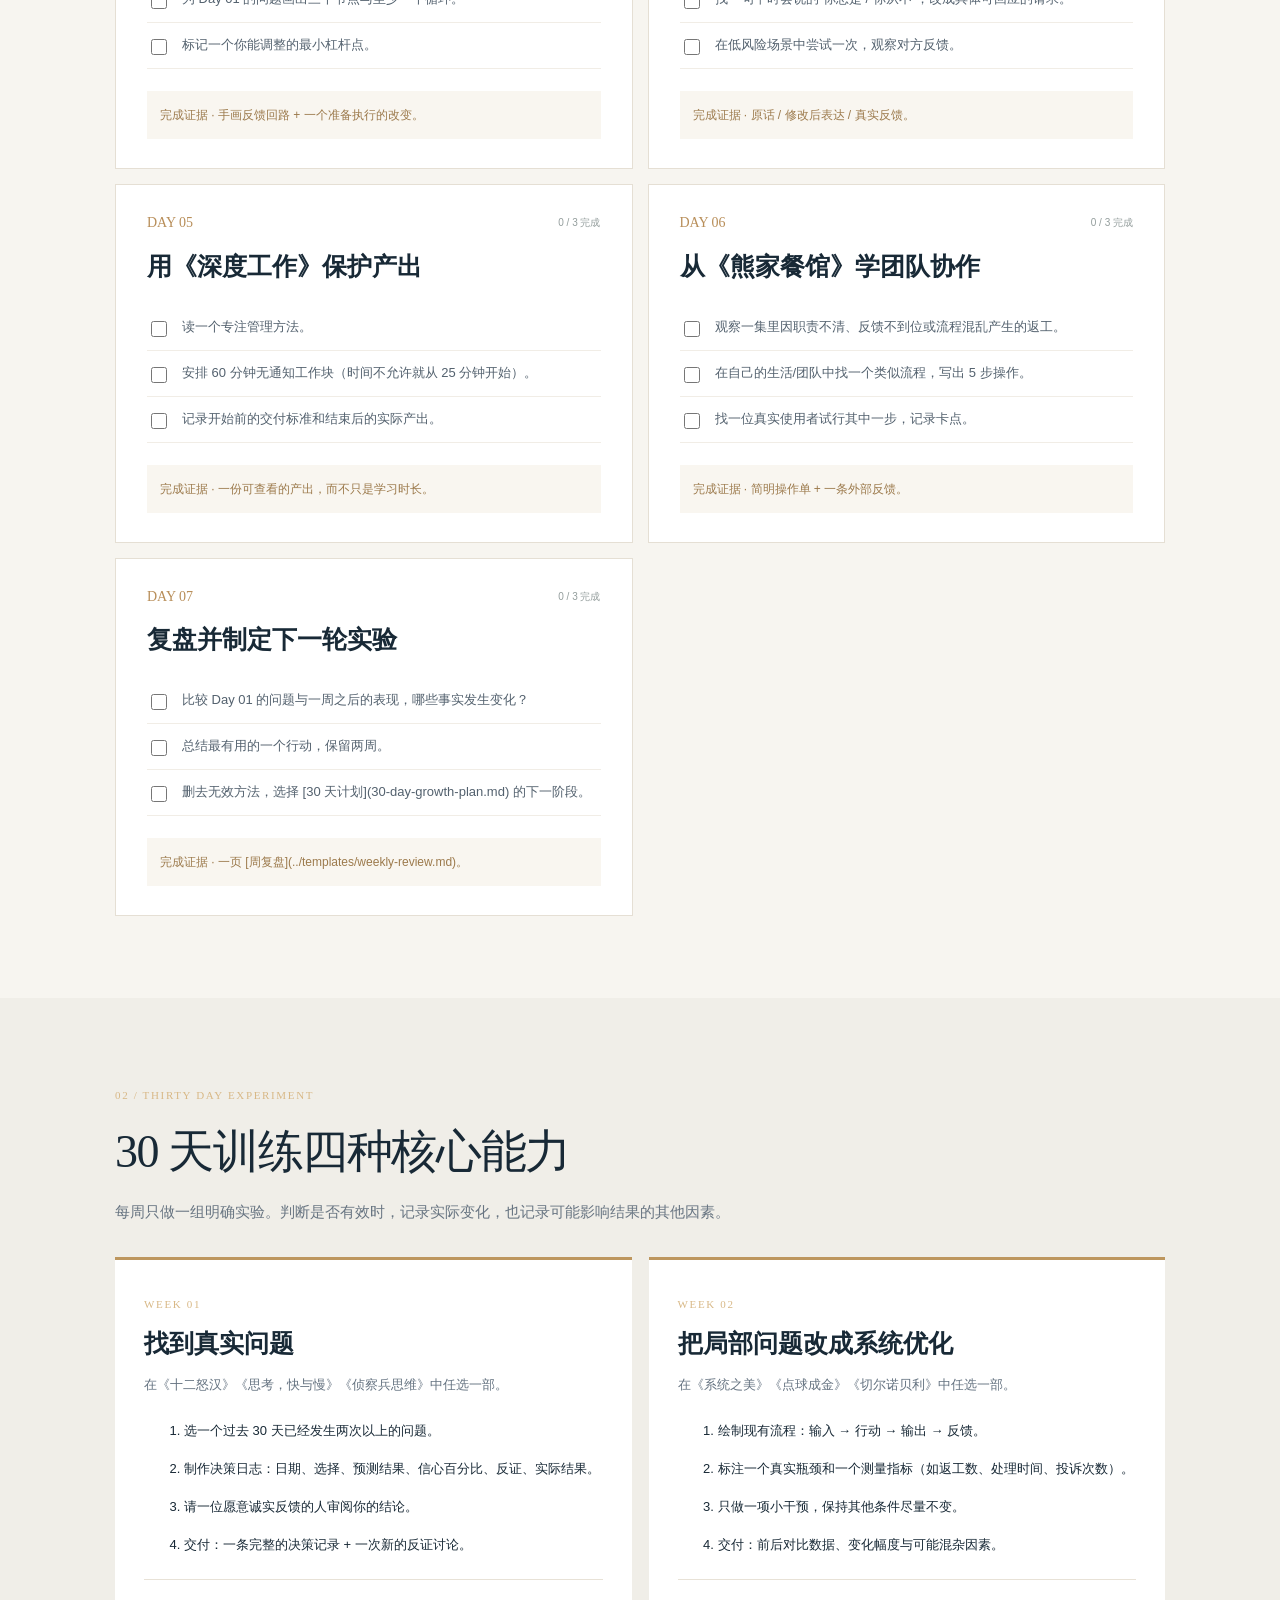
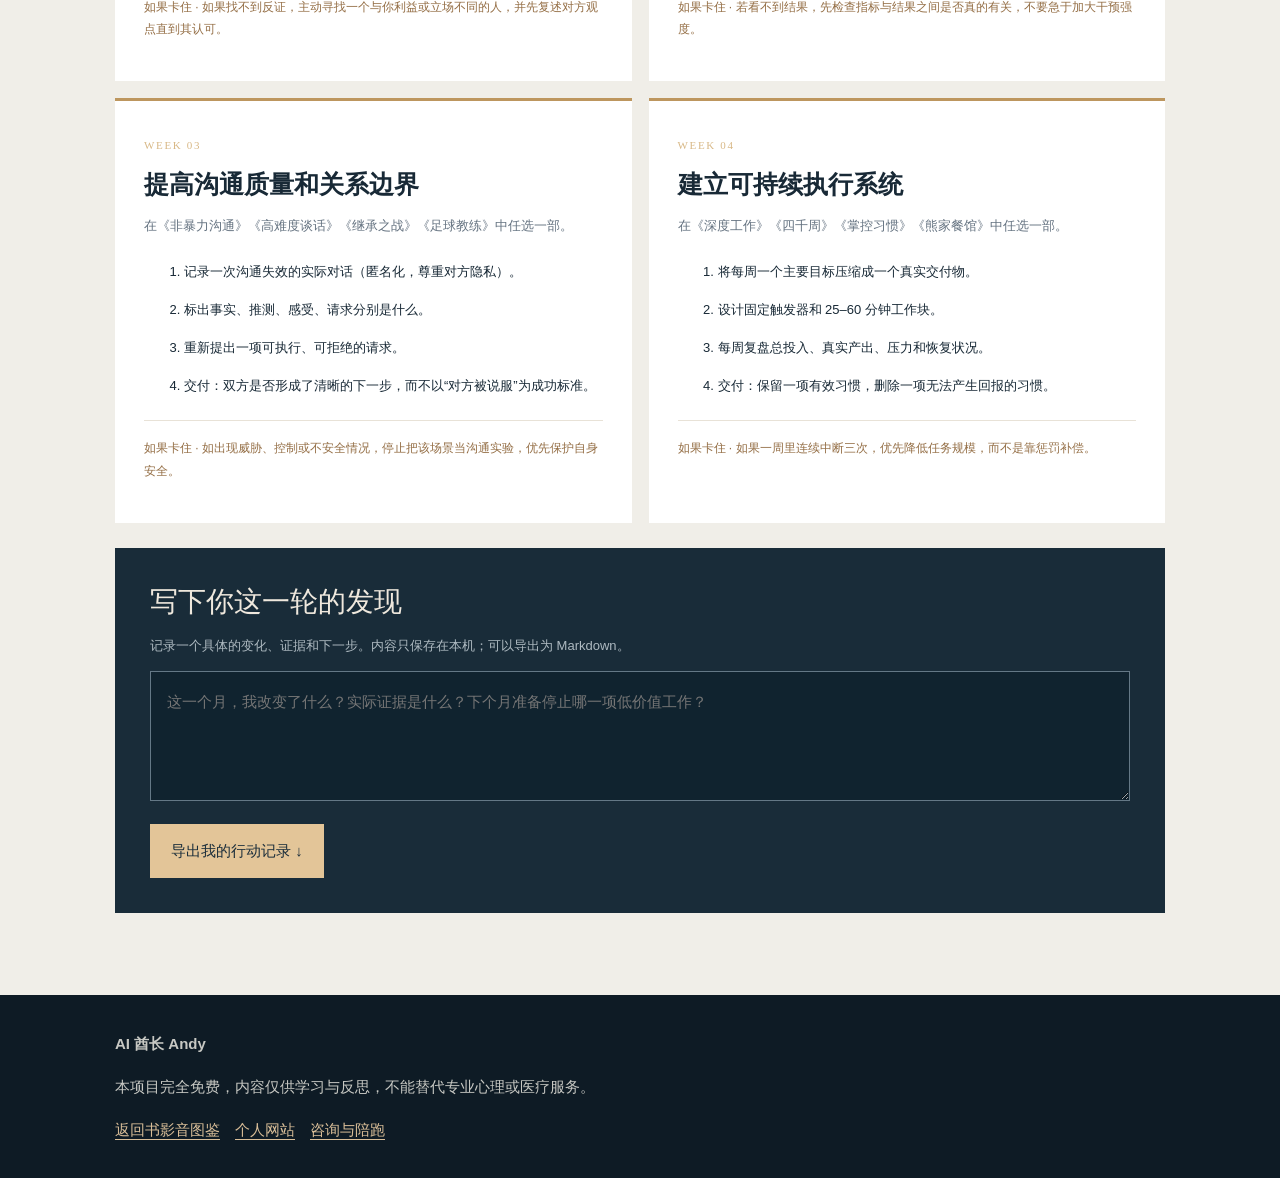
<file: plan.html>
<!doctype html><html lang="zh-CN"><head>
<meta charset="utf-8">
<meta name="viewport" content="width=device-width,initial-scale=1">
<title>7 天与 30 天成长计划 · INTJ ATLAS</title>
<meta name="description" content="把书影音里的启发落到现实：21 个可勾选的成长任务，7 天起步与 30 天训练路径，进度保存在本机浏览器，可导出 Markdown。">
<meta name="author" content="AI 酋长 Andy">
<meta name="theme-color" content="#13232f">
<link rel="canonical" href="https://aipmandy.github.io/intj-growth-guide/plan.html">
<link rel="icon" href="assets/favicon.svg" type="image/svg+xml">
<link rel="icon" href="assets/favicon-32.png" sizes="32x32" type="image/png">
<link rel="apple-touch-icon" href="assets/apple-touch-icon.png">
<meta property="og:type" content="website">
<meta property="og:site_name" content="INTJ ATLAS">
<meta property="og:locale" content="zh_CN">
<meta property="og:title" content="7 天与 30 天成长计划 · INTJ ATLAS">
<meta property="og:description" content="21 个可勾选的成长任务：7 天起步，30 天训练，进度存在本机，可导出 Markdown。">
<meta property="og:url" content="https://aipmandy.github.io/intj-growth-guide/plan.html">
<meta property="og:image" content="https://aipmandy.github.io/intj-growth-guide/assets/social-preview.png">
<meta property="og:image:width" content="1200">
<meta property="og:image:height" content="630">
<meta property="og:image:alt" content="INTJ 成长必看书影音图鉴：41 部作品，六条成长路线">
<meta name="twitter:card" content="summary_large_image">
<meta name="twitter:title" content="7 天与 30 天成长计划 · INTJ ATLAS">
<meta name="twitter:description" content="21 个可勾选的成长任务：7 天起步，30 天训练，进度存在本机，可导出 Markdown。">
<meta name="twitter:image" content="https://aipmandy.github.io/intj-growth-guide/assets/social-preview.png">
<script type="application/ld+json">{"@context":"https://schema.org","@type":"WebPage","name":"7 天与 30 天成长计划","url":"https://aipmandy.github.io/intj-growth-guide/plan.html","inLanguage":"zh-CN","isPartOf":{"@type":"CollectionPage","name":"INTJ 成长必看书影音图鉴","url":"https://aipmandy.github.io/intj-growth-guide/"},"author":{"@type":"Person","name":"AI 酋长 Andy","url":"https://metaver.vip/"}}</script>
<style>
:root{--navy:#152431;--gold:#bd935d;--ink:#182936;--paper:#f7f5f0;--serif:'Songti SC','Noto Serif CJK SC','STSong',serif;--sans:-apple-system,BlinkMacSystemFont,'PingFang SC','Microsoft YaHei',sans-serif}*{box-sizing:border-box}html{scroll-behavior:smooth}body{margin:0;background:var(--paper);color:var(--ink);font:15px/1.85 var(--sans)}a{color:inherit;text-decoration:none}button,textarea{font:inherit}button{cursor:pointer}.wrap{width:min(1050px,calc(100% - 40px));margin:auto}.nav{background:#13232f;color:white}.nav-in{display:flex;align-items:center;justify-content:space-between;gap:15px;padding:21px 0;font-size:12px}.nav .brand{font:18px Georgia,serif;letter-spacing:.12em}.nav .brand span{color:#d7b480}.nav a:hover{color:#ebca99}.nav-links{display:flex;gap:24px}.hero{background:linear-gradient(118deg,#162735,#203946);color:white;padding:92px 0 85px;position:relative;overflow:hidden}.hero:after{content:'';width:390px;height:390px;border:1px solid #bda06b6b;border-radius:50%;position:absolute;right:7%;top:-110px;box-shadow:0 0 0 85px #bda06b12,0 0 0 170px #bda06b09}.eyebrow{font:11px Georgia,serif;letter-spacing:.15em;color:#d8b886}.hero h1{position:relative;z-index:1;font:500 clamp(38px,5vw,65px)/1.3 var(--serif);letter-spacing:-.05em;margin:22px 0}.hero h1 span{color:#e4c48c}.hero p{color:#b8c4c8;max-width:620px}.hero-actions{display:flex;gap:10px;flex-wrap:wrap;margin-top:30px}.hero-actions a{display:inline-block;padding:13px 20px;border:1px solid #bea172;color:#f4ddbb;font-size:13px}.hero-actions a:first-child{background:#e0c297;color:#1b2b36}.section{padding:82px 0}.section>div>h2{font:500 clamp(30px,4vw,46px) var(--serif);margin:13px 0 9px;letter-spacing:-.03em}.section-intro{color:#687582;max-width:700px;margin-bottom:31px}.progress{background:#fff;border:1px solid #e5dfd4;padding:20px;display:flex;gap:18px;justify-content:space-between;align-items:center;margin-bottom:24px}.progress>span{font-size:13px;color:#50626c}.bar{background:#f0ede7;height:6px;flex:1;max-width:430px}.fill{background:#c19862;height:100%;width:0;transition:width .3s}.days{display:grid;grid-template-columns:repeat(2,minmax(0,1fr));gap:15px}.day{background:#fff;border:1px solid #e5dfd4;padding:29px 31px}.day header{display:flex;justify-content:space-between;align-items:center;gap:10px}.day-no{font:14px Georgia,serif;color:#b88e59}.day-status{font-size:10px;color:#939d9c}.day h3{font:600 25px var(--serif);margin:17px 0 22px}.day label{display:flex;align-items:flex-start;gap:12px;padding:10px 0;border-bottom:1px solid #f1ede6;line-height:1.8;font-size:13px;color:#53616e;cursor:pointer}.day input{accent-color:#b88e59;margin-top:6px;width:16px;height:16px;flex:none}.day label:has(input:checked) span{text-decoration:line-through;color:#a6a9a7}.evidence{font-size:12px;color:#9c7a4c;background:#f9f6f0;padding:13px;margin:22px 0 0}.month{background:#f0eee8}.month-grid{display:grid;grid-template-columns:repeat(2,minmax(0,1fr));gap:17px}.week{background:#fff;border-top:3px solid #bd965e;padding:29px}.week h3{font:600 25px var(--serif);margin:10px 0 12px}.week p{color:#657381;font-size:13px}.week li{padding:7px 0;font-size:13px}.week .fix{font-size:12px;color:#946e45;border-top:1px solid #e8e2d7;padding-top:16px}.reflection{padding:35px;background:#192c39;color:#efe8dd;margin-top:25px}.reflection h3{font:500 28px var(--serif);margin:0}.reflection p{color:#aebac1;font-size:13px}.reflection textarea{border:1px solid #647886;color:white;background:#10232f;width:100%;min-height:130px;resize:vertical;padding:16px;outline-color:#e2bd8f}.reflection button{margin-top:15px;background:#e3c598;color:#1b2e3b;padding:13px 21px;border:0}.reflection #exportStatus{font-size:12px;color:#d7ba8e;margin-left:10px}.foot{background:#0e1b25;color:#c7c8c3;padding:35px 0}.foot a{text-decoration:underline;text-underline-offset:4px;margin-right:15px;color:#d9be98}@media(max-width:700px){.nav-links{gap:12px}.hero{padding:66px 0 60px}.hero:after{right:-250px}.section{padding:58px 0}.days,.month-grid{grid-template-columns:1fr}.day{padding:24px}.progress{flex-wrap:wrap}.bar{min-width:150px}.reflection{padding:25px}.foot a{display:inline-block;margin:8px 15px 8px 0}}
</style></head><body><nav class="nav"><div class="wrap nav-in"><a class="brand" href="index.html">INTJ <span>ATLAS ✦</span></a><div class="nav-links"><a href="#seven">7 天计划</a><a href="#thirty">30 天计划</a><a href="article.html">全部作品 ↗</a></div></div></nav><header class="hero"><div class="wrap"><span class="eyebrow">THE GROWTH FIELD GUIDE / 2026</span><h1>看完只是开始<br><span>改变从行动发生</span></h1><p>把书影音里的启发，落到现实中的一个动作。这里有 7 天起步清单和 30 天训练路径。勾选后进度保存在本机浏览器。</p><div class="hero-actions"><a href="#seven">开始 7 天计划 ↓</a><a href="#thirty">查看 30 天计划 ↗</a></div></div></header><main><section id="seven" class="section"><div class="wrap"><span class="eyebrow">01 / THE FIRST SEVEN DAYS</span><h2>7 天入门，每天一个小进展</h2><p class="section-intro">完成这些动作就算进步，不必七天看完所有作品。电影可以完整观看，书籍先读一章，剧集先看一集。优先使用合法来源。</p><div class="progress"><span id="dayStatus">0 / 0 已完成</span><div class="bar"><div class="fill" id="dayFill"></div></div><span id="dayPercent">0%</span></div><div class="days"><article class="day"><header><span class="day-no">DAY 01</span><span class="day-status">0 / 3 完成</span></header><h3>定义当前真正的问题</h3><label><input type="checkbox" data-task id="d01t01"><span>写下眼前让你损失最多时间 / 金钱 / 精力的一件事，描述最近一次真实发生的场景。</span></label><label><input type="checkbox" data-task id="d01t02"><span>把问题改成可观察行为。例如从“我不会沟通”改成“我在最近两次复盘会上打断了同事”。</span></label><label><input type="checkbox" data-task id="d01t03"><span>选一部书影音，记录选择原因和你想验证的判断。</span></label><p class="evidence">完成证据 · 一句清晰的问题定义 + 一个可观察指标。</p></article><article class="day"><header><span class="day-no">DAY 02</span><span class="day-status">0 / 3 完成</span></header><h3>用《十二怒汉》练反证</h3><label><input type="checkbox" data-task id="d02t01"><span>看电影，或有条件时完整观看；关注角色如何质疑证据而非人身攻击。</span></label><label><input type="checkbox" data-task id="d02t02"><span>选一个你非常确定的观点，写出三条可推翻它的证据。</span></label><label><input type="checkbox" data-task id="d02t03"><span>找一个不同观点，写出其中最有道理的一部分。</span></label><p class="evidence">完成证据 · 三条反证 + 一条让你调整信心度的事实。</p></article><article class="day"><header><span class="day-no">DAY 03</span><span class="day-status">0 / 3 完成</span></header><h3>用《系统之美》看反馈</h3><label><input type="checkbox" data-task id="d03t01"><span>读一章关于反馈、存量/流量或延迟的内容。</span></label><label><input type="checkbox" data-task id="d03t02"><span>为 Day 01 的问题画出三个节点与至少一个循环。</span></label><label><input type="checkbox" data-task id="d03t03"><span>标记一个你能调整的最小杠杆点。</span></label><p class="evidence">完成证据 · 手画反馈回路 + 一个准备执行的改变。</p></article><article class="day"><header><span class="day-no">DAY 04</span><span class="day-status">0 / 3 完成</span></header><h3>用《非暴力沟通》提升合作</h3><label><input type="checkbox" data-task id="d04t01"><span>了解观察 → 感受 → 需要 → 请求的结构。</span></label><label><input type="checkbox" data-task id="d04t02"><span>找一句平时会说的“你总是 / 你从不”，改成具体可回应的请求。</span></label><label><input type="checkbox" data-task id="d04t03"><span>在低风险场景中尝试一次，观察对方反馈。</span></label><p class="evidence">完成证据 · 原话 / 修改后表达 / 真实反馈。</p></article><article class="day"><header><span class="day-no">DAY 05</span><span class="day-status">0 / 3 完成</span></header><h3>用《深度工作》保护产出</h3><label><input type="checkbox" data-task id="d05t01"><span>读一个专注管理方法。</span></label><label><input type="checkbox" data-task id="d05t02"><span>安排 60 分钟无通知工作块（时间不允许就从 25 分钟开始）。</span></label><label><input type="checkbox" data-task id="d05t03"><span>记录开始前的交付标准和结束后的实际产出。</span></label><p class="evidence">完成证据 · 一份可查看的产出，而不只是学习时长。</p></article><article class="day"><header><span class="day-no">DAY 06</span><span class="day-status">0 / 3 完成</span></header><h3>从《熊家餐馆》学团队协作</h3><label><input type="checkbox" data-task id="d06t01"><span>观察一集里因职责不清、反馈不到位或流程混乱产生的返工。</span></label><label><input type="checkbox" data-task id="d06t02"><span>在自己的生活/团队中找一个类似流程，写出 5 步操作。</span></label><label><input type="checkbox" data-task id="d06t03"><span>找一位真实使用者试行其中一步，记录卡点。</span></label><p class="evidence">完成证据 · 简明操作单 + 一条外部反馈。</p></article><article class="day"><header><span class="day-no">DAY 07</span><span class="day-status">0 / 3 完成</span></header><h3>复盘并制定下一轮实验</h3><label><input type="checkbox" data-task id="d07t01"><span>比较 Day 01 的问题与一周之后的表现，哪些事实发生变化？</span></label><label><input type="checkbox" data-task id="d07t02"><span>总结最有用的一个行动，保留两周。</span></label><label><input type="checkbox" data-task id="d07t03"><span>删去无效方法，选择 [30 天计划](30-day-growth-plan.md) 的下一阶段。</span></label><p class="evidence">完成证据 · 一页 [周复盘](../templates/weekly-review.md)。</p></article></div></div></section><section class="section month" id="thirty"><div class="wrap"><span class="eyebrow">02 / THIRTY DAY EXPERIMENT</span><h2>30 天训练四种核心能力</h2><p class="section-intro">每周只做一组明确实验。判断是否有效时，记录实际变化，也记录可能影响结果的其他因素。</p><div class="month-grid"><article class="week"><span class="eyebrow">WEEK 01</span><h3>找到真实问题</h3><p>在《十二怒汉》《思考，快与慢》《侦察兵思维》中任选一部。</p><ol><li>选一个过去 30 天已经发生两次以上的问题。</li><li>制作决策日志：日期、选择、预测结果、信心百分比、反证、实际结果。</li><li>请一位愿意诚实反馈的人审阅你的结论。</li><li>交付：一条完整的决策记录 + 一次新的反证讨论。</li></ol><p class="fix">如果卡住 · 如果找不到反证，主动寻找一个与你利益或立场不同的人，并先复述对方观点直到其认可。</p></article><article class="week"><span class="eyebrow">WEEK 02</span><h3>把局部问题改成系统优化</h3><p>在《系统之美》《点球成金》《切尔诺贝利》中任选一部。</p><ol><li>绘制现有流程：输入 → 行动 → 输出 → 反馈。</li><li>标注一个真实瓶颈和一个测量指标（如返工数、处理时间、投诉次数）。</li><li>只做一项小干预，保持其他条件尽量不变。</li><li>交付：前后对比数据、变化幅度与可能混杂因素。</li></ol><p class="fix">如果卡住 · 若看不到结果，先检查指标与结果之间是否真的有关，不要急于加大干预强度。</p></article><article class="week"><span class="eyebrow">WEEK 03</span><h3>提高沟通质量和关系边界</h3><p>在《非暴力沟通》《高难度谈话》《继承之战》《足球教练》中任选一部。</p><ol><li>记录一次沟通失效的实际对话（匿名化，尊重对方隐私）。</li><li>标出事实、推测、感受、请求分别是什么。</li><li>重新提出一项可执行、可拒绝的请求。</li><li>交付：双方是否形成了清晰的下一步，而不以“对方被说服”为成功标准。</li></ol><p class="fix">如果卡住 · 如出现威胁、控制或不安全情况，停止把该场景当沟通实验，优先保护自身安全。</p></article><article class="week"><span class="eyebrow">WEEK 04</span><h3>建立可持续执行系统</h3><p>在《深度工作》《四千周》《掌控习惯》《熊家餐馆》中任选一部。</p><ol><li>将每周一个主要目标压缩成一个真实交付物。</li><li>设计固定触发器和 25–60 分钟工作块。</li><li>每周复盘总投入、真实产出、压力和恢复状况。</li><li>交付：保留一项有效习惯，删除一项无法产生回报的习惯。</li></ol><p class="fix">如果卡住 · 如果一周里连续中断三次，优先降低任务规模，而不是靠惩罚补偿。</p></article></div><div class="reflection"><h3>写下你这一轮的发现</h3><p>记录一个具体的变化、证据和下一步。内容只保存在本机；可以导出为 Markdown。</p><textarea id="reflection" placeholder="这一个月，我改变了什么？实际证据是什么？下个月准备停止哪一项低价值工作？"></textarea><div><button type="button" id="export">导出我的行动记录 ↓</button><span id="exportStatus" role="status" aria-live="polite"></span></div></div></div></section></main><footer class="foot"><div class="wrap"><strong>AI 酋长 Andy</strong><p>本项目完全免费，内容仅供学习与反思，不能替代专业心理或医疗服务。</p><a href="index.html">返回书影音图鉴</a><a href="https://metaver.vip/" target="_blank" rel="noopener noreferrer">个人网站</a><a href="https://metaver.vip/services" target="_blank" rel="noopener noreferrer">咨询与陪跑</a></div></footer><script>
(()=>{'use strict';const check=[...document.querySelectorAll('input[type="checkbox"][data-task]')],key='intj-atlas-plan-v1';let saved={};try{saved=JSON.parse(localStorage.getItem(key)||'{}')||{}}catch(_){};check.forEach(c=>{c.checked=!!saved[c.id];c.addEventListener('change',()=>{saved[c.id]=c.checked;persist();draw()})});const note=document.getElementById('reflection');note.value=saved.note||'';note.addEventListener('input',()=>{saved.note=note.value;persist()});function persist(){try{localStorage.setItem(key,JSON.stringify(saved))}catch(_){}}function draw(){const n=check.filter(c=>c.checked).length;document.getElementById('dayStatus').textContent=n+' / '+check.length+' 已完成';const rate=Math.round(n*100/check.length)||0;document.getElementById('dayPercent').textContent=rate+'%';document.getElementById('dayFill').style.width=rate+'%';document.querySelectorAll('.day').forEach(day=>{const all=[...day.querySelectorAll('input')];day.querySelector('.day-status').textContent=all.filter(c=>c.checked).length+' / '+all.length+' 完成'})}draw();document.getElementById('export').addEventListener('click',()=>{const lines=['# 我的 INTJ 成长行动记录','',...document.querySelectorAll('.day')].flatMap(x=>typeof x==='string'?[x]:['## '+x.querySelector('h3').textContent,...[...x.querySelectorAll('label')].map(l=>(l.querySelector('input').checked?'- [x] ':'- [ ] ')+l.querySelector('span').textContent)]);lines.push('','## 我的30天复盘',note.value||'(待填写)','');const blob=new Blob([lines.join('\n')],{type:'text/markdown;charset=utf-8'});const url=URL.createObjectURL(blob);const a=document.createElement('a');a.href=url;a.download='INTJ-成长行动记录.md';document.body.appendChild(a);a.click();a.remove();setTimeout(()=>URL.revokeObjectURL(url),1000);document.getElementById('exportStatus').textContent='已发起下载'});})();
</script></body></html>
</file>
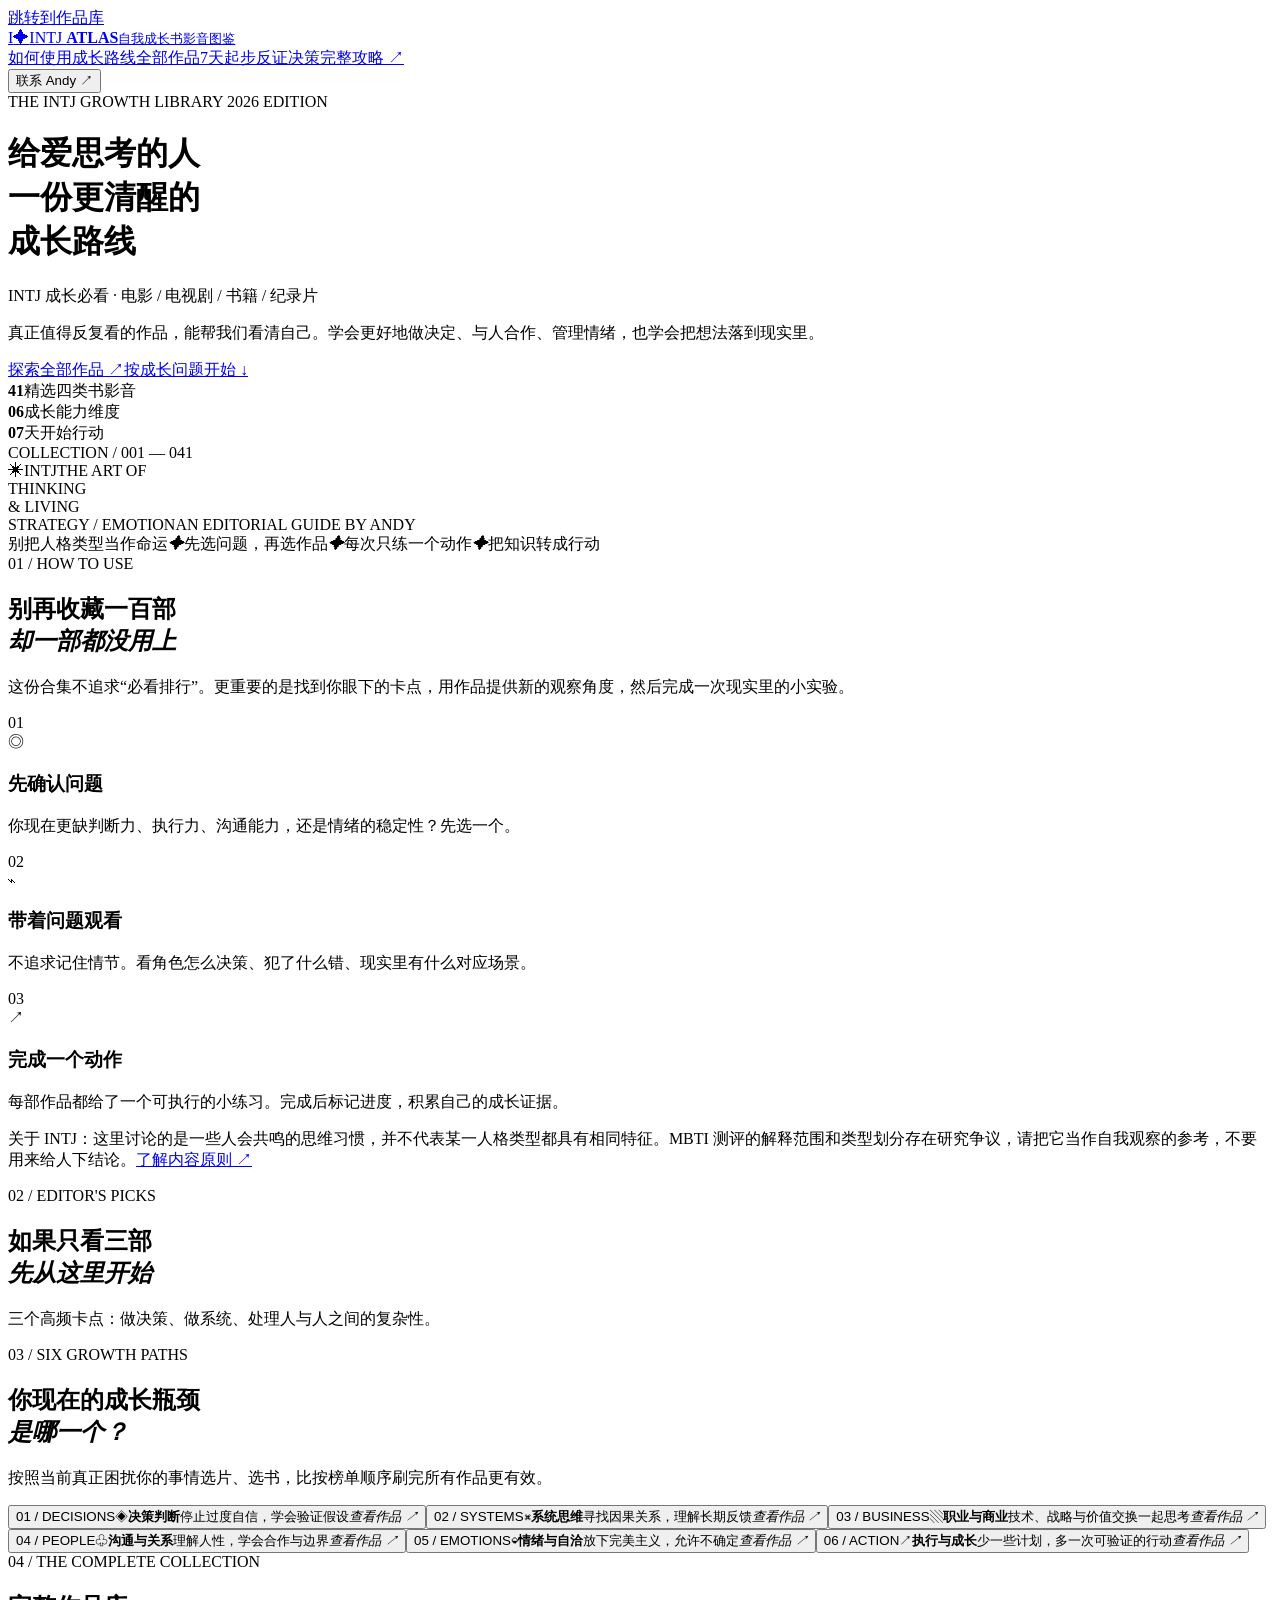
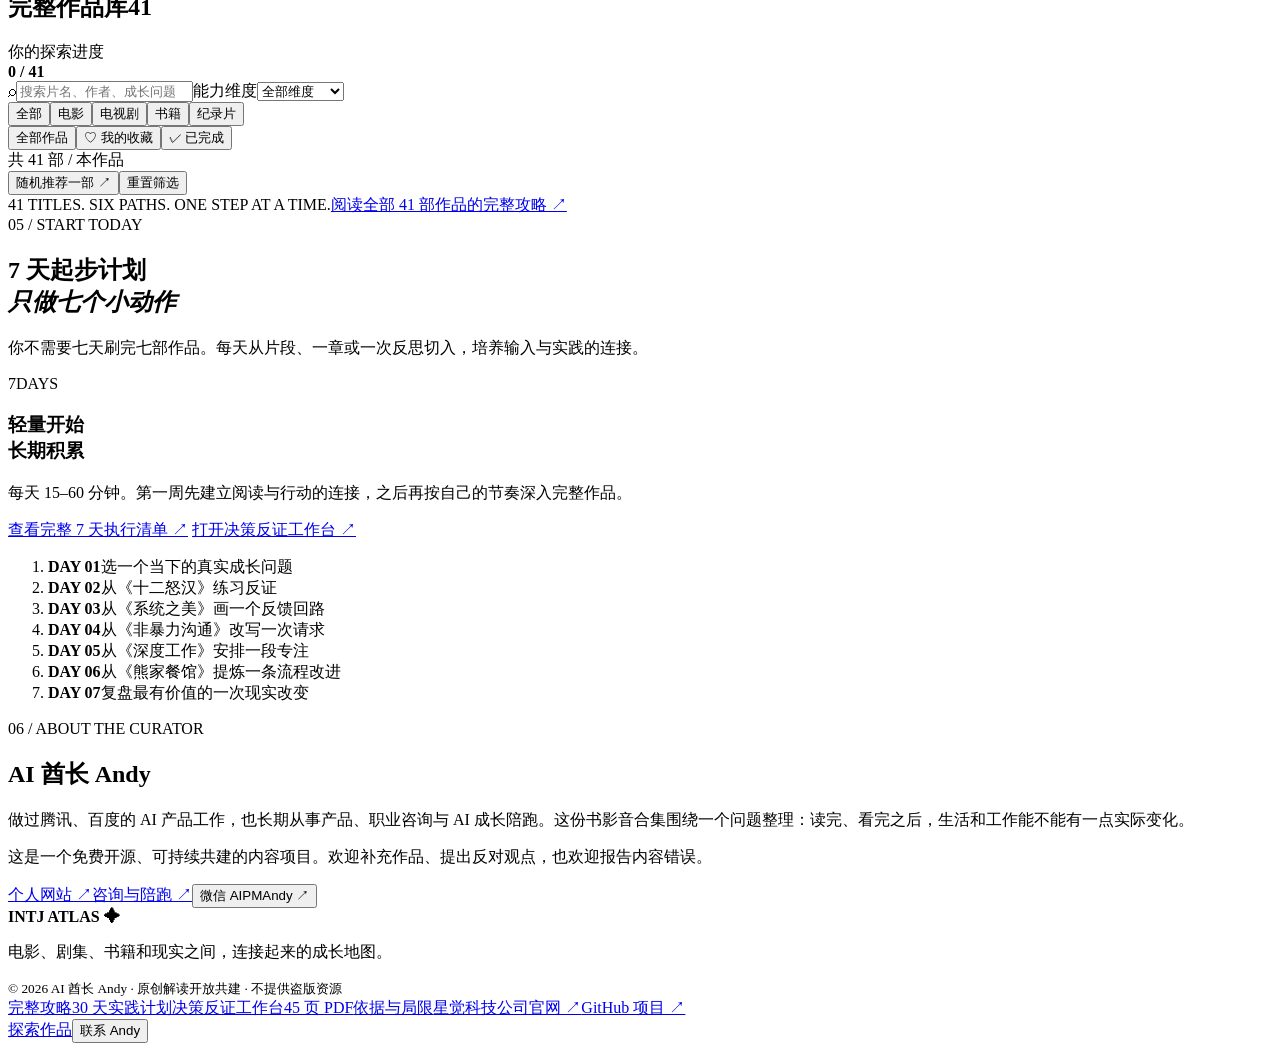
<file: site/template.html>
<!doctype html>
<html lang="zh-CN"><head>
<meta charset="utf-8">
<meta name="viewport" content="width=device-width,initial-scale=1">
<title>INTJ 成长必看书影音图鉴｜AI 酋长 Andy</title>
<meta name="description" content="INTJ 成长必看 41 部电影、电视剧、书籍与纪录片。按系统思维、决策判断、职业商业、沟通关系、情绪管理与执行成长分类，提供具体练习。">
<meta name="author" content="AI 酋长 Andy">
<meta name="theme-color" content="#101b27">
<link rel="canonical" href="https://aipmandy.github.io/intj-growth-guide/">
<link rel="icon" href="assets/favicon.svg" type="image/svg+xml">
<link rel="icon" href="assets/favicon-32.png" sizes="32x32" type="image/png">
<link rel="apple-touch-icon" href="assets/apple-touch-icon.png">
<meta property="og:type" content="website">
<meta property="og:site_name" content="INTJ ATLAS">
<meta property="og:locale" content="zh_CN">
<meta property="og:title" content="INTJ 成长必看书影音图鉴｜AI 酋长 Andy">
<meta property="og:description" content="41 部作品，六条成长路线，一份真正能动手实践的清单。">
<meta property="og:url" content="https://aipmandy.github.io/intj-growth-guide/">
<meta property="og:image" content="https://aipmandy.github.io/intj-growth-guide/assets/social-preview.png">
<meta property="og:image:width" content="1200">
<meta property="og:image:height" content="630">
<meta property="og:image:alt" content="INTJ 成长必看书影音图鉴：41 部作品，六条成长路线">
<meta name="twitter:card" content="summary_large_image">
<meta name="twitter:title" content="INTJ 成长必看书影音图鉴｜AI 酋长 Andy">
<meta name="twitter:description" content="41 部作品，六条成长路线，一份真正能动手实践的清单。">
<meta name="twitter:image" content="https://aipmandy.github.io/intj-growth-guide/assets/social-preview.png">
<script type="application/ld+json">/*__JSONLD__*/</script>
<style>/*__STYLE__*/</style></head>
<body>
<a href="#catalog" class="skip">跳转到作品库</a>
<nav class="nav" aria-label="主导航"><div class="container nav-inner"><a href="#top" class="brand"><span class="brand-mark">I<span>✦</span></span><span>INTJ <strong>ATLAS</strong><small>自我成长书影音图鉴</small></span></a><div class="navlinks"><a href="#method">如何使用</a><a href="#routes">成长路线</a><a href="#catalog">全部作品</a><a href="#plan">7天起步</a><a href="decision.html">反证决策</a><a href="article.html">完整攻略 ↗</a></div><button class="nav-contact" type="button" data-contact>联系 Andy <span>↗</span></button></div></nav>
<header class="hero" id="top"><div class="hero-noise"></div><div class="container hero-grid"><div class="hero-main"><div class="eyebrow"><span class="eyebrow-line"></span> THE INTJ GROWTH LIBRARY <span class="edition">2026 EDITION</span></div><h1>给爱思考的人<br>一份<span>更清醒的</span><br>成长路线</h1><p class="hero-title">INTJ 成长必看 · 电影 / 电视剧 / 书籍 / 纪录片</p><p class="hero-copy">真正值得反复看的作品，能帮我们看清自己。学会更好地做决定、与人合作、管理情绪，也学会把想法落到现实里。</p><div class="hero-actions"><a class="btn btn-primary" href="#catalog">探索全部作品 <span>↗</span></a><a class="btn btn-outline" href="#routes">按成长问题开始 <span>↓</span></a></div><div class="hero-meta"><div><strong id="statTotal">41</strong><span>精选四类书影音</span></div><div><strong>06</strong><span>成长能力维度</span></div><div><strong>07</strong><span>天开始行动</span></div></div></div><div class="hero-art" aria-hidden="true"><div class="art-coordinates">COLLECTION / 001 — 041</div><div class="art-ellipse e1"></div><div class="art-ellipse e2"></div><div class="art-ellipse e3"></div><div class="art-center"><span class="art-star">✳</span><span class="art-letters">INTJ</span><span class="art-line"></span><span class="art-subtitle">THE ART OF<br>THINKING<br>& LIVING</span></div><span class="art-note art-note-top">STRATEGY / EMOTION</span><span class="art-note art-note-bottom">AN EDITORIAL GUIDE BY ANDY</span></div></div></header>
<div class="ticker"><div class="container ticker-inner"><span>别把人格类型当作命运</span><i>✦</i><span>先选问题，再选作品</span><i>✦</i><span>每次只练一个动作</span><i>✦</i><span>把知识转成行动</span></div></div>
<section id="method" class="section light"><div class="container"><div class="section-head"><div><span class="small-kicker">01 / HOW TO USE</span><h2>别再收藏一百部<br><em>却一部都没用上</em></h2></div><p>这份合集不追求“必看排行”。更重要的是找到你眼下的卡点，用作品提供新的观察角度，然后完成一次现实里的小实验。</p></div><div class="method-grid"><article><span class="method-index">01</span><div class="method-icon">◎</div><h3>先确认问题</h3><p>你现在更缺判断力、执行力、沟通能力，还是情绪的稳定性？先选一个。</p></article><article><span class="method-index">02</span><div class="method-icon">⌁</div><h3>带着问题观看</h3><p>不追求记住情节。看角色怎么决策、犯了什么错、现实里有什么对应场景。</p></article><article><span class="method-index">03</span><div class="method-icon">↗</div><h3>完成一个动作</h3><p>每部作品都给了一个可执行的小练习。完成后标记进度，积累自己的成长证据。</p></article></div><p class="disclaimer">关于 INTJ：这里讨论的是一些人会共鸣的思维习惯，并不代表某一人格类型都具有相同特征。MBTI 测评的解释范围和类型划分存在研究争议，请把它当作自我观察的参考，不要用来给人下结论。<a href="docs/SOURCES.md">了解内容原则 ↗</a></p></div></section>
<section class="section featured-section"><div class="container"><div class="section-head"><div><span class="small-kicker">02 / EDITOR'S PICKS</span><h2>如果只看三部<br><em>先从这里开始</em></h2></div><p>三个高频卡点：做决策、做系统、处理人与人之间的复杂性。</p></div><div id="featured" class="featured-grid"></div></div></section>
<section id="routes" class="section routes-section"><div class="container"><div class="section-head"><div><span class="small-kicker">03 / SIX GROWTH PATHS</span><h2>你现在的成长瓶颈<br><em>是哪一个？</em></h2></div><p>按照当前真正困扰你的事情选片、选书，比按榜单顺序刷完所有作品更有效。</p></div><div class="route-grid"><button data-route="决策判断" type="button"><span class="route-index">01 / DECISIONS</span><span class="route-glyph">◈</span><strong>决策判断</strong><span>停止过度自信，学会验证假设</span><i>查看作品 ↗</i></button><button data-route="系统思维" type="button"><span class="route-index">02 / SYSTEMS</span><span class="route-glyph">⌘</span><strong>系统思维</strong><span>寻找因果关系，理解长期反馈</span><i>查看作品 ↗</i></button><button data-route="职业与商业" type="button"><span class="route-index">03 / BUSINESS</span><span class="route-glyph">▧</span><strong>职业与商业</strong><span>技术、战略与价值交换一起思考</span><i>查看作品 ↗</i></button><button data-route="沟通与关系" type="button"><span class="route-index">04 / PEOPLE</span><span class="route-glyph">♧</span><strong>沟通与关系</strong><span>理解人性，学会合作与边界</span><i>查看作品 ↗</i></button><button data-route="情绪与自洽" type="button"><span class="route-index">05 / EMOTIONS</span><span class="route-glyph">◒</span><strong>情绪与自洽</strong><span>放下完美主义，允许不确定</span><i>查看作品 ↗</i></button><button data-route="执行与成长" type="button"><span class="route-index">06 / ACTION</span><span class="route-glyph">↗</span><strong>执行与成长</strong><span>少一些计划，多一次可验证的行动</span><i>查看作品 ↗</i></button></div></div></section>
<section id="catalog" class="section catalog-section"><div class="container"><div class="section-head catalog-top"><div><span class="small-kicker">04 / THE COMPLETE COLLECTION</span><h2>完整作品库<span class="title-count" id="allCount">41</span></h2></div><div class="progress-widget"><span>你的探索进度</span><div class="progress-track"><div id="progressBar" class="progress-value"></div></div><strong id="progressLabel">0 / 41</strong></div></div><div class="catalog-tools"><label class="search-box"><span aria-hidden="true">⌕</span><input id="search" type="search" autocomplete="off" placeholder="搜索片名、作者、成长问题、具体收获……" aria-label="搜索作品"></label><label class="select-wrap"><span>能力维度</span><select id="themeSelect" aria-label="筛选能力维度"><option value="all">全部维度</option><option>决策判断</option><option>系统思维</option><option>职业与商业</option><option>沟通与关系</option><option>情绪与自洽</option><option>执行与成长</option></select></label></div><div class="filter-bar"><div class="kind-filters" role="group" aria-label="作品类型"><button type="button" data-kind="all" aria-pressed="true">全部</button><button type="button" data-kind="film" aria-pressed="false">电影</button><button type="button" data-kind="series" aria-pressed="false">电视剧</button><button type="button" data-kind="book" aria-pressed="false">书籍</button><button type="button" data-kind="doc" aria-pressed="false">纪录片</button></div><div class="save-filters" role="group" aria-label="个人进度筛选"><button type="button" data-mode="all" aria-pressed="true">全部作品</button><button type="button" data-mode="favorites" aria-pressed="false">♡ 我的收藏</button><button type="button" data-mode="done" aria-pressed="false">✓ 已完成</button></div></div><div class="results-line"><span id="resultCount" aria-live="polite">共 41 部 / 本作品</span><div><button id="randomPick" type="button">随机推荐一部 ↗</button><button id="resetFilters" type="button">重置筛选</button></div></div><div id="catalogGrid" class="catalog-grid"></div><div id="emptyState" class="empty-state" hidden><strong>没有找到符合条件的作品</strong><p>试着换一个关键词或清除筛选。</p><button id="emptyReset" type="button">查看全部作品 →</button></div><div class="catalog-end"><span>41 TITLES. SIX PATHS. ONE STEP AT A TIME.</span><a href="article.html">阅读全部 41 部作品的完整攻略 ↗</a></div></div></section>
<section id="plan" class="section plan-section"><div class="container"><div class="section-head"><div><span class="small-kicker">05 / START TODAY</span><h2>7 天起步计划<br><em>只做七个小动作</em></h2></div><p>你不需要七天刷完七部作品。每天从片段、一章或一次反思切入，培养输入与实践的连接。</p></div><div class="plan-grid"><div class="plan-intro"><span class="plan-ornament">7<span>DAYS</span></span><h3>轻量开始<br>长期积累</h3><p>每天 15–60 分钟。第一周先建立阅读与行动的连接，之后再按自己的节奏深入完整作品。</p><a href="plan.html#seven">查看完整 7 天执行清单 ↗</a> <a href="decision.html">打开决策反证工作台 ↗</a></div><ol class="plan-list"><li><b>DAY 01</b><span>选一个当下的真实成长问题</span></li><li><b>DAY 02</b><span>从《十二怒汉》练习反证</span></li><li><b>DAY 03</b><span>从《系统之美》画一个反馈回路</span></li><li><b>DAY 04</b><span>从《非暴力沟通》改写一次请求</span></li><li><b>DAY 05</b><span>从《深度工作》安排一段专注</span></li><li><b>DAY 06</b><span>从《熊家餐馆》提炼一条流程改进</span></li><li><b>DAY 07</b><span>复盘最有价值的一次现实改变</span></li></ol></div></div></section>
<section class="section about-section" id="about"><div class="container about-grid"><div><span class="small-kicker">06 / ABOUT THE CURATOR</span><h2>AI 酋长 Andy</h2><p>做过腾讯、百度的 AI 产品工作，也长期从事产品、职业咨询与 AI 成长陪跑。这份书影音合集围绕一个问题整理：读完、看完之后，生活和工作能不能有一点实际变化。</p></div><div class="about-aside"><p>这是一个免费开源、可持续共建的内容项目。欢迎补充作品、提出反对观点，也欢迎报告内容错误。</p><div class="about-cta"><a href="https://metaver.vip/" target="_blank" rel="noopener noreferrer">个人网站 ↗</a><a href="https://metaver.vip/services" target="_blank" rel="noopener noreferrer">咨询与陪跑 ↗</a><button type="button" data-contact>微信 AIPMAndy ↗</button></div></div></div></section>
<footer class="footer"><div class="container footer-main"><div><strong>INTJ ATLAS <span>✦</span></strong><p>电影、剧集、书籍和现实之间，连接起来的成长地图。</p><small>© 2026 AI 酋长 Andy · 原创解读开放共建 · 不提供盗版资源</small></div><div class="footer-links"><a href="article.html">完整攻略</a><a href="plan.html#thirty">30 天实践计划</a><a href="decision.html">决策反证工作台</a><a href="pdf/intj-growth-guide-guide.pdf">45 页 PDF</a><a href="docs/SOURCES.md">依据与局限</a><a href="https://www.a6no1.cn/" target="_blank" rel="noopener noreferrer">星觉科技公司官网 ↗</a><a href="https://github.com/AIPMAndy/intj-growth-guide" target="_blank" rel="noopener noreferrer">GitHub 项目 ↗</a></div></div></footer>
<div class="mobile-action"><a href="#catalog">探索作品</a><button type="button" data-contact>联系 Andy</button></div>
<dialog id="detailDialog" class="detail-dialog" aria-labelledby="detailTitle"><button class="dialog-x" type="button" data-close-detail aria-label="关闭详情">×</button><div id="detailContent"></div></dialog>
<dialog id="contactDialog" class="contact-dialog" aria-labelledby="contactTitle"><button class="dialog-x" type="button" data-close-contact aria-label="关闭联系方式">×</button><span class="small-kicker">GET IN TOUCH</span><h2 id="contactTitle">联系 Andy</h2><p>关于职业发展、AI 成长陪跑和内容合作，可以通过微信找到我。</p><div class="wechat-number"><strong id="wechatValue">AIPMAndy</strong><button type="button" id="copyWechat">复制微信号</button></div><p id="copyMessage" role="status" aria-live="polite">也可以手动搜索 AIPMAndy</p><a href="https://metaver.vip/" target="_blank" rel="noopener noreferrer">先看看我的个人网站 ↗</a></dialog>
<script id="catalogData" type="application/json">/*__CATALOG__*/</script><script>/*__APPLICATION__*/</script></body></html>
</file>
